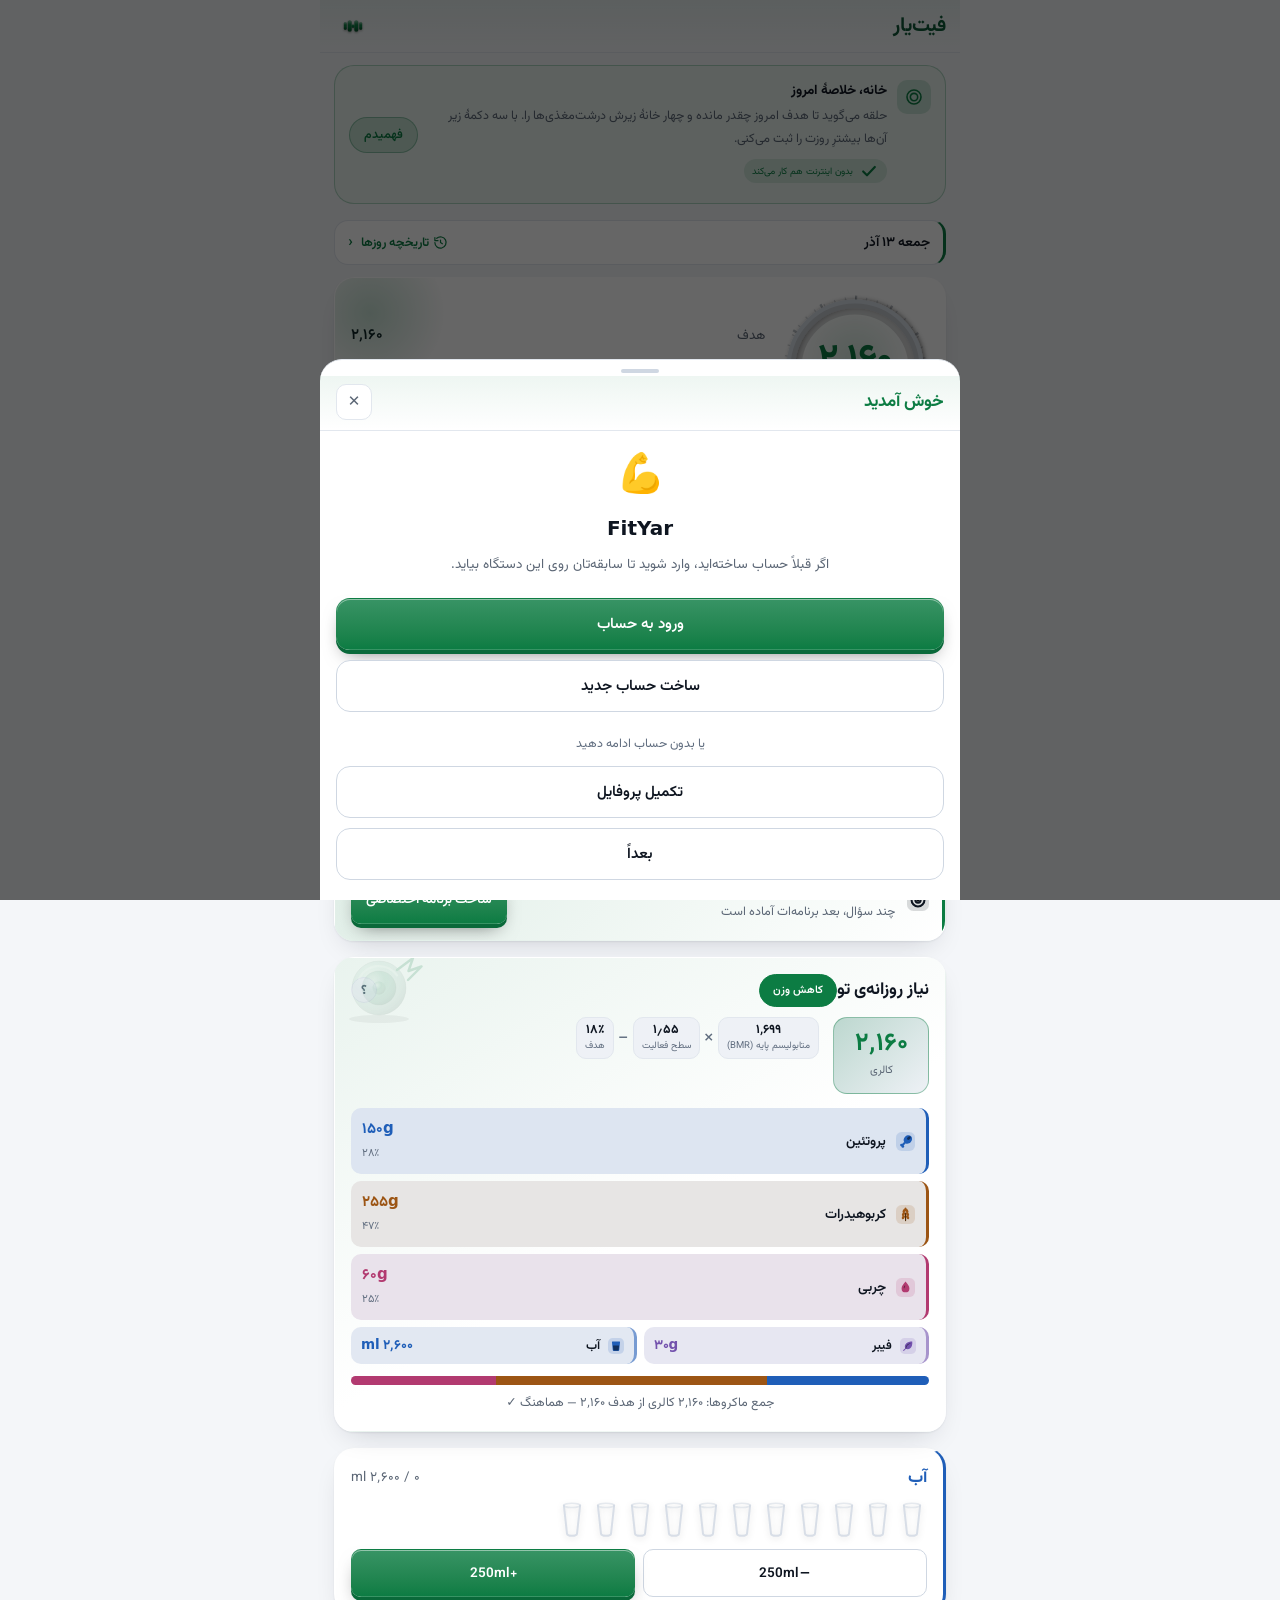
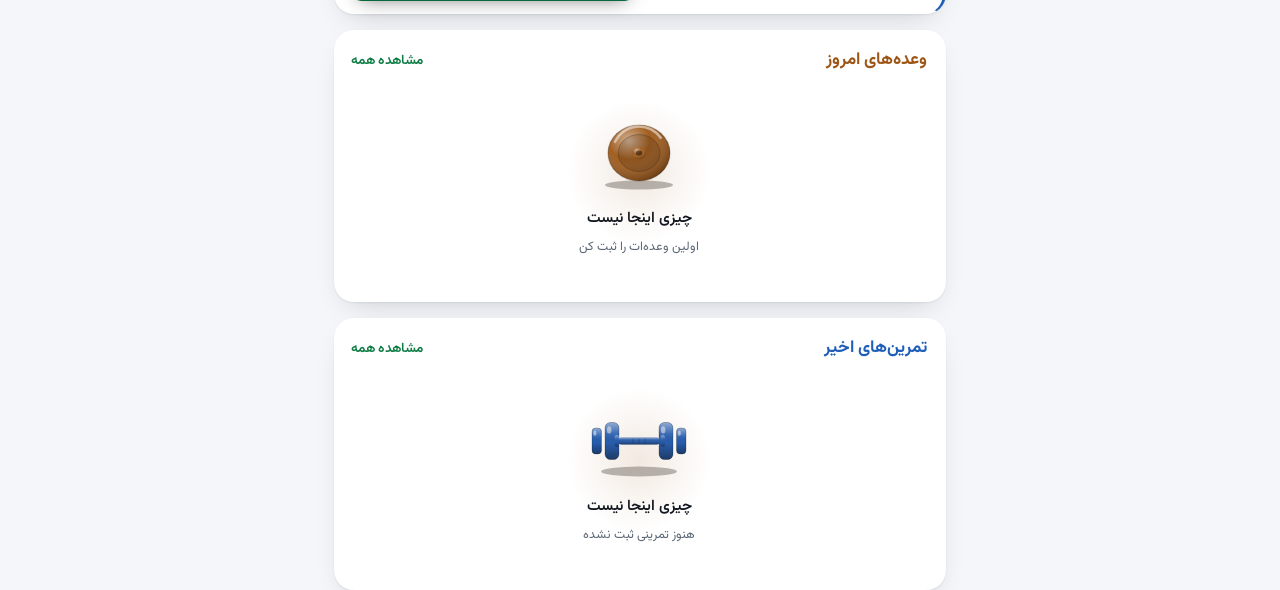
<file: index.html>
<!DOCTYPE html>
<html lang="fa" dir="rtl">
<head>
<meta charset="utf-8">
<meta http-equiv="Content-Security-Policy" content="
  default-src 'self';
  script-src 'self';
  style-src 'self' 'unsafe-inline';
  img-src 'self' blob: data:;
  font-src 'self';
  connect-src 'self' https: http://localhost:* http://127.0.0.1:*;
  media-src 'self' blob:;
  object-src 'none';
  base-uri 'self';
  form-action 'none';
  manifest-src 'self';
">
<meta name="viewport" content="width=device-width, initial-scale=1, viewport-fit=cover, maximum-scale=1, user-scalable=no">
<title>FitYar</title>
<meta name="description" content="Private nutrition &amp; training tracker">
<meta name="theme-color" content="#0b0d10">
<meta name="mobile-web-app-capable" content="yes">
<meta name="apple-mobile-web-app-capable" content="yes">
<meta name="apple-mobile-web-app-status-bar-style" content="black-translucent">
<meta name="apple-mobile-web-app-title" content="FitYar">
<link rel="manifest" href="./manifest.webmanifest">
<link rel="apple-touch-icon" href="./icons/icon-180.png">
<link rel="icon" href="./icons/icon-192.png">
<link rel="preload" href="./fonts/vazirmatn-400.woff2" as="font" type="font/woff2" crossorigin>
<link rel="stylesheet" href="./css/app.css">
</head>
<body>

<div id="app">

  <!-- ══════════ TOP BAR ══════════ -->
  <header id="topbar">
    <button class="tb-btn" id="tb-back" hidden aria-label="back">
      <svg viewBox="0 0 24 24" class="ico"><path d="M15 5l-7 7 7 7"/></svg>
    </button>
    <h1 id="tb-title">FitYar</h1>
    <span id="tb-mark" aria-hidden="true" hidden></span>
    <div class="tb-right">
      <button class="tb-btn" id="tb-action" hidden></button>
    </div>
  </header>

  <main id="main">

    <!-- ══════════ HOME ══════════ -->
    <section class="screen" id="screen-home">
      <div class="today-bar">
        <span id="today-label"></span>
        <button class="link" id="home-history">
          <svg viewBox="0 0 24 24" class="ico sm"><path d="M3 12a9 9 0 1 0 3-6.7M3 4v5h5"/><path d="M12 8v4l3 2"/></svg>
          <span data-i18n="dayHistory">تاریخچه روزها</span>
          <b id="history-count"></b>
          <i class="sh-arrow">›</i>
        </button>
      </div>

      <div class="card ring-card">
        <div class="ring-wrap">
          <svg class="ring" viewBox="0 0 120 120">
            <defs>
              <linearGradient id="ring-grad" x1="0" y1="0" x2="1" y2="1">
                <stop offset="0%" stop-color="var(--ring-a)"/>
                <stop offset="100%" stop-color="var(--ring-b)"/>
              </linearGradient>
              <filter id="ring-inner" x="-20%" y="-20%" width="140%" height="140%">
                <feDropShadow dx="0" dy="1.5" stdDeviation="1.6" flood-opacity=".45"/>
              </filter>
            </defs>
            <circle class="ring-tick minor" cx="60" cy="60" r="56.5"/>
            <circle class="ring-tick major" cx="60" cy="60" r="56.0"/>
            <circle class="ring-bg" cx="60" cy="60" r="52" filter="url(#ring-inner)"/>
            <circle class="ring-groove" cx="60" cy="60" r="47.8"/>
            <circle class="ring-cast ring-arc" cx="60" cy="60" r="52"/>
            <circle class="ring-fg ring-arc" id="kcal-ring" cx="60" cy="60" r="52"/>
            <circle class="ring-lit ring-arc" cx="60" cy="60" r="54.3"/>
            <circle class="ring-dark ring-arc" cx="60" cy="60" r="49.6"/>
          </svg>
          <div class="ring-center">
            <b id="kcal-left">0</b>
            <span data-i18n="kcalLeft">کالری باقی‌مانده</span>
          </div>
        </div>
        <div class="ring-side">
          <div class="rs-row"><span data-i18n="goal">هدف</span><b id="kcal-goal">0</b></div>
          <div class="rs-row"><span data-i18n="eaten">خورده</span><b id="kcal-eaten">0</b></div>
          <div class="rs-row"><span data-i18n="burned">سوزانده</span><b id="kcal-burned">0</b></div>
        </div>
      </div>

      <div class="card">
        <div class="macro-grid" id="macro-grid"></div>
      </div>

      <div class="quick-row">
        <button class="quick" id="q-photo">
          <svg viewBox="0 0 24 24" class="ico"><path d="M3 8h3l2-3h8l2 3h3v11H3z"/><circle cx="12" cy="13" r="3.5"/></svg>
          <span data-i18n="scanMeal">اسکن غذا</span>
        </button>
        <button class="quick" id="q-food">
          <svg viewBox="0 0 24 24" class="ico"><path d="M12 5v14M5 12h14"/></svg>
          <span data-i18n="addFood">افزودن غذا</span>
        </button>
        <button class="quick" id="q-train">
          <svg viewBox="0 0 24 24" class="ico"><path d="M4 9v6M7 7v10M17 7v10M20 9v6M7 12h10"/></svg>
          <span data-i18n="startWorkout">شروع تمرین</span>
        </button>
      </div>
      <div class="quick-row tools-row">
        <button class="quick" id="open-ask">
          <svg viewBox="0 0 24 24" class="ico"><path d="M20 15a3 3 0 01-3 3H8l-4 3V6a3 3 0 013-3h10a3 3 0 013 3z"/></svg>
          <span data-i18n="askTitle">بپرس</span>
          <em class="q-note"></em>
        </button>
        <button class="quick" id="open-compare">
          <svg viewBox="0 0 24 24" class="ico"><path d="M4 8h13l-3-3M20 16H7l3 3"/></svg>
          <span data-i18n="cmpShort">مقایسه</span>
          <em class="q-note"></em>
        </button>
        <button class="quick" id="home-protein">
          <svg viewBox="0 0 24 24" class="ico"><path d="M5 11h14a5 5 0 01-5 5h-4a5 5 0 01-5-5zM5 19h14"/><path d="M9 8c0-2 3-2 3-4"/></svg>
          <span data-i18n="protein">پروتئین</span>
          <em class="q-note"></em>
        </button>
      </div>

      <div id="home-today"></div>
      <div id="home-targets"></div>


      <div class="card" id="home-water-card">
        <div class="card-head">
          <h3 data-i18n="water">آب</h3>
          <span class="muted" id="water-sum">0 / 0</span>
        </div>
        <div class="water-row" id="water-cups"></div>
        <div class="btn-row">
          <button class="btn ghost sm" id="water-minus">−250ml</button>
          <button class="btn sm" id="water-plus">+250ml</button>
        </div>
      </div>

      <div class="card" style="--cardc:var(--orange)">
        <div class="card-head">
          <h3 data-i18n="todayMeals">وعده‌های امروز</h3>
          <button class="link" id="go-diary" data-i18n="seeAll">مشاهده همه</button>
        </div>
        <div id="home-meals" class="mini-list"></div>
      </div>

      <div class="card" style="--cardc:var(--blue)">
        <div class="card-head">
          <h3 data-i18n="recentWorkouts">تمرین‌های اخیر</h3>
          <button class="link" id="go-train" data-i18n="seeAll">مشاهده همه</button>
        </div>
        <div id="home-workouts" class="mini-list"></div>
      </div>
    </section>

    <!-- ══════════ DIARY ══════════ -->
    <section class="screen" id="screen-diary" hidden>
      <div class="date-nav">
        <button class="tb-btn" id="d-prev"><svg viewBox="0 0 24 24" class="ico flip"><path d="M15 5l-7 7 7 7"/></svg></button>
        <button class="date-label" id="d-label"></button>
        <button class="tb-btn" id="d-next"><svg viewBox="0 0 24 24" class="ico flip"><path d="M9 5l7 7-7 7"/></svg></button>
        <button class="tb-btn" id="d-history" aria-label="history">
          <svg viewBox="0 0 24 24" class="ico"><path d="M3 12a9 9 0 1 0 3-6.7M3 4v5h5"/><path d="M12 8v4l3 2"/></svg>
        </button>
      </div>

      <div class="card summary-bar">
        <div data-metric="kcal"><b id="dsum-kcal">0</b><span data-i18n="kcal">کالری</span></div>
        <div data-metric="protein"><b id="dsum-p">0g</b><span data-i18n="protein">پروتئین</span></div>
        <div data-metric="carbs"><b id="dsum-c">0g</b><span data-i18n="carbs">کربوهیدرات</span></div>
        <div data-metric="fat"><b id="dsum-f">0g</b><span data-i18n="fat">چربی</span></div>
      </div>

      <div class="btn-row" id="diary-quick"></div>
      <div id="diary-meals"></div>
      <div id="diary-close"></div>

      <div class="card">
        <div class="card-head"><h3 data-i18n="dailyNote">یادداشت روز</h3></div>
        <textarea id="day-note" class="input" rows="2" placeholder="…"></textarea>
      </div>
      <div class="spacer"></div>
    </section>

    <!-- ══════════ TRAIN ══════════ -->
    <section class="screen" id="screen-train" hidden>
      <div class="seg" id="train-seg">
        <button class="seg-btn active" data-tab="routines" data-i18n="routines">برنامه‌ها</button>
        <button class="seg-btn" data-tab="history" data-i18n="history">تاریخچه</button>
        <button class="seg-btn" data-tab="exercises" data-i18n="exercises">حرکات</button>
      </div>

      <div id="tab-routines">
        <div id="train-smart"></div>
        <button class="wizard-cta" id="open-wizard">
          <span class="wc-glow"></span>
          <span class="wc-ico" data-glyph="target"></span>
          <span class="wc-txt">
            <b data-i18n="startWizard">ساخت برنامه اختصاصی</b>
            <span data-i18n="wizardSub">چند سؤال، بعد برنامه‌ات آماده است</span>
          </span>
          <span class="wc-arrow">›</span>
        </button>
        <button class="btn big" id="start-empty">
          <svg viewBox="0 0 24 24" class="ico"><path d="M12 5v14M5 12h14"/></svg>
          <span data-i18n="startEmptyWorkout">شروع تمرین خالی</span>
        </button>
        <div class="card-head pad">
          <h3 data-i18n="myRoutines">برنامه‌های من</h3>
          <div style="display:flex;gap:10px;align-items:center">
            <button class="link" id="open-plate" data-i18n="plateCalc">ماشین‌حساب وزنه</button>
            <button class="link" id="new-routine" data-i18n="new">جدید</button>
          </div>
        </div>
        <div id="routine-list" class="list"></div>
        <div class="card-head pad"><h3 data-i18n="templates">الگوهای آماده</h3></div>
        <div id="template-list" class="list"></div>
      </div>

      <div id="tab-history" hidden>
        <div class="card summary-bar">
          <div><b id="h-count">0</b><span data-i18n="workouts">تمرین</span></div>
          <div><b id="h-vol">0</b><span data-i18n="totalVolume">حجم کل</span></div>
          <div><b id="h-time">0</b><span data-i18n="totalTime">زمان کل</span></div>
        </div>
        <div class="card" id="train-calendar"></div>
        <div id="workout-history" class="list"></div>
      </div>

      <div id="tab-exercises" hidden>
        <div class="search-row">
          <input class="input" id="ex-search" placeholder="جستجو…" data-i18n-ph="search">
          <button class="btn ghost sm" id="add-exercise" data-i18n="new">جدید</button>
        </div>
        <div id="ex-body"></div>
        <div class="chips" id="ex-filters"></div>
        <div id="exercise-list" class="list"></div>
      </div>
      <div class="spacer"></div>
    </section>

    <!-- ══════════ PROGRESS ══════════ -->
    <section class="screen" id="screen-progress" hidden>
      <div class="btn-row" style="margin-bottom:12px">
        <button class="btn big" id="open-weekcard">
          <svg viewBox="0 0 24 24" class="ico"><path d="M4 4h16v16H4z"/><path d="M8 15v-4M12 15V8M16 15v-6"/></svg>
          <span data-i18n="weekCard">کارت هفته</span>
        </button>
        <button class="btn big" id="open-story">
          <svg viewBox="0 0 24 24" class="ico"><rect x="5" y="2.5" width="14" height="19" rx="3"/><circle cx="12" cy="10" r="3.2"/><path d="M8 17.5h8"/></svg>
          <span data-i18n="storyCard">کارت استوری</span>
        </button>
      </div>
      <div id="rank-card"></div>
      <div class="seg" id="prog-seg">
        <button class="seg-btn active" data-tab="body" data-i18n="body">بدن</button>
        <button class="seg-btn" data-tab="nutri" data-i18n="nutrition">تغذیه</button>
        <button class="seg-btn" data-tab="strength" data-i18n="strength">قدرت</button>
        <button class="seg-btn" data-tab="reports" data-i18n="foodHistory">تاریخچه تغذیه</button>
      </div>

      <div id="ptab-body">
        <div id="week-review"></div>
        <div class="card">
          <div class="card-head">
            <h3 data-i18n="weight">وزن</h3>
            <button class="link" id="log-weight" data-i18n="log">ثبت</button>
          </div>
          <div id="weight-range"></div>
          <div id="weight-chart" class="chart"></div>
          <div class="stat-row" id="weight-stats"></div>
        </div>
        <div class="card">
          <div class="card-head">
            <h3 data-i18n="journey">مسیر بدن</h3>
          </div>
          <div id="body-timeline"></div>
        </div>
        <div class="card">
          <div class="card-head">
            <h3 data-i18n="bodyPhotos">عکس‌های پیشرفت</h3>
          </div>
          <div id="photo-host"></div>
        </div>
        <div class="card">
          <div class="card-head">
            <h3 data-i18n="measurements">اندازه‌ها</h3>
            <button class="link" id="log-measure" data-i18n="log">ثبت</button>
          </div>
          <div id="measure-list" class="mini-list"></div>
        </div>
      </div>

      <div id="ptab-nutri" hidden>
        <div class="card">
          <div class="card-head"><h3 data-i18n="calories14">کالری روزانه</h3></div>
          <div id="kcal-chart" class="chart"></div>
          <p class="chart-note" id="kcal-note"></p>
        </div>
        <div class="card">
          <div class="card-head"><h3 data-i18n="macroAvg">میانگین درشت‌مغذی‌ها</h3></div>
          <div id="macro-chart" class="chart"></div>
          <div class="stat-row" id="nutri-stats"></div>
        </div>
      </div>

      <div id="ptab-reports" hidden></div>

      <div id="ptab-strength" hidden>
        <div class="card">
          <div class="card-head"><h3 data-i18n="weeklyVolume">حجم هفتگی</h3></div>
          <div id="volume-chart" class="chart"></div>
        </div>
        <div class="card">
          <div class="card-head"><h3 data-i18n="records">رکوردها</h3></div>
          <div id="pr-list" class="mini-list"></div>
        </div>
      </div>
      <div class="spacer"></div>
    </section>

    <!-- ══════════ GLOBE — the app as a planet ══════════ -->
    <section class="screen" id="screen-globe" hidden>
      <div id="globe-body"></div>
      <div class="spacer"></div>
    </section>

    <!-- ══════════ CHAT ══════════ -->
    <section class="screen" id="screen-chat" hidden>
      <div id="chat-host"></div>
    </section>

    <!-- ══════════ MORE ══════════ -->
    <section class="screen" id="screen-more" hidden>
      <div class="card profile-card" id="profile-card">
        <div class="avatar" id="avatar">?</div>
        <div>
          <b id="profile-name">—</b>
          <span class="muted" id="profile-sub">—</span>
        </div>
        <button class="btn ghost sm" id="edit-profile" data-i18n="edit">ویرایش</button>
      </div>
      <div class="pstats" id="profile-stats" hidden></div>

      <h4 class="more-group" data-i18n="moreGroupPlan">برنامه</h4>
      <button class="row-btn" id="open-schedule" style="--rowc:var(--blue)">
        <svg viewBox="0 0 24 24" class="ico"><rect x="4" y="5" width="16" height="16" rx="3"/><path d="M4 10h16M9 3v4M15 3v4"/></svg>
        <span data-i18n="weekSchedule">برنامه‌ی هفته</span>
      </button>

      <h4 class="more-group" data-i18n="moreGroupYou">تو و غذایت</h4>
      <button class="row-btn" id="open-goals" style="--rowc:var(--orange)">
        <svg viewBox="0 0 24 24" class="ico"><circle cx="12" cy="12" r="8"/><circle cx="12" cy="12" r="3"/></svg>
        <span data-i18n="goalsCalories">اهداف و کالری</span>
      </button>
      <button class="row-btn" id="open-myfoods" style="--rowc:var(--teal)">
        <svg viewBox="0 0 24 24" class="ico"><path d="M5 4v16M5 4h9a4 4 0 010 8H5"/></svg>
        <span data-i18n="myFoods">غذاهای من</span>
      </button>

      <h4 class="more-group" data-i18n="moreGroupApp">اپ</h4>
      <button class="row-btn" id="open-reminders" style="--rowc:var(--acc)">
        <svg viewBox="0 0 24 24" class="ico"><path d="M18 8a6 6 0 0 0-12 0c0 7-3 8-3 8h18s-3-1-3-8"/><path d="M13.7 21a2 2 0 0 1-3.4 0"/></svg>
        <span data-i18n="reminders">یادآورها</span>
      </button>
      <button class="row-btn" id="open-prefs" style="--rowc:var(--pink)">
        <svg viewBox="0 0 24 24" class="ico"><circle cx="12" cy="12" r="3"/><path d="M12 3v3M12 18v3M3 12h3M18 12h3M5.6 5.6l2.1 2.1M16.3 16.3l2.1 2.1M18.4 5.6l-2.1 2.1M7.7 16.3l-2.1 2.1"/></svg>
        <span data-i18n="preferences">تنظیمات کلی</span>
      </button>
      <button class="row-btn" id="open-account" style="--rowc:var(--acc)">
        <svg viewBox="0 0 24 24" class="ico"><circle cx="12" cy="8" r="3.6"/><path d="M4.5 20a7.5 7.5 0 0 1 15 0"/></svg>
        <span data-i18n="account">حساب کاربری</span>
      </button>
      <button class="row-btn" id="open-backup" style="--rowc:var(--indigo)">
        <svg viewBox="0 0 24 24" class="ico"><path d="M12 16V4M8 8l4-4 4 4M4 20h16"/></svg>
        <span data-i18n="backupRestore">پشتیبان‌گیری و بازیابی</span>
      </button>
      <button class="row-btn" id="open-guides" style="--rowc:var(--cyan,var(--blue))">
        <svg viewBox="0 0 24 24" class="ico"><path d="M5 4v16M5 4h9a4 4 0 010 8H5"/><path d="M12 20h7"/></svg>
        <span data-i18n="showGuidesAgain">نمایش دوبارهٔ راهنماها</span>
      </button>
      <button class="row-btn" id="open-about" style="--rowc:var(--tx2)">
        <svg viewBox="0 0 24 24" class="ico"><circle cx="12" cy="12" r="9"/><path d="M12 11v5M12 8h.01"/></svg>
        <span data-i18n="about">درباره</span>
      </button>

      <div class="spacer"></div>
    </section>

    <!-- ══════════ TRAINING PROGRAM (wizard output) ══════════ -->
    <section class="screen" id="screen-program" hidden>
      <div id="program-body"></div>
      <div class="spacer"></div>
    </section>

    <!-- ══════════ DAY REPORTS ══════════ -->
    <section class="screen" id="screen-reports" hidden>
      <div id="reports-body"></div>
      <div class="spacer"></div>
    </section>

    <!-- ══════════ AI PLAN ══════════ -->
    <section class="screen" id="screen-plan" hidden>
      <div id="plan-body"></div>
      <div class="spacer"></div>
    </section>

  </main>

  <!-- ══════════ ACTIVE WORKOUT (full overlay) ══════════ -->
  <div id="session" hidden>
    <header id="s-top">
      <button class="tb-btn" id="s-min"><svg viewBox="0 0 24 24" class="ico"><path d="M6 15l6-6 6 6"/></svg></button>
      <div class="s-timer"><b id="s-time">00:00</b><span id="s-name">Workout</span></div>
      <button class="btn sm" id="s-finish" data-i18n="finish">پایان</button>
    </header>
    <div id="s-stats" class="s-stats"></div>
    <div id="s-body"></div>
    <div class="s-actions">
      <button class="btn ghost" id="s-add-ex" data-i18n="addExercise">افزودن حرکت</button>
      <button class="btn danger ghost" id="s-cancel" data-i18n="cancelWorkout">لغو تمرین</button>
    </div>
    <div class="spacer"></div>
  </div>

  <!-- mini bar when session minimized -->
  <div id="mini-session" hidden>
    <span class="pulse"></span>
    <b id="mini-time">00:00</b>
    <span id="mini-name">Workout</span>
    <button class="btn sm" id="mini-open" data-i18n="resume">ادامه</button>
  </div>

  <!-- rest timer -->
  <div id="rest-bar" hidden>
    <button class="rest-btn" id="rest-minus">−15</button>
    <div class="rest-mid"><b id="rest-time">0:00</b><div class="rest-track"><i id="rest-fill"></i></div></div>
    <button class="rest-btn" id="rest-plus">+15</button>
    <button class="rest-btn x" id="rest-skip">✕</button>
  </div>

  <!-- ══════════ BOTTOM NAV ══════════ -->
  <nav id="tabbar">
    <i id="tab-ind" aria-hidden="true"></i>
    <button class="tab active" data-screen="home">
      <svg viewBox="0 0 24 24" class="ico ico-line"><path d="M4 11l8-7 8 7v8a1 1 0 01-1 1h-4v-6H9v6H5a1 1 0 01-1-1z"/></svg>
      <svg viewBox="0 0 24 24" class="ico ico-solid"><path d="M4 11l8-7 8 7v8a1 1 0 01-1 1h-4v-6H9v6H5a1 1 0 01-1-1z"/></svg>
      <span data-i18n="navHome">خانه</span>
    </button>
    <button class="tab" data-screen="diary">
      <svg viewBox="0 0 24 24" class="ico ico-line"><path d="M6 3h9l5 5v13H6z"/><path d="M9 12h8M9 16h5"/></svg>
      <svg viewBox="0 0 24 24" class="ico ico-solid"><path fill-rule="evenodd" d="M6 3h9l5 5v13H6zM9.3 11.2h7.4a.9.9 0 010 1.8H9.3a.9.9 0 010-1.8zM9.3 15.2h4.6a.9.9 0 010 1.8H9.3a.9.9 0 010-1.8z"/></svg>
      <span data-i18n="navDiary">تغذیه</span>
    </button>
    <button class="tab" data-screen="train">
      <svg viewBox="0 0 24 24" class="ico ico-line"><path d="M4 9v6M7 7v10M17 7v10M20 9v6M7 12h10"/></svg>
      <svg viewBox="0 0 24 24" class="ico ico-solid"><rect x="2.3" y="8.4" width="3" height="7.2" rx="1.2"/><rect x="18.7" y="8.4" width="3" height="7.2" rx="1.2"/><rect x="5.8" y="6.3" width="3.1" height="11.4" rx="1.3"/><rect x="15.1" y="6.3" width="3.1" height="11.4" rx="1.3"/><rect x="8.4" y="10.6" width="7.2" height="2.8" rx="1.1"/></svg>
      <span data-i18n="navTrain">تمرین</span>
    </button>
    <button class="tab" data-screen="progress">
      <svg viewBox="0 0 24 24" class="ico ico-line"><path d="M4 19V9M10 19V5M16 19v-7M22 19H2"/></svg>
      <svg viewBox="0 0 24 24" class="ico ico-solid"><rect x="2.6" y="8.4" width="3.4" height="9.4" rx="1.4"/><rect x="8.6" y="4.4" width="3.4" height="13.4" rx="1.4"/><rect x="14.6" y="11.4" width="3.4" height="6.4" rx="1.4"/><rect x="2" y="18.1" width="20" height="2.6" rx="1.3"/></svg>
      <span data-i18n="navProgress">پیشرفت</span>
    </button>
    <button class="tab" data-screen="globe">
      <svg viewBox="0 0 24 24" class="ico ico-line"><circle cx="12" cy="12" r="9"/><path d="M3 12h18M12 3c3.5 3.8 3.5 14.2 0 18M12 3c-3.5 3.8-3.5 14.2 0 18"/></svg>
      <svg viewBox="0 0 24 24" class="ico ico-solid"><path d="M12 2.6A9.4 9.4 0 1 0 12 21.4A9.4 9.4 0 1 0 12 2.6zM3.4 10.2h6.2M14.4 10.2h6.2M12 2.7c3.4 3.6 3.4 15 0 18.6M12 2.7c-3.4 3.6-3.4 15 0 18.6M4.5 16.5h15" fill-rule="evenodd" clip-rule="evenodd" style="stroke:none"/><circle cx="15.5" cy="8.5" r="1.3" fill="#fff" opacity=".9"/><circle cx="8.5" cy="14.5" r="1.1" fill="#fff" opacity=".9"/></svg>
      <span data-i18n="navGlobe">کره</span>
    </button>
    <button class="tab" data-screen="chat">
      <svg viewBox="0 0 24 24" class="ico ico-line"><path d="M20 15a3 3 0 01-3 3H8l-4 3V6a3 3 0 013-3h10a3 3 0 013 3z"/></svg>
      <svg viewBox="0 0 24 24" class="ico ico-solid"><path d="M20 15a3 3 0 01-3 3H8l-4 3V6a3 3 0 013-3h10a3 3 0 013 3z"/></svg>
      <span data-i18n="navChat">چت</span>
    </button>
    <button class="tab" data-screen="more">
      <svg viewBox="0 0 24 24" class="ico ico-line"><circle cx="6" cy="12" r="1.6"/><circle cx="12" cy="12" r="1.6"/><circle cx="18" cy="12" r="1.6"/></svg>
      <svg viewBox="0 0 24 24" class="ico ico-solid"><circle cx="6" cy="12" r="2"/><circle cx="12" cy="12" r="2"/><circle cx="18" cy="12" r="2"/></svg>
      <span data-i18n="navMore">بیشتر</span>
    </button>
  </nav>

  <!-- ══════════ SHEET / MODAL HOST ══════════ -->
  <div id="scrim" hidden></div>
  <div id="sheet" hidden>
    <div class="sheet-grab"></div>
    <div class="sheet-head">
      <h3 id="sheet-title"></h3>
      <button class="tb-btn" id="sheet-close">✕</button>
    </div>
    <div id="sheet-body"></div>
  </div>

  <div id="toast-host"></div>
  <div id="loader" hidden><div class="spin"></div><span id="loader-text"></span></div>
</div>

<input type="file" id="file-photo" accept="image/*" capture="environment" hidden>
<input type="file" id="file-import" accept="application/json,.json" hidden>
<input type="file" id="file-body-photo" accept="image/*" capture="environment" hidden>

<!-- Boot watchdog: never leave the user staring at a blank page. -->
<div id="boot-fail" hidden style="position:fixed;inset:0;z-index:200;background:#0b0d10;color:#e9edf2;
     padding:32px 22px;font:15px/1.9 'Segoe UI',Tahoma,system-ui,sans-serif;overflow:auto">
  <h2 style="font-size:19px;margin:0 0 10px">اپ بالا نیامد / App failed to start</h2>
  <p id="boot-fail-msg" style="color:#9aa5b4;margin:0 0 18px"></p>
  <pre id="boot-fail-detail" style="white-space:pre-wrap;word-break:break-word;background:#161b22;
       border:1px solid #252c36;border-radius:12px;padding:12px;font-size:12px;color:#ff6b6b;direction:ltr"></pre>
  <button onclick="location.reload()" style="margin-top:16px;background:#3ddc84;color:#07130c;border:0;
          border-radius:12px;padding:13px 20px;font:600 15px inherit;width:100%">تلاش مجدد / Reload</button>
  <button id="boot-fail-reset" style="margin-top:10px;background:transparent;color:#ff6b6b;
          border:1px solid #3a2b2b;border-radius:12px;padding:13px 20px;font:15px inherit;width:100%">
    پاک کردن کش و تلاش مجدد / Clear cache &amp; reload</button>
</div>

<script src="./js/boot.js"></script>

<script type="module" src="./js/app.js"></script>
<script src="./js/boot-check.js"></script>
</body>
</html>
</file>
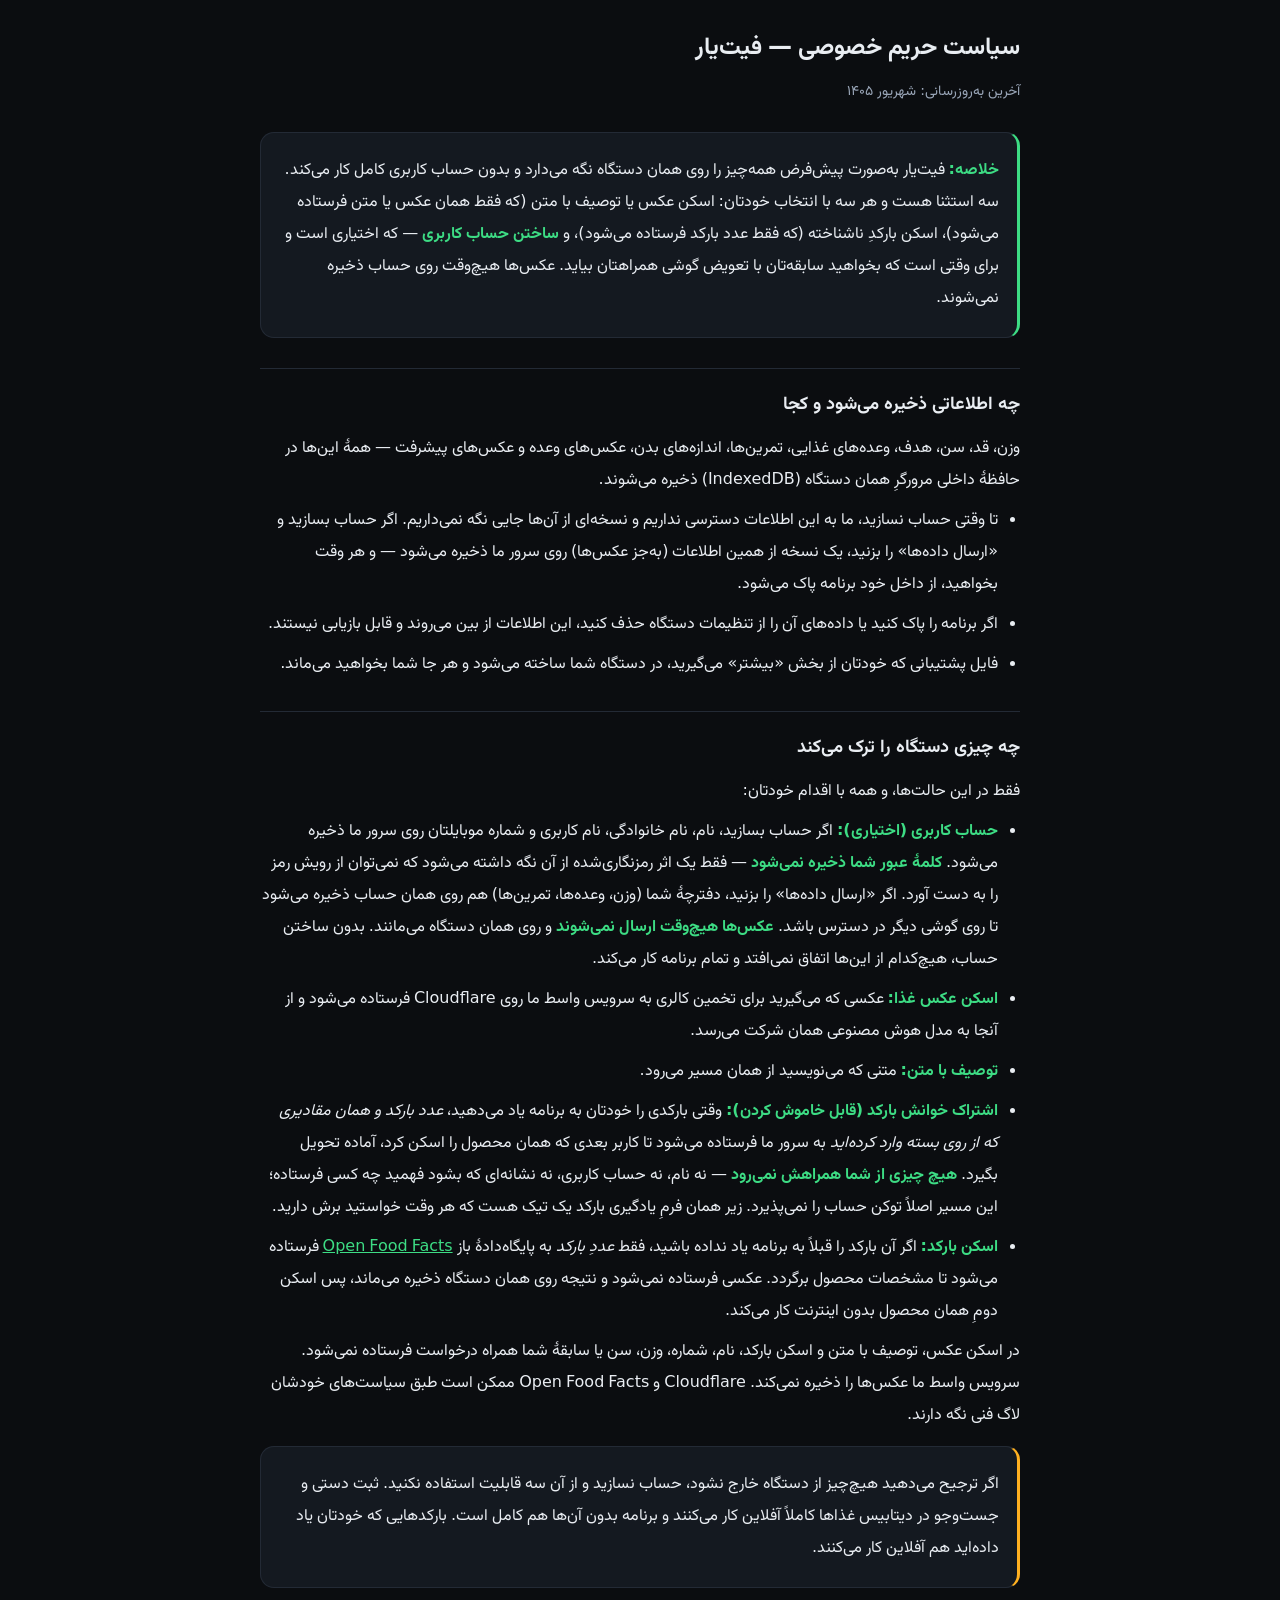
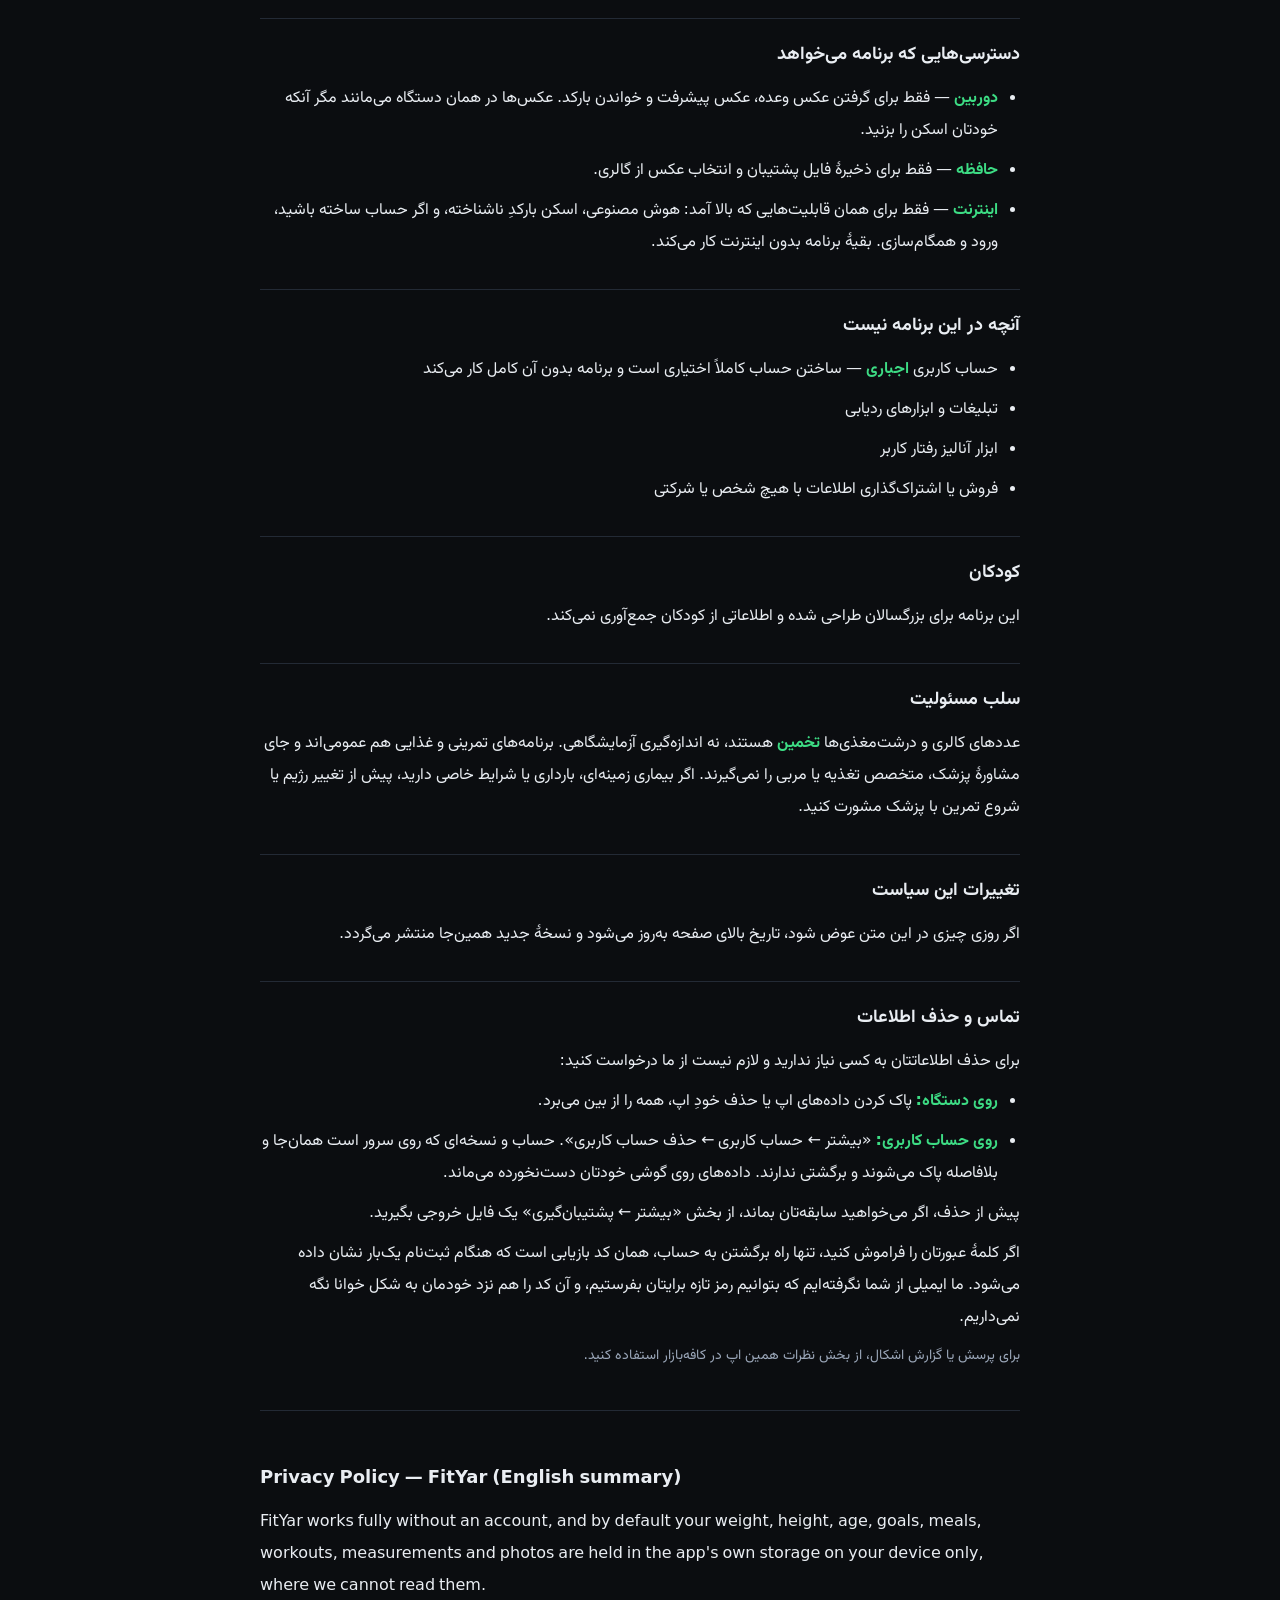
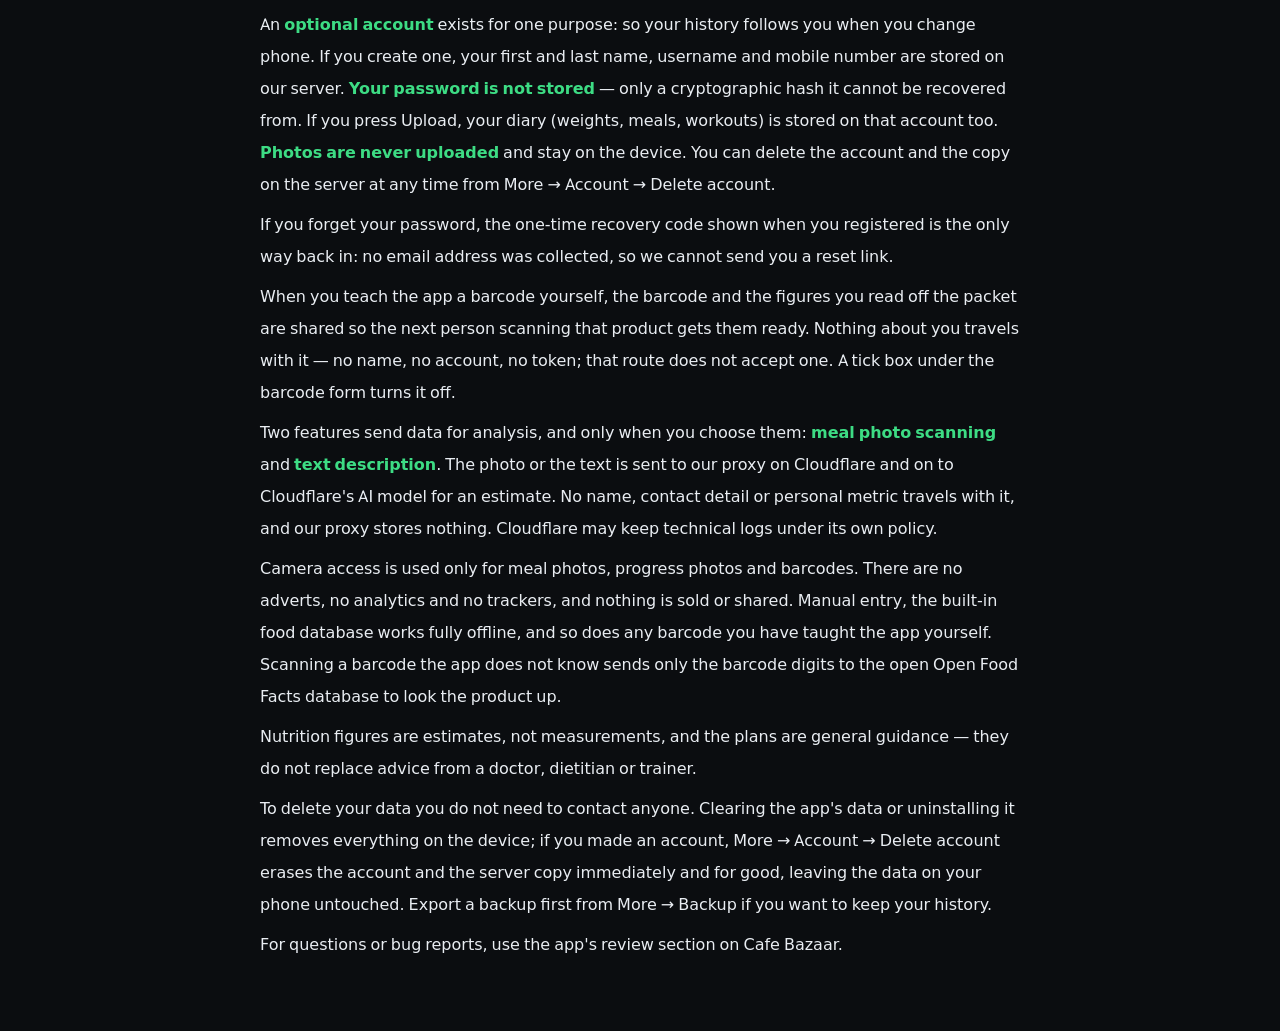
<file: privacy.html>
<!DOCTYPE html>
<html lang="fa" dir="rtl">
<head>
<meta charset="utf-8">
<meta name="viewport" content="width=device-width, initial-scale=1">
<title>حریم خصوصی — فیت‌یار</title>
<style>
  @font-face{font-family:Vazirmatn;src:url(./fonts/vazirmatn-400.woff2)format("woff2");font-weight:400;font-display:swap}
  @font-face{font-family:Vazirmatn;src:url(./fonts/vazirmatn-700.woff2)format("woff2");font-weight:700;font-display:swap}
  :root{--bg:#0b0d10;--card:#141920;--line:#232a35;--tx:#e9edf2;--tx2:#9aa6b8;--acc:#3ddc84;--warn:#ffb020}
  *{box-sizing:border-box}
  body{margin:0;background:var(--bg);color:var(--tx);
       font:16px/2 Vazirmatn,Tahoma,system-ui,sans-serif;padding:24px 18px 60px}
  main{max-width:760px;margin:0 auto}
  h1{font-size:24px;margin:0 0 6px}
  .sub{color:var(--tx2);font-size:14px;margin:0 0 26px}
  h2{font-size:18px;margin:30px 0 10px;padding-top:18px;border-top:1px solid var(--line)}
  p,li{color:var(--tx);margin:8px 0}
  .muted{color:var(--tx2);font-size:14px}
  ul{padding-inline-start:22px;margin:8px 0}
  .card{background:var(--card);border:1px solid var(--line);border-radius:14px;padding:14px 18px;margin:14px 0}
  .key{border-inline-start:3px solid var(--acc)}
  .flag{border-inline-start:3px solid var(--warn)}
  b{color:var(--acc)}
  .en{direction:ltr;text-align:left;margin-top:40px;padding-top:20px;border-top:1px solid var(--line)}
  .en h2{border:0;padding:0}
  a{color:var(--acc)}
  code{background:#0b0d10;border:1px solid var(--line);border-radius:6px;padding:1px 6px;font-size:14px;direction:ltr;display:inline-block}
</style>
</head>
<body>
<main>

<h1>سیاست حریم خصوصی — فیت‌یار</h1>
<p class="sub">آخرین به‌روزرسانی: شهریور ۱۴۰۵</p>

<div class="card key">
  <p><b>خلاصه:</b> فیت‌یار به‌صورت پیش‌فرض همه‌چیز را روی همان دستگاه نگه می‌دارد و
  بدون حساب کاربری کامل کار می‌کند. سه استثنا هست و هر سه با انتخاب خودتان:
  اسکن عکس یا توصیف با متن (که فقط همان عکس یا متن فرستاده می‌شود)، اسکن بارکدِ
  ناشناخته (که فقط عدد بارکد فرستاده می‌شود)، و <b>ساختن حساب کاربری</b> — که
  اختیاری است و برای وقتی است که بخواهید سابقه‌تان با تعویض گوشی همراهتان بیاید.
  عکس‌ها هیچ‌وقت روی حساب ذخیره نمی‌شوند.</p>
</div>

<h2>چه اطلاعاتی ذخیره می‌شود و کجا</h2>
<p>وزن، قد، سن، هدف، وعده‌های غذایی، تمرین‌ها، اندازه‌های بدن، عکس‌های وعده و عکس‌های پیشرفت —
همهٔ این‌ها در حافظهٔ داخلی مرورگرِ همان دستگاه (IndexedDB) ذخیره می‌شوند.</p>
<ul>
  <li>تا وقتی حساب نسازید، ما به این اطلاعات دسترسی نداریم و نسخه‌ای از آن‌ها
      جایی نگه نمی‌داریم. اگر حساب بسازید و «ارسال داده‌ها» را بزنید، یک نسخه از
      همین اطلاعات (به‌جز عکس‌ها) روی سرور ما ذخیره می‌شود — و هر وقت بخواهید،
      از داخل خود برنامه پاک می‌شود.</li>
  <li>اگر برنامه را پاک کنید یا داده‌های آن را از تنظیمات دستگاه حذف کنید، این اطلاعات از بین می‌روند و قابل بازیابی نیستند.</li>
  <li>فایل پشتیبانی که خودتان از بخش «بیشتر» می‌گیرید، در دستگاه شما ساخته می‌شود و هر جا شما بخواهید می‌ماند.</li>
</ul>

<h2>چه چیزی دستگاه را ترک می‌کند</h2>
<p>فقط در این حالت‌ها، و همه با اقدام خودتان:</p>
<ul>
  <li><b>حساب کاربری (اختیاری):</b> اگر حساب بسازید، نام، نام خانوادگی، نام کاربری
      و شماره موبایلتان روی سرور ما ذخیره می‌شود. <b>کلمهٔ عبور شما ذخیره نمی‌شود</b> —
      فقط یک اثر رمزنگاری‌شده از آن نگه داشته می‌شود که نمی‌توان از رویش رمز را
      به دست آورد. اگر «ارسال داده‌ها» را بزنید، دفترچهٔ شما (وزن، وعده‌ها،
      تمرین‌ها) هم روی همان حساب ذخیره می‌شود تا روی گوشی دیگر در دسترس باشد.
      <b>عکس‌ها هیچ‌وقت ارسال نمی‌شوند</b> و روی همان دستگاه می‌مانند.
      بدون ساختن حساب، هیچ‌کدام از این‌ها اتفاق نمی‌افتد و تمام برنامه کار می‌کند.</li>
  <li><b>اسکن عکس غذا:</b> عکسی که می‌گیرید برای تخمین کالری به سرویس واسط ما روی
      Cloudflare فرستاده می‌شود و از آنجا به مدل هوش مصنوعی همان شرکت می‌رسد.</li>
  <li><b>توصیف با متن:</b> متنی که می‌نویسید از همان مسیر می‌رود.</li>
  <li><b>اشتراک خوانش بارکد (قابل خاموش کردن):</b> وقتی بارکدی را خودتان به
      برنامه یاد می‌دهید، <em>عدد بارکد و همان مقادیری که از روی بسته وارد
      کرده‌اید</em> به سرور ما فرستاده می‌شود تا کاربر بعدی که همان محصول را
      اسکن کرد، آماده تحویل بگیرد. <b>هیچ چیزی از شما همراهش نمی‌رود</b> — نه
      نام، نه حساب کاربری، نه نشانه‌ای که بشود فهمید چه کسی فرستاده؛ این مسیر
      اصلاً توکن حساب را نمی‌پذیرد. زیر همان فرمِ یادگیری بارکد یک تیک هست که
      هر وقت خواستید برش دارید.</li>
  <li><b>اسکن بارکد:</b> اگر آن بارکد را قبلاً به برنامه یاد نداده باشید، فقط
      <em>عددِ بارکد</em> به پایگاه‌دادهٔ باز
      <a href="https://world.openfoodfacts.org" target="_blank" rel="noopener">Open Food Facts</a>
      فرستاده می‌شود تا مشخصات محصول برگردد. عکسی فرستاده نمی‌شود و نتیجه روی
      همان دستگاه ذخیره می‌ماند، پس اسکن دومِ همان محصول بدون اینترنت کار می‌کند.</li>
</ul>
<p>در اسکن عکس، توصیف با متن و اسکن بارکد، نام، شماره، وزن، سن یا سابقهٔ شما
همراه درخواست فرستاده نمی‌شود.
سرویس واسط ما عکس‌ها را ذخیره نمی‌کند. Cloudflare و Open Food Facts ممکن است طبق
سیاست‌های خودشان لاگ فنی نگه دارند.</p>

<div class="card flag">
  <p>اگر ترجیح می‌دهید هیچ‌چیز از دستگاه خارج نشود، حساب نسازید و از آن سه قابلیت
  استفاده نکنید.
  ثبت دستی و جست‌وجو در دیتابیس غذاها کاملاً آفلاین کار می‌کنند و برنامه بدون
  آن‌ها هم کامل است. بارکدهایی که خودتان یاد داده‌اید هم آفلاین کار می‌کنند.</p>
</div>

<h2>دسترسی‌هایی که برنامه می‌خواهد</h2>
<ul>
  <li><b>دوربین</b> — فقط برای گرفتن عکس وعده، عکس پیشرفت و خواندن بارکد. عکس‌ها در همان دستگاه می‌مانند مگر آنکه خودتان اسکن را بزنید.</li>
  <li><b>حافظه</b> — فقط برای ذخیرهٔ فایل پشتیبان و انتخاب عکس از گالری.</li>
  <li><b>اینترنت</b> — فقط برای همان قابلیت‌هایی که بالا آمد: هوش مصنوعی، اسکن بارکدِ
      ناشناخته، و اگر حساب ساخته باشید، ورود و همگام‌سازی. بقیهٔ برنامه بدون اینترنت کار می‌کند.</li>
</ul>

<h2>آنچه در این برنامه نیست</h2>
<ul>
  <li>حساب کاربری <b>اجباری</b> — ساختن حساب کاملاً اختیاری است و برنامه بدون آن کامل کار می‌کند</li>
  <li>تبلیغات و ابزارهای ردیابی</li>
  <li>ابزار آنالیز رفتار کاربر</li>
  <li>فروش یا اشتراک‌گذاری اطلاعات با هیچ شخص یا شرکتی</li>
</ul>

<h2>کودکان</h2>
<p>این برنامه برای بزرگسالان طراحی شده و اطلاعاتی از کودکان جمع‌آوری نمی‌کند.</p>

<h2>سلب مسئولیت</h2>
<p>عددهای کالری و درشت‌مغذی‌ها <b>تخمین</b> هستند، نه اندازه‌گیری آزمایشگاهی. برنامه‌های تمرینی
و غذایی هم عمومی‌اند و جای مشاورهٔ پزشک، متخصص تغذیه یا مربی را نمی‌گیرند.
اگر بیماری زمینه‌ای، بارداری یا شرایط خاصی دارید، پیش از تغییر رژیم یا شروع تمرین با پزشک مشورت کنید.</p>

<h2>تغییرات این سیاست</h2>
<p>اگر روزی چیزی در این متن عوض شود، تاریخ بالای صفحه به‌روز می‌شود و نسخهٔ جدید همین‌جا منتشر می‌گردد.</p>

<h2>تماس و حذف اطلاعات</h2>
<p>برای حذف اطلاعاتتان به کسی نیاز ندارید و لازم نیست از ما درخواست کنید:</p>
<ul>
  <li><b>روی دستگاه:</b> پاک کردن داده‌های اپ یا حذف خودِ اپ، همه را از بین می‌برد.</li>
  <li><b>روی حساب کاربری:</b> «بیشتر ← حساب کاربری ← حذف حساب کاربری». حساب و
      نسخه‌ای که روی سرور است همان‌جا و بلافاصله پاک می‌شوند و برگشتی ندارند.
      داده‌های روی گوشی خودتان دست‌نخورده می‌ماند.</li>
</ul>
<p>پیش از حذف، اگر می‌خواهید سابقه‌تان بماند، از بخش
«بیشتر ← پشتیبان‌گیری» یک فایل خروجی بگیرید.</p>
<p>اگر کلمهٔ عبورتان را فراموش کنید، تنها راه برگشتن به حساب، همان کد بازیابی است
که هنگام ثبت‌نام یک‌بار نشان داده می‌شود. ما ایمیلی از شما نگرفته‌ایم که بتوانیم
رمز تازه برایتان بفرستیم، و آن کد را هم نزد خودمان به شکل خوانا نگه نمی‌داریم.</p>
<p class="muted">برای پرسش یا گزارش اشکال، از بخش نظرات همین اپ در کافه‌بازار
استفاده کنید.</p>

<div class="en">
<h2>Privacy Policy — FitYar (English summary)</h2>
<p>FitYar works fully without an account, and by default your weight, height, age, goals,
meals, workouts, measurements and photos are held in the app's own storage on your device
only, where we cannot read them.</p>
<p>An <b>optional account</b> exists for one purpose: so your history follows you when you
change phone. If you create one, your first and last name, username and mobile number are
stored on our server. <b>Your password is not stored</b> — only a cryptographic hash it
cannot be recovered from. If you press Upload, your diary (weights, meals, workouts) is
stored on that account too. <b>Photos are never uploaded</b> and stay on the device.
You can delete the account and the copy on the server at any time from
More &rarr; Account &rarr; Delete account.</p>
<p>If you forget your password, the one-time recovery code shown when you registered is the
only way back in: no email address was collected, so we cannot send you a reset link.</p>
<p>When you teach the app a barcode yourself, the barcode and the figures you
read off the packet are shared so the next person scanning that product gets
them ready. Nothing about you travels with it — no name, no account, no token;
that route does not accept one. A tick box under the barcode form turns it off.</p>
<p>Two features send data for analysis, and only when you choose them: <b>meal photo scanning</b> and
<b>text description</b>. The photo or the text is sent to our proxy on Cloudflare and on to
Cloudflare's AI model for an estimate. No name, contact detail or personal metric travels
with it, and our proxy stores nothing. Cloudflare may keep technical logs under its own policy.</p>
<p>Camera access is used only for meal photos, progress photos and barcodes. There are no
adverts, no analytics and no trackers, and nothing is sold or shared. Manual entry, the
built-in food database works fully offline, and so does any barcode you have taught the
app yourself. Scanning a barcode the app does not know sends only the barcode digits to
the open Open Food Facts database to look the product up.</p>
<p>Nutrition figures are estimates, not measurements, and the plans are general guidance —
they do not replace advice from a doctor, dietitian or trainer.</p>
<p>To delete your data you do not need to contact anyone. Clearing the app's data or
uninstalling it removes everything on the device; if you made an account, More &rarr;
Account &rarr; Delete account erases the account and the server copy immediately and for
good, leaving the data on your phone untouched.
Export a backup first from More → Backup if you want to keep your history.</p>
<p>For questions or bug reports, use the app's review section on Cafe Bazaar.</p>
</div>

</main>
</body>
</html>
</file>
<file: css/app.css>
/* ============ FitCore — theme & layout ============ */

/* Self-hosted Vazirmatn — no external requests, works fully offline.
   font-display:swap means text renders instantly with the fallback and
   never blocks the page, even if a font file is missing. */
@font-face{font-family:'Vazirmatn';src:url('../fonts/vazirmatn-400.woff2') format('woff2');font-weight:400;font-style:normal;font-display:swap}
@font-face{font-family:'Vazirmatn';src:url('../fonts/vazirmatn-500.woff2') format('woff2');font-weight:500;font-style:normal;font-display:swap}
@font-face{font-family:'Vazirmatn';src:url('../fonts/vazirmatn-600.woff2') format('woff2');font-weight:600;font-style:normal;font-display:swap}
@font-face{font-family:'Vazirmatn';src:url('../fonts/vazirmatn-700.woff2') format('woff2');font-weight:700;font-style:normal;font-display:swap}
@font-face{font-family:'Vazirmatn';src:url('../fonts/vazirmatn-latin-400.woff2') format('woff2');font-weight:400;font-style:normal;font-display:swap;unicode-range:U+0000-00FF,U+2000-206F}
@font-face{font-family:'Vazirmatn';src:url('../fonts/vazirmatn-latin-600.woff2') format('woff2');font-weight:600;font-style:normal;font-display:swap;unicode-range:U+0000-00FF,U+2000-206F}

:root{
  --bg:#0b0d10;
  --bg2:#12161b;
  --card:#161b22;
  --card2:#1d232c;
  --line:#252c36;
  --line2:#323b47;
  --tx:#e9edf2;
  --tx2:#9aa5b4;
  /* 4.21:1 on an inset panel before; the smallest text in the app. */
  --tx3:#808c9d;
  /* The green and the blue are the launcher icon and the store listing.
     They stay exactly as they are; everything else was tuned around them. */
  --acc:#3ddc84;
  /* what text may sit ON the accent - near-black while the accent is light,
     white once the light theme makes it dark */
  --on-acc:#07130c;
  --acc-d:#26b96a;
  --blue:#4c9aff;
  --orange:#ee8224;
  --red:#f37985;
  --purple:#b68af1;
  --pink:#f174b3;
  --r:var(--r-lg);
  --r2:var(--r-md);
  /* ---- one scale ----
     Twenty-seven font sizes, nineteen radii and sixteen gaps is not a system;
     it is a pile of decisions each made once and never compared. Each step
     below is the most-used value in its neighbourhood, so collapsing onto it
     moves as few pixels as possible. Nothing here is a new look: it is the
     same look, finally agreeing with itself. */
  --t-2xs:9.5px; --t-xs:11px; --t-sm:12.5px; --t-md:13.5px; --t-lg:15px;
  --t-xl:17px;   --t-2xl:20px; --t-3xl:25px; --t-4xl:30px; --t-5xl:38px;

  /* A radius equal to half the height is a pill, and the app had five
     different ways of spelling one. */
  --r-xs:6px; --r-sm:10px; --r-md:14px; --r-lg:20px; --r-xl:26px; --r-pill:999px;

  --s1:2px; --s2:4px; --s3:6px; --s4:8px; --s5:10px; --s6:12px; --s7:14px; --s8:16px;
  --sat:env(safe-area-inset-top,0px);
  --sab:env(safe-area-inset-bottom,0px);
  --fs:15px;
  /* Strong curves; the built-in CSS easings are too weak to read as motion.
     Never ease-in on UI - it starts slow and delays the moment being watched. */
  --ease-out:cubic-bezier(.23,1,.32,1);
  --ease-in-out:cubic-bezier(.77,0,.175,1);
  --ease-back:cubic-bezier(.34,1.56,.64,1);
  --font-fa:'Vazirmatn','Segoe UI',Tahoma,system-ui,sans-serif;
  --font-en:'Vazirmatn',-apple-system,BlinkMacSystemFont,'Segoe UI',system-ui,sans-serif;
}
/* OLED black: the dark palette pushed to true black — pixels on an
   AMOLED panel turn fully off, which the battery notices. */
[data-theme="oled"]{
  --bg:#000000; --bg2:#000000; --card:#0a0a0c; --card2:#111114;
  --line:#1c1c20; --line2:#26262c;
}

[data-theme="light"]{
  --bg:#f4f6f9; --bg2:#ffffff; --card:#ffffff; --card2:#eef1f6;
  --line:#e2e7ee; --line2:#cfd7e2; --tx:#0e1520; --tx2:#5b6675;
  /* 4.27:1 on the page and 4.08:1 on an inset panel before. */
  --tx3:#606d7f;
  /* The accents used to fall through from the dark theme, where they are
     tuned to glow against near-black. On white they landed at 1.8:1 to
     2.8:1 - readable to nobody. Same hues, solved down to 4.5:1. */
  /* Solved against the worst of the three surfaces text sits on, not just
     against white: on --card2 these were all at 4.0:1. */
  --acc:#0c7c43; --acc-d:#0a693a; --on-acc:#ffffff;
  /* And then solved a second time, for saturation. Contrast alone had put
     them all at or near full chroma — an electric blue, a fire-engine red
     and a hot pink on one white card, which reads as a toy rather than as a
     tool. These sit 15–30 points lower in saturation and, as it happens,
     half a point higher in contrast: the darkening that calms a hue is the
     same darkening that separates it from white. */
  --blue:#1f5eb8; --orange:#9c5514; --red:#bf2b36;
  --purple:#7351ad; --pink:#b23a70;
}
*{box-sizing:border-box;-webkit-tap-highlight-color:transparent}

/* The HTML `hidden` attribute only applies `display:none` from the UA sheet, so
   ANY author rule that sets `display` (e.g. `#loader{display:grid}`) silently
   overrides it and the element stays on screen. This makes `hidden` authoritative. */
[hidden]{display:none !important}

html,body{margin:0;padding:0;height:100%}
body{
  background:var(--bg); color:var(--tx);
  font-family:var(--font-fa); font-size:var(--fs);
  overscroll-behavior-y:none; -webkit-font-smoothing:antialiased;
}
html[lang="en"] body{font-family:var(--font-en)}
button,input,textarea,select{font:inherit;color:inherit}
button{background:none;border:0;cursor:pointer;padding:0}
h1,h2,h3,h4{margin:0;font-weight:600}
/* A heading a point and a half above its body text is not a hierarchy. */
h3{font-size:var(--t-xl);font-weight:700}
/* Persian needs the room: Vazirmatn's descenders and the dots under ی and ب
   collide at the browser's default leading. These two classes carry most of
   the app's sentences; everything that sets its own is left alone. */
.muted{color:var(--tx2);font-size:var(--t-md);line-height:1.75}
p{line-height:1.8}
.spacer{height:120px}
.pad{padding:0 16px}

/* ---------- app shell ---------- */
#app{max-width:640px;margin:0 auto;min-height:100%;position:relative}
#topbar{
  position:sticky;top:0;z-index:40;
  display:flex;align-items:center;gap:var(--s4);
  padding:calc(var(--sat) + 10px) 14px 10px;
  background:color-mix(in srgb,var(--bg) 88%,transparent);
  backdrop-filter:blur(14px);border-bottom:1px solid var(--line);
}
#tb-title{font-size:var(--t-2xl);font-weight:800;flex:1;letter-spacing:-.01em}
/* the mark: a shaded dumbbell beside the name, in the accent */
#tb-mark{flex:0 0 auto;display:grid;place-items:center;color:var(--acc);
  filter:drop-shadow(0 1px 1px rgba(0,0,0,.4))}
#tb-mark svg{width:22px;height:22px}
.tb-right{display:flex;gap:6px}
.tb-btn{
  width:36px;height:36px;border-radius:var(--r-sm);display:grid;place-items:center;
  color:var(--tx2);background:var(--card);border:1px solid var(--line);
}
.tb-btn:active{background:var(--card2)}
#tb-action{width:auto;padding:0 12px;font-size:var(--t-md);font-weight:600;color:var(--acc)}
#main{padding:12px 14px 0}
/* A fade with a short rise. Longer than it was and a little further, still
   under a quarter of a second: navigation you wait for is worse than
   navigation that does not move. */
.screen{animation:fade .24s cubic-bezier(.22,1,.36,1)}
@keyframes fade{from{opacity:0;transform:translateY(9px)}to{opacity:1;transform:none}}

.ico{width:20px;height:20px;fill:none;stroke:currentColor;stroke-width:1.9;stroke-linecap:round;stroke-linejoin:round}
html[dir="rtl"] .ico.flip{transform:scaleX(-1)}

/* ---------- cards ---------- */
.card{
  background:var(--card);border:1px solid var(--line);border-radius:var(--r);
  padding:var(--s8);margin-bottom:var(--s8);
}
.card-head{display:flex;align-items:center;justify-content:space-between;margin-bottom:10px}
.card-head.pad{padding:4px 2px;margin-top:14px}
.link{color:var(--acc);font-size:var(--t-md);font-weight:600}

/* ---------- calorie ring ---------- */
.ring-card{display:flex;align-items:center;gap:16px}
/* 148, not 132. The groove's inner edge was 53px from the centre and the
   number and its label reached 48 of that — five pixels, which reads as
   the figure touching the ring it sits in. The honest fix is a bigger ring
   rather than a smaller number: this is the most-looked-at figure in the
   app and there is room on the card for it. 148 puts the inside edge at 59
   and leaves eleven. */
.ring-wrap{position:relative;width:148px;height:148px;flex:0 0 auto}
/* The face. A flat card colour inside a shaded ring reads as a hole cut in
   the card; a light coming from the same direction as the ring's own — high
   and slightly to the front — reads as glass sitting in it. */
.ring-wrap::before{
  content:'';position:absolute;inset:16px;border-radius:50%;
  background:radial-gradient(120% 110% at 32% 22%,
    color-mix(in srgb,#fff 70%,transparent) 0%,
    color-mix(in srgb,#fff 16%,transparent) 42%,
    transparent 72%),
    radial-gradient(90% 90% at 50% 118%,
      color-mix(in srgb,currentColor 12%,transparent) 0%, transparent 70%);
  pointer-events:none;
}
.ring{width:148px;height:148px;transform:rotate(-90deg)}
.ring circle{fill:none;stroke-width:9;stroke-linecap:round}
/* The gradient has been in index.html all along; the stroke used to be a
   flat colour that JavaScript overwrote, so it was never once drawn. */
.ring-fg{
  stroke:url(#ring-grad);stroke-dasharray:327;stroke-dashoffset:327;
  transition:stroke-dashoffset .85s cubic-bezier(.22,1,.36,1);
}
.ring-center{position:absolute;inset:0;display:grid;place-content:center;text-align:center;line-height:1.25}
/* The most-looked-at number in the app, and it was the size of a card
   heading. Tightened letter-spacing keeps ۲٬۳۳۰ inside the ring at 38px. */
.ring-center b{font-size:var(--t-5xl);font-weight:800;display:block;line-height:1.05}
.ring-center span{font-size:var(--t-xs);color:var(--tx2)}
.ring-side{flex:1;display:flex;flex-direction:column;gap:10px}
.rs-row{display:flex;justify-content:space-between;align-items:center;font-size:var(--t-md);color:var(--tx2)}
.rs-row b{color:var(--tx);font-size:var(--t-lg);font-weight:600}

/* ---------- macros ---------- */
.macro-grid{display:grid;grid-template-columns:repeat(4,1fr);gap:10px}
.macro{text-align:center}
.macro .bar{height:5px;background:var(--card2);border-radius:var(--r-pill);overflow:hidden;margin-bottom:7px}
/* Filled with a transform rather than a width: width is a layout property, so
   four bars growing at once ran layout on every frame. The track clips the
   rounded ends, so scaleX looks identical. */
.macro .bar i{
  display:block;height:100%;width:100%;border-radius:var(--r-xs);
  transform:scaleX(0);transform-origin:right center;
  transition:transform .32s var(--ease-out);
}
html[dir="ltr"] .macro .bar i{transform-origin:left center}
.macro b{font-size:var(--t-md);font-weight:600;display:block}
.macro span{font-size:var(--t-xs);color:var(--tx2)}
.m-p i{background:var(--blue)} .m-c i{background:var(--orange)}
.m-f i{background:var(--pink)} .m-fi i{background:var(--purple)}

/* ---------- quick actions ---------- */
.quick-row{display:grid;grid-template-columns:repeat(3,1fr);gap:var(--s5);margin-bottom:12px}
.quick{
  background:var(--card);border:1px solid var(--line);border-radius:var(--r2);
  padding:14px 6px;display:grid;gap:var(--s3);place-items:center;font-size:var(--t-sm);font-weight:500;
}
.quick:active{background:var(--card2);transform:scale(.97)}
.quick .ico{width:22px;height:22px;color:var(--acc)}

/* ---------- buttons ---------- */
.btn{
  background:var(--acc);color:var(--on-acc);font-weight:600;border-radius:var(--r2);
  padding:13px 18px;min-height:48px;
  display:inline-flex;align-items:center;justify-content:center;gap:var(--s4);
  border:1px solid transparent;
}
/* A button that runs the full width is the one decision on its screen, so it
   is given the height to look like it. */
.btn.full,.btn.big{min-height:52px}
/* A button with a side to it. The solid shadow is the side; pressing
   shortens it and drops the face onto it, which is what a pressed button
   does. Only the filled one - a ghost button is not a solid object, and
   `.btn.ghost` puts its own background back below. */
.btn{
  background:linear-gradient(180deg,
    color-mix(in srgb,var(--acc) 82%,#fff), var(--acc));
  box-shadow:0 4px 0 var(--acc-d), 0 9px 16px -8px rgba(0,0,0,.75),
             inset 0 1px 0 color-mix(in srgb,#fff 45%,transparent);
  transition:transform .09s ease-out, box-shadow .09s ease-out, background .2s;
}
.btn{
  box-shadow:0 4px 0 var(--acc-d), 0 10px 20px -9px rgba(0,0,0,.6),
             inset 0 1px 0 color-mix(in srgb,#fff 45%,transparent);
}
.btn:active{
  transform:translateY(4px);
  box-shadow:0 0 0 var(--acc-d), 0 2px 6px -5px rgba(0,0,0,.7),
             inset 0 2px 5px rgba(0,0,0,.28);
}
.btn.sm{padding:8px 14px;font-size:var(--t-md);border-radius:var(--r-sm)}
.btn.big{width:100%;padding:var(--s8);font-size:var(--t-lg);margin-bottom:6px}
.btn.ghost,.btn.link,.btn.danger{box-shadow:none}
.btn.ghost:active,.btn.link:active,.btn.danger:active{box-shadow:none;transform:none}
.btn.ghost{background:var(--card);color:var(--tx);border-color:var(--line2)}
/* scale(.98) on a flat rectangle is invisible. A ghost button has no side to
   drop onto, so what says "pressed" is the surface going in: darker, with the
   light falling on the inside of the top edge instead of the outside. */
.btn.ghost:active{
  background:var(--card2);transform:scale(.97);
  box-shadow:inset 0 2px 6px rgba(0,0,0,.3);
  border-color:var(--line);
}
.btn.danger{color:var(--red);border-color:color-mix(in srgb,var(--red) 40%,transparent)}
.btn.full{width:100%}
/* The company name on a food row. Quiet, because it is a provenance note
   rather than the name of the thing — it says these numbers came off this
   company's own label. */
.brand-tag{
  display:inline-block;margin-inline-start:6px;padding:1px 7px;border-radius:var(--r-xs);
  font-size:var(--t-xs);font-weight:700;letter-spacing:.01em;vertical-align:middle;
  color:var(--acc);background:color-mix(in srgb,var(--acc) 13%,transparent);
  border:1px solid color-mix(in srgb,var(--acc) 26%,transparent);
}
/* a quiet third option - "I forgot my password" must not compete with
   the button that signs you in */
.btn.link{background:none;border:none;color:var(--acc);font-weight:600;
  font-size:var(--t-md);padding:var(--s5);text-decoration:underline;text-underline-offset:3px}
.btn.link:active{background:none;opacity:.6;transform:none}
.btn[disabled]{opacity:.45;pointer-events:none}
.btn-row{display:flex;gap:var(--s4);margin-top:10px}
.btn-row .btn{flex:1}

.row-btn{
  width:100%;display:flex;align-items:center;gap:var(--s6);
  background:var(--card);border:1px solid var(--line);border-radius:var(--r2);
  padding:15px 14px;margin-bottom:8px;font-size:var(--t-lg);text-align:start;
}
.row-btn:active{background:var(--card2)}
.row-btn>span:first-of-type{flex:1}
.row-btn .ico{color:var(--tx2)}
.badge{background:color-mix(in srgb,var(--acc) 18%,transparent);color:var(--acc);font-size:var(--t-xs);font-weight:700;padding:3px 8px;border-radius:var(--r-xs)}
.dot{width:8px;height:8px;border-radius:50%;background:var(--red)}
.dot.on{background:var(--acc)}

/* ---------- inputs ---------- */
.input{
  width:100%;background:var(--card2);border:1px solid var(--line);border-radius:var(--r-sm);
  padding:var(--s6);outline:none;font-size:var(--t-lg);
}
.input:focus{border-color:var(--acc)}
textarea.input{resize:vertical;line-height:1.6}
select.input{appearance:none}
.field{margin-bottom:12px}
.field label{display:block;font-size:var(--t-sm);color:var(--tx2);margin-bottom:6px}
.grid2{display:grid;grid-template-columns:1fr 1fr;gap:10px}
.grid3{display:grid;grid-template-columns:repeat(3,1fr);gap:8px}
.search-row{display:flex;gap:var(--s4);margin-bottom:10px}
.search-row .input{flex:1}

.chips{display:flex;gap:var(--s3);overflow-x:auto;padding-bottom:10px;scrollbar-width:none}
.chips::-webkit-scrollbar{display:none}
.chip{
  flex:0 0 auto;padding:7px 13px;border-radius:var(--r-xl);font-size:var(--t-sm);
  background:var(--card);border:1px solid var(--line);color:var(--tx2);white-space:nowrap;
}
.chip.on{background:var(--acc);color:var(--on-acc);border-color:var(--acc);font-weight:600}

.seg{display:flex;background:var(--card);border:1px solid var(--line);border-radius:var(--r-md);padding:var(--s1);margin-bottom:14px}
.seg-btn{flex:1;padding:var(--s4);border-radius:var(--r-sm);font-size:var(--t-md);color:var(--tx2);font-weight:500}
.seg-btn.active{background:var(--card2);color:var(--tx);font-weight:600}

/* ---------- date strip ---------- */
.date-strip{display:flex;gap:var(--s3);overflow-x:auto;padding-bottom:12px;scrollbar-width:none}
.date-strip::-webkit-scrollbar{display:none}
.ds{
  flex:0 0 52px;text-align:center;padding:9px 0;border-radius:var(--r-md);
  background:var(--card);border:1px solid var(--line);
}
.ds b{display:block;font-size:var(--t-lg);font-weight:600}
.ds span{font-size:var(--t-xs);color:var(--tx2)}
.ds.on{background:var(--acc);border-color:var(--acc);color:var(--on-acc)}
.ds.on span{color:var(--on-acc);opacity:.75}
.date-nav{display:flex;align-items:center;gap:var(--s5);margin-bottom:12px}
.date-label{flex:1;text-align:center;font-weight:600;font-size:var(--t-lg);padding:var(--s4);background:var(--card);border:1px solid var(--line);border-radius:var(--r-md)}

/* ---------- summary bar ---------- */
.summary-bar{display:flex;justify-content:space-around;text-align:center;padding:13px 8px}
/* `>div` missed the one cell that is a button, so it kept its own width
   and squeezed its three siblings into slivers — "بهترین زنجیره" wrapped
   into 42 pixels. Every child, and every one an equal share. */
.summary-bar>div,.summary-bar>button{
  flex:1 1 0;min-width:0;display:flex;flex-direction:column;gap:3px;
}
.summary-bar b{font-size:var(--t-xl);font-weight:600}
.summary-bar span{font-size:var(--t-xs);color:var(--tx2)}

/* ---------- lists ---------- */
.list{display:flex;flex-direction:column;gap:8px}
.mini-list{display:flex;flex-direction:column;gap:2px}
.li{
  background:var(--card);border:1px solid var(--line);border-radius:var(--r2);
  padding:13px 14px;display:flex;align-items:center;gap:var(--s6);
}
.li:active{background:var(--card2)}
.li-main{flex:1;min-width:0}
.li-main b{display:block;font-size:var(--t-lg);font-weight:600;white-space:nowrap;overflow:hidden;text-overflow:ellipsis}
.li-main span{font-size:var(--t-sm);color:var(--tx2)}
.li-end{text-align:end;flex:0 0 auto}
.li-end b{font-size:var(--t-md);display:block}
.li-end span{font-size:var(--t-xs);color:var(--tx2)}
.li-thumb{width:42px;height:42px;border-radius:var(--r-sm);object-fit:cover;background:var(--card2);flex:0 0 auto}
.empty{text-align:center;color:var(--tx3);font-size:var(--t-md);padding:26px 10px}

/* ---------- meal group ---------- */
.meal{background:var(--card);border:1px solid var(--line);border-radius:var(--r);margin-bottom:var(--s7);overflow:hidden}
.meal-head{display:flex;align-items:center;gap:var(--s5);padding:13px 14px}
.meal-head .mi{width:34px;height:34px;border-radius:var(--r-sm);display:grid;place-items:center;background:var(--card2);font-size:var(--t-lg)}
.meal-head b{flex:1;font-size:var(--t-lg)}
.meal-head .kc{font-size:var(--t-md);color:var(--tx2);font-weight:600}
.meal-items{border-top:1px solid var(--line)}
.mrow{display:flex;align-items:center;gap:var(--s5);padding:11px 14px;border-bottom:1px solid var(--line)}
.mrow:last-child{border-bottom:0}
.mrow .t{flex:1;min-width:0}
.mrow .t b{display:block;font-size:var(--t-md);font-weight:500;white-space:nowrap;overflow:hidden;text-overflow:ellipsis}
.mrow .t span{font-size:var(--t-sm);color:var(--tx2)}
.mrow .k{font-size:var(--t-md);font-weight:600}
.meal-add{width:100%;padding:var(--s5);font-size:var(--t-md);color:var(--acc);font-weight:600;border-top:1px solid var(--line)}

/* ---------- charts ---------- */
.chart{width:100%;height:160px;position:relative}
/* Sits under a chart that is averaging, and is empty the rest of the time —
   so the card does not keep a gap for a line it is not showing. */
.chart-note{
  margin:var(--s3) 0 0;font-size:var(--t-2xs);color:var(--tx2);
  line-height:1.7;text-align:center;
}
.chart-note:empty{display:none}
/* display:block, or the svg sits on the text baseline and leaves a few
   pixels of descender space under it — which with height:100% makes the
   card taller than the chart and the last row of the grid clipped. */
.chart svg{width:100%;height:100%;display:block;overflow:visible}
.stat-row{display:flex;justify-content:space-around;margin-top:12px;padding-top:12px;border-top:1px solid var(--line);text-align:center}
.stat-row>div{display:flex;flex-direction:column;gap:2px}
.stat-row b{font-size:var(--t-lg);font-weight:600}
.stat-row span{font-size:var(--t-xs);color:var(--tx2)}

/* ---------- profile ---------- */
/* body stats strip under the profile card: height, age, activity, BMI */
.pstats{display:grid;grid-template-columns:repeat(4,1fr);gap:7px;margin-top:10px}
.pstat{
  display:flex;flex-direction:column;align-items:center;gap:2px;padding:9px 4px;
  background:var(--card2);border:1px solid color-mix(in oklab,var(--tx2) 8%,transparent);
  border-radius:var(--r-sm);text-align:center;
}
.pstat b{font-size:var(--t-md);font-weight:700}
.pstat span{font-size:var(--t-2xs);color:var(--tx3)}

.profile-card{display:flex;align-items:center;gap:13px}
/* The name block grows; the avatar beside it is a div as well and must
   not, or a 50% radius on a stretched box draws an egg. */
.profile-card>div:not(.avatar){flex:1;display:flex;flex-direction:column}
.profile-card b{font-size:var(--t-lg)}
.avatar{
  width:50px;height:50px;border-radius:50%;display:grid;place-items:center;
  background:linear-gradient(135deg,var(--acc),var(--blue));color:var(--on-acc);font-weight:700;font-size:var(--t-2xl);
}

/* ---------- water ----------
   Each slot is a small glass: an elliptical rim that says "opening", a bowl
   that tapers, and the water inside it drawn to the fraction the cup stands
   for. The blue comes from the CSS var, so the light and dark themes keep
   their own blue. */
.water-row{display:flex;gap:var(--s2);flex-wrap:wrap}
.cup{width:30px;height:38px;border-radius:var(--r-sm);
  display:grid;place-items:center;transition:transform .18s var(--ease-out)}
.cup svg{width:24px;height:32px;overflow:visible;filter:drop-shadow(0 2px 3px rgba(0,0,0,.14))}
.cup{color:var(--line2)}
.cup.on{color:var(--blue)}
.cup:active{transform:scale(.88)}

/* ---------- bottom nav ---------- */
#tabbar{
  position:fixed;bottom:0;left:0;right:0;z-index:45;
  max-width:640px;margin:0 auto;display:grid;grid-template-columns:repeat(7,1fr);
  background:color-mix(in srgb,var(--bg) 92%,transparent);backdrop-filter:blur(16px);
  border-top:1px solid var(--line);padding:8px 4px calc(var(--sab) + 8px);
}
/* Core navigation is pressed dozens of times a day, so nothing here animates
   the switch itself - only the press, and a colour change short enough to
   read as no jump rather than as motion. */
.tab{
  display:grid;gap:var(--s3);place-items:center;color:var(--tx3);font-size:var(--t-xs);
  padding:var(--s1) var(--s1) 0;
  transition:color .14s var(--ease-out),transform .12s var(--ease-out);
}
/* Dim the icon, never the word. The label is what carries the meaning and it
   needs its contrast; the icon can give some up, because the word underneath
   is saying the same thing. */
.tab:not(.active) .ico{opacity:.72;transition:opacity .16s var(--ease-out)}
/* The marker behind the active tab. Sits under the content, so the icon and
   label are never dimmed by it. */
#tab-ind{
  position:absolute;top:6px;left:0;height:34px;border-radius:var(--r-sm);
  pointer-events:none;z-index:0;
  background:color-mix(in srgb,var(--acc) 15%,transparent);
  transition:transform .2s var(--ease-out),width .2s var(--ease-out);
}
/* placed for the first time: appear where it belongs, do not fly in from the
   corner on every cold start */
#tab-ind:not([data-ready]){transition:none}
.tab{position:relative;z-index:1}
#tabbar[data-active="home"] #tab-ind{background:color-mix(in srgb,var(--acc) 15%,transparent)}
#tabbar[data-active="diary"] #tab-ind{background:color-mix(in srgb,var(--orange) 15%,transparent)}
#tabbar[data-active="train"] #tab-ind{background:color-mix(in srgb,var(--blue) 15%,transparent)}
#tabbar[data-active="progress"] #tab-ind{background:color-mix(in srgb,var(--purple) 15%,transparent)}
#tabbar[data-active="globe"] #tab-ind{background:color-mix(in srgb,var(--cyan,var(--blue)) 15%,transparent)}
#tabbar[data-active="chat"] #tab-ind{background:color-mix(in srgb,var(--pink) 15%,transparent)}
#tabbar[data-active="more"] #tab-ind{background:color-mix(in srgb,var(--teal) 15%,transparent)}

/* the button moves under the finger: feedback for the tap, not for the result */
.tab:active{transform:scale(.9)}
.tab .ico{transition:stroke-width .14s var(--ease-out)}
/* Weight as well as colour, so the active tab is never distinguished by hue
   alone: the outline set thickens, and the solid set is heavier by being
   solid at all. */
.tab.active .ico-line{stroke-width:2.5}
.tab .ico{width:23px;height:23px}
.tab.active{color:var(--acc);font-weight:600}
/* The spring on arrival lives in app.js, where the switch happens: swapping
   the icon in with `display` was supposed to restart a CSS animation here and
   simply does not, so the rule was applied and never started. */

/* ---------- sheet ---------- */
/* Above the workout session (70) and the rest timer (75), below the toast
   and the loader. A confirmation that opens behind the screen it belongs to
   reads as a dead button: you press Cancel, nothing happens, and the question
   only appears after you have left the workout. */
#scrim{position:fixed;inset:0;background:rgba(0,0,0,.6);z-index:78;animation:fade .2s}
#sheet{
  position:fixed;bottom:0;left:0;right:0;z-index:79;max-width:640px;margin:0 auto;
  background:var(--bg2);border-radius:22px 22px 0 0;border-top:1px solid var(--line);
  max-height:92vh;display:flex;flex-direction:column;
  animation:slideup .26s cubic-bezier(.2,.8,.3,1);
}
@keyframes slideup{from{transform:translateY(100%)}to{transform:none}}
.sheet-grab{width:38px;height:4px;border-radius:var(--r-pill);background:var(--line2);margin:9px auto 3px}
.sheet-head{display:flex;align-items:center;justify-content:space-between;padding:8px 16px 10px;border-bottom:1px solid var(--line)}
.sheet-head h3{font-size:var(--t-xl);font-weight:700}
#sheet-body{padding:16px 16px calc(var(--sab) + 20px);overflow-y:auto;-webkit-overflow-scrolling:touch}

/* ---------- toast ---------- */
#toast-host{position:fixed;bottom:calc(var(--sab) + 84px);left:0;right:0;z-index:90;display:flex;flex-direction:column;align-items:center;gap:var(--s3);pointer-events:none}
.toast{
  background:var(--card2);border:1px solid var(--line2);border-radius:var(--r-sm);
  padding:11px 17px;font-size:var(--t-md);max-width:88%;box-shadow:0 8px 26px rgba(0,0,0,.45);
  animation:tin .25s;
}
.toast.err{border-color:var(--red);color:var(--red)}
.toast.ok{border-color:var(--acc)}
@keyframes tin{from{opacity:0;transform:translateY(12px)}to{opacity:1;transform:none}}

/* ---------- loader ---------- */
#loader{
  position:fixed;inset:0;z-index:100;background:rgba(6,8,11,.82);backdrop-filter:blur(4px);
  display:grid;place-content:center;justify-items:center;gap:var(--s8);text-align:center;padding:30px;
}
#loader span{font-size:var(--t-md);color:var(--tx2);max-width:280px;line-height:1.7}
.spin{width:38px;height:38px;border:3px solid var(--line2);border-top-color:var(--acc);border-radius:50%;animation:sp .8s linear infinite}
@keyframes sp{to{transform:rotate(360deg)}}

/* ============ WORKOUT SESSION ============ */
#session{
  position:fixed;inset:0;z-index:70;background:var(--bg);overflow-y:auto;
  max-width:640px;margin:0 auto;animation:slideup .28s cubic-bezier(.2,.8,.3,1);
  padding-bottom:20px;
}
#s-top{
  position:sticky;top:0;z-index:5;display:flex;align-items:center;gap:var(--s5);
  padding:calc(var(--sat) + 10px) 14px 10px;
  background:color-mix(in srgb,var(--bg) 92%,transparent);backdrop-filter:blur(14px);
  border-bottom:1px solid var(--line);
}
.s-timer{flex:1;display:flex;flex-direction:column;line-height:1.25}
.s-timer b{font-size:var(--t-2xl);font-weight:700;font-variant-numeric:tabular-nums}
.s-timer span{font-size:var(--t-sm);color:var(--tx2)}
.s-stats{display:flex;justify-content:space-around;padding:12px 14px;border-bottom:1px solid var(--line);text-align:center}
.s-stats>div{display:flex;flex-direction:column;gap:2px}
.s-stats b{font-size:var(--t-lg);font-weight:600}
.s-stats span{font-size:var(--t-xs);color:var(--tx2)}
#s-body{padding:14px}
.s-actions{padding:0 14px;display:flex;flex-direction:column;gap:9px}
.s-actions .btn{width:100%}

.sx{background:var(--card);border:1px solid var(--line);border-radius:var(--r);margin-bottom:var(--s8);overflow:hidden}
.sx-head{display:flex;align-items:center;gap:var(--s5);padding:13px 14px}
.sx-head b{flex:1;color:var(--acc);font-size:var(--t-lg)}
.sx-note{width:100%;background:transparent;border:0;border-top:1px solid var(--line);padding:9px 14px;font-size:var(--t-sm);color:var(--tx2);outline:none}
.set-table{width:100%;border-collapse:collapse}
.set-table th{font-size:var(--t-xs);color:var(--tx3);font-weight:600;padding:7px 4px;text-align:center;border-top:1px solid var(--line);border-bottom:1px solid var(--line)}
.set-table td{padding:5px 3px;text-align:center;border-bottom:1px solid var(--line)}
.set-table tr.done td{background:color-mix(in srgb,var(--acc) 9%,transparent)}
.set-n{width:38px}
.set-n button{width:26px;height:26px;border-radius:var(--r-xs);background:var(--card2);font-size:var(--t-sm);font-weight:700}
.set-n button.warm{color:var(--orange)} .set-n button.drop{color:var(--purple)} .set-n button.fail{color:var(--red)}
.set-prev{width:74px;font-size:var(--t-sm);color:var(--tx3)}
.set-in{
  width:100%;max-width:66px;background:var(--card2);border:1px solid transparent;border-radius:var(--r-sm);
  padding:8px 4px;text-align:center;font-size:var(--t-md);outline:none;font-variant-numeric:tabular-nums;
}
.set-in:focus{border-color:var(--acc);background:var(--bg2)}
.set-ok{width:40px}
.set-ok button{width:30px;height:30px;border-radius:var(--r-sm);background:var(--card2);display:grid;place-items:center;color:var(--tx3)}
tr.done .set-ok button{
  background:var(--acc);color:var(--on-acc);
  box-shadow:inset 0 1.5px 0 color-mix(in srgb,#fff 45%,transparent),0 2px 5px color-mix(in srgb,var(--acc) 35%,transparent);
}
.sx-add{width:100%;padding:var(--s5);font-size:var(--t-md);color:var(--tx2);font-weight:600;border-top:1px solid var(--line)}
.pr-tag{font-size:var(--t-xs);background:color-mix(in srgb,var(--orange) 20%,transparent);color:var(--orange);padding:2px 6px;border-radius:var(--r-xs);font-weight:700}

#mini-session{
  position:fixed;bottom:calc(var(--sab) + 66px);left:10px;right:10px;z-index:46;max-width:620px;margin:0 auto;
  background:var(--card2);border:1px solid var(--acc);border-radius:var(--r-md);
  display:flex;align-items:center;gap:var(--s5);padding:10px 13px;box-shadow:0 6px 22px rgba(0,0,0,.4);
}
#mini-session b{font-variant-numeric:tabular-nums;font-size:var(--t-lg)}
#mini-session span{flex:1;font-size:var(--t-sm);color:var(--tx2);overflow:hidden;text-overflow:ellipsis;white-space:nowrap}
.pulse{width:8px;height:8px;border-radius:50%;background:var(--acc);animation:pl 1.4s infinite}
@keyframes pl{0%,100%{opacity:1}50%{opacity:.25}}

#rest-bar{
  position:fixed;bottom:calc(var(--sab) + 66px);left:10px;right:10px;z-index:75;max-width:620px;margin:0 auto;
  /* A lit top edge and an inner shadow: the strip is a tray, not a label. */
  background:linear-gradient(180deg,color-mix(in srgb,#fff 5%,var(--card2)),var(--card2));
  border:1px solid var(--blue);border-radius:var(--r-md);
  display:flex;align-items:center;gap:var(--s4);padding:9px 11px;
  box-shadow:0 6px 22px rgba(0,0,0,.45),inset 0 1px 0 rgba(255,255,255,.14);
}
#session:not([hidden])~#rest-bar{bottom:calc(var(--sab) + 14px)}
.rest-btn{padding:8px 11px;border-radius:var(--r-sm);background:var(--card);font-size:var(--t-sm);font-weight:600;color:var(--tx2)}
.rest-btn.x{color:var(--red)}
.rest-mid{flex:1;display:flex;flex-direction:column;gap:var(--s2);align-items:center}
.rest-mid b{font-size:var(--t-xl);font-variant-numeric:tabular-nums;color:var(--blue)}
.rest-track{width:100%;height:3px;background:var(--card);border-radius:var(--r-pill);overflow:hidden}
/* Driven every second for the length of a rest, so it must not be layout:
   scaleX runs on the compositor. linear is right - this is constant motion
   between ticks, not an entrance. */
.rest-track i{
  display:block;height:100%;width:100%;background:var(--blue);
  transform-origin:right center;transition:transform 1s linear;
}
html[dir="ltr"] .rest-track i{transform-origin:left center}

/* ---------- misc ---------- */
.photo-preview{width:100%;border-radius:var(--r2);margin-bottom:12px;max-height:260px;object-fit:cover}
.ai-item{background:var(--card2);border:1px solid var(--line);border-radius:var(--r-sm);padding:var(--s5);margin-bottom:8px}
.ai-item .top{display:flex;align-items:center;gap:var(--s4);margin-bottom:7px}
.ai-item .top b{flex:1;font-size:var(--t-md)}
.ai-item .mac{display:flex;gap:var(--s5);font-size:var(--t-sm);color:var(--tx2)}
.conf{font-size:var(--t-xs);padding:2px 7px;border-radius:var(--r-xs);background:var(--card);color:var(--tx2)}
.conf.high{color:var(--acc)} .conf.low{color:var(--orange)}
.plan-sec{margin-bottom:18px}
.plan-sec h4{font-size:var(--t-md);color:var(--acc);margin-bottom:8px;font-weight:700}
.plan-sec p,.plan-sec li{font-size:var(--t-md);line-height:1.85;color:var(--tx2)}
.plan-sec ul{margin:0;padding-inline-start:20px}
.kv{display:flex;justify-content:space-between;padding:9px 0;border-bottom:1px solid var(--line);font-size:var(--t-md)}
.kv:last-child{border-bottom:0}
.kv span{color:var(--tx2)}
.kv b{font-weight:600}
hr.sep{border:0;border-top:1px solid var(--line);margin:16px 0}
.warn{background:color-mix(in srgb,var(--orange) 12%,transparent);border:1px solid color-mix(in srgb,var(--orange) 35%,transparent);border-radius:var(--r-sm);padding:var(--s5);font-size:var(--t-sm);line-height:1.7;color:var(--orange);margin-bottom:12px}
.info{background:var(--card2);border:1px solid var(--line);border-radius:var(--r-sm);padding:var(--s5);font-size:var(--t-sm);line-height:1.8;color:var(--tx2);margin-bottom:12px}
.info a{color:var(--acc)}
code{background:var(--card2);padding:2px 6px;border-radius:var(--r-xs);font-size:var(--t-sm);font-family:ui-monospace,monospace;direction:ltr;display:inline-block}
.swipe-del{color:var(--red);font-size:var(--t-sm);font-weight:600;padding:4px 8px}

/* ═══════════════════════════════════════════════════════════
   v2 — colour system, wizard, day reports, live ring
   ═══════════════════════════════════════════════════════════ */

:root{
  --warn:#ffc84d;                       /* under-target amber */
  --teal:#1bb29e;
  --indigo:#7c8cff;
  --grad-b:linear-gradient(135deg,var(--blue),color-mix(in srgb,var(--purple) 45%,var(--blue)));
  --grad-c:linear-gradient(135deg,var(--purple),var(--pink));
  --grad-warm:linear-gradient(135deg,var(--orange),var(--red));
}
/* These three are declared in the :root above, which sits AFTER the main
   light block - equal specificity, so the later one wins. Their light values
   have to live here or the light theme never sees them. --warn and --indigo
   were already failing on white at 2.4:1 and 3.0:1 before this. */
[data-theme="light"]{
  --warn:#916300;
  --teal:#0e7a6c;
  --indigo:#4d5aad;
}

/* ---------- section accents on the tab bar ---------- */
#tabbar .tab[data-screen="home"].active{color:var(--acc)}
#tabbar .tab[data-screen="diary"].active{color:var(--orange)}
#tabbar .tab[data-screen="train"].active{color:var(--blue)}
#tabbar .tab[data-screen="progress"].active{color:var(--purple)}
#tabbar .tab[data-screen="globe"].active{color:var(--cyan,var(--blue))}
#tabbar .tab[data-screen="chat"].active{color:var(--pink)}
#tabbar .tab[data-screen="more"].active{color:var(--teal)}
/* Outline while you are elsewhere, solid for where you are. Both are in the
   markup and CSS picks: no script to fall out of step, nothing to flicker
   before one loads. */
.tab .ico-solid{display:none}
.tab.active .ico-line{display:none}
.tab.active .ico-solid{display:block}
/* One small dark shadow to lift it off the bar, and a colour halo cut back
   from 7px now that the active tab also carries a tinted pill. No gloss and
   no gradient: a bar pressed dozens of times a day should read as solid
   rather than sugary. */
.tab.active .ico{
  filter:drop-shadow(0 1px 1px rgba(0,0,0,.45))
         drop-shadow(0 0 4px color-mix(in srgb,currentColor 30%,transparent));
}
/* .ico is fill:none for the outline set, so the solid one says otherwise */
.ico-solid{fill:currentColor;stroke:none}

/* ---------- richer cards ---------- */
/* Every card lifts off the page the same way, using the elevation the ring
   card and the routine cards already use. On near-black the shadow barely
   registers and what separates a card is the light on its top edge, which is
   the inset line; on white the shadow is the whole mechanism. */
.card,.meal,.sx{
  box-shadow:
    0 1px 0 color-mix(in srgb,#fff 4%,transparent) inset,
    var(--lift-1),var(--lift-2);
}
/* A hairline and a shadow together read as two edges, so on white the border
   steps aside and lets the shadow do the work. */
:root:not([data-theme="dark"]) .card,
:root:not([data-theme="dark"]) .meal,
:root:not([data-theme="dark"]) .sx{
  border-color:transparent;
  box-shadow:var(--lift-1),var(--lift-2);
}
/* The consent line under the barcode form. Quiet, but not hidden — it is where
   the decision is actually being made. */
.share-note{
  display:flex;gap:var(--s4);align-items:flex-start;margin-top:14px;
  font-size:var(--t-sm);line-height:1.75;color:var(--tx2);cursor:pointer;
}
.share-note input{width:17px;height:17px;flex:0 0 auto;margin-top:2px;accent-color:var(--acc)}

/* ---------- training month ----------
   The list answers "what did I do that day". This answers "how often am I
   turning up", which is the question a list cannot show. */
#train-calendar{padding:14px}
.cal-head{display:flex;align-items:center;justify-content:space-between;margin-bottom:12px}
.cal-head b{font-size:var(--t-lg);font-weight:700}
.cal-nav{
  width:32px;height:32px;border-radius:var(--r-sm);background:var(--card2);
  color:var(--tx2);font-size:var(--t-xl);line-height:1;display:grid;place-items:center;
}
.cal-nav:active{background:var(--line2)}

.cal-grid{display:grid;grid-template-columns:repeat(7,1fr);gap:5px}
.cal-dow{margin-bottom:6px}
.cal-dow span{text-align:center;font-size:var(--t-xs);color:var(--tx2);font-weight:600}
.cal-blank{aspect-ratio:1}

.cal-day{
  aspect-ratio:1;border-radius:var(--r-sm);display:grid;place-items:center;
  font-size:var(--t-sm);font-weight:600;font-variant-numeric:tabular-nums;
  background:var(--card2);color:var(--tx2);border:1px solid transparent;
}
.cal-day[disabled]{opacity:.55}
/* one hue, four steps, light to dark */
.cal-day[data-level="1"]{background:color-mix(in srgb,var(--acc) 26%,var(--card2));color:var(--tx)}
.cal-day[data-level="2"]{background:color-mix(in srgb,var(--acc) 55%,var(--card2));color:var(--tx)}
.cal-day[data-level="3"]{background:var(--acc);color:#06101f}
.cal-day.today{border-color:var(--acc)}
.cal-day:not([disabled]):active{transform:scale(.94)}

.cal-foot{
  display:flex;align-items:center;justify-content:space-between;gap:var(--s5);
  margin-top:13px;font-size:var(--t-sm);color:var(--tx2);
}
.cal-foot b{color:var(--acc);font-weight:700}

/* ---------- routine card ----------
   A routine you built is the thing you tap most often, so the card says what it
   will cost before you start it: which families it trains and in what
   proportion, how many exercises and sets, roughly how long, and when you last
   did it.

   Three hues, not fourteen. The palette validator puts the ceiling at three on
   a dark surface, and every chip carries its label, so colour reinforces
   identity rather than carrying it. */
:root{
  --fam-upper:#2a78d6;
  --fam-lower:#eb6834;
  --fam-core:#1baf7a;
}
:root:not([data-theme="light"]){
  --fam-upper:#3987e5;
  --fam-lower:#d95926;
  --fam-core:#199e70;
}
:root[data-theme="light"]{
  --fam-upper:#2a78d6;
  --fam-lower:#eb6834;
  --fam-core:#1baf7a;
}
:root[data-theme="dark"]{
  --fam-upper:#3987e5;
  --fam-lower:#d95926;
  --fam-core:#199e70;
}

.routine-card{
  background:var(--card);border:1px solid var(--line);border-radius:var(--r-lg);
  padding:var(--s7);margin-bottom:10px;position:relative;overflow:hidden;
  box-shadow:var(--lift-1),var(--lift-2);
}
.rc-head{display:flex;align-items:baseline;justify-content:space-between;gap:10px}
.rc-head b{font-size:var(--t-lg);font-weight:700}
.rc-ago{font-size:var(--t-sm);color:var(--tx2);white-space:nowrap}
.rc-ago.new{color:var(--acc)}

.rc-families{margin-top:11px}
/* how the sets divide, as one bar - a 2px surface gap keeps the segments apart */
.rc-split{display:flex;gap:var(--s1);height:9px;border-radius:var(--r-pill);overflow:hidden}
.rc-split i{display:block;border-radius:var(--r-pill)}
.rc-split i[data-fam="upper"]{background:var(--fam-upper)}
.rc-split i[data-fam="lower"]{background:var(--fam-lower)}
.rc-split i[data-fam="core"]{background:var(--fam-core)}

.rc-chips{display:flex;flex-wrap:wrap;gap:var(--s3);margin-top:9px}
.rc-chip{
  display:inline-flex;align-items:center;gap:var(--s3);
  font-size:var(--t-sm);font-weight:600;color:var(--tx2);
  padding:3px 9px;border-radius:var(--r-pill);
  background:var(--card2);border:1px solid var(--line);
}
.rc-chip i{width:7px;height:7px;border-radius:50%;flex:0 0 auto}
.rc-chip b{font-weight:700;color:var(--tx);font-variant-numeric:tabular-nums}
.rc-chip[data-fam="upper"] i{background:var(--fam-upper)}
.rc-chip[data-fam="lower"] i{background:var(--fam-lower)}
.rc-chip[data-fam="core"] i{background:var(--fam-core)}

.rc-stats{display:flex;gap:18px;margin-top:13px}
.rc-stat{display:flex;flex-direction:column;gap:1px}
.rc-stat b{font-size:var(--t-2xl);font-weight:700;line-height:1.1;font-variant-numeric:tabular-nums}
.rc-stat span{font-size:var(--t-xs);color:var(--tx2)}

.rc-start{width:100%;margin-top:13px;font-size:var(--t-md);padding:11px}

/* ---------- the calorie ring, with depth ----------
   The ring is the first thing anyone sees, so it is the one element worth
   spending detail on. Three layers make it read as a physical dial: a track
   that sits below the surface, a stroke that shades along its length, and a
   glow cast beneath the ring rather than painted on top of it. */
:root{
  --ring-a:var(--acc);
  --ring-b:color-mix(in srgb,var(--acc) 55%,#8ef7c7);
  --ring-track:color-mix(in srgb,var(--card2) 86%,#fff 6%);
  --lift-1:0 1px 2px rgba(0,0,0,.16);
  --lift-2:0 10px 28px -12px rgba(0,0,0,.45);
}
:root:not([data-theme="dark"]){
  --ring-track:color-mix(in srgb,var(--line2) 70%,var(--card2));
  --lift-1:0 1px 2px rgba(16,24,40,.07);
  --lift-2:0 12px 30px -14px rgba(16,24,40,.22);
}
:root[data-theme="dark"]{
  --ring-track:color-mix(in srgb,var(--card2) 86%,#fff 6%);
  --lift-1:0 1px 2px rgba(0,0,0,.16);
  --lift-2:0 10px 28px -12px rgba(0,0,0,.45);
}

.ring-card{position:relative;overflow:hidden}
.ring-card::before{
  content:'';position:absolute;inset-inline-end:-40px;top:-40px;
  width:150px;height:150px;border-radius:50%;
  background:radial-gradient(circle,color-mix(in srgb,var(--acc) 22%,transparent),transparent 70%);
  pointer-events:none;
}
/* the glow sits behind the ring, so the stroke stays crisp against it */
.ring-wrap::before{
  content:'';position:absolute;inset:14px;border-radius:50%;
  background:radial-gradient(circle at 50% 42%,
    color-mix(in srgb,var(--acc) 17%,transparent), transparent 62%);
  filter:blur(6px);pointer-events:none;
}
/* Narrower than the arc that fills it. At the same nine pixels an empty
   ring was a grey donut and a full one a green donut, with nothing in the
   picture saying the second was the first filled up. Seven against nine
   makes it a channel, and the arc sits proud of it. */
/* `.ring circle` above sets stroke-width:9 and is one element-selector
   more specific than a bare class, so a width written here alone is
   ignored — which is why the channel stayed the same weight as the arc
   through two attempts at narrowing it. */
.ring circle.ring-bg{stroke:var(--ring-track);stroke-width:7}
/* The tube. The body carries the colour; the rims are the same shape drawn
   3px further out and in, which is what tells the eye it is round. The cast
   arc sits just outside the body and blurs into the groove beneath it. */
/* --- the dial's scale ---

   A dashed stroke on a circle draws each dash along the tangent, so a
   circle whose stroke is as wide as a tick is long gives radial ticks with
   no elements to lay out. The dash period has to divide the circumference
   exactly, or the wrap lands the last tick on top of the first: at r=56.5
   that is 1 on 7.875 for the forty, and at r=56.0, 1.8 on 27.5215 for the
   twelve that mark the fifths. */
.ring circle.ring-tick{fill:none;stroke:var(--tx2);stroke-linecap:butt}
.ring circle.ring-tick.minor{stroke-width:2.4;stroke-dasharray:1 7.875;opacity:.26}
.ring circle.ring-tick.major{stroke-width:5.4;stroke-dasharray:1.8 27.5215;opacity:.42}
.ring-groove{fill:none;stroke:color-mix(in srgb,var(--bg) 70%,#000);stroke-width:3;opacity:.45}
.ring-arc{fill:none;stroke-linecap:round;
  transition:stroke-dashoffset .85s cubic-bezier(.22,1,.36,1),stroke .25s}
/* A shadow falls away from the light, not outward from the centre: offsetting
   this by radius spread it evenly all the way round and greyed the green. */
.ring-cast{stroke:#000;stroke-width:9;opacity:.4;filter:blur(2.5px);
  transform:translate(1.4px,2px)}
.ring-lit{stroke:color-mix(in srgb,currentColor 30%,#fff);stroke-width:1.9;opacity:.4}
.ring-dark{stroke:#000;stroke-width:2.4;opacity:.5}
.ring-wrap{color:var(--acc)}
.ring-fg{
  /* The glow was the only thing saying "round". The rims do that now, so
     this is back to its real job: keeping the ring off the card. */
  filter:drop-shadow(0 0 4px color-mix(in srgb,var(--acc) 30%,transparent));
}
.ring-center b{letter-spacing:-.025em}
.m-p i{background:var(--grad-b)}
.m-c i{background:var(--grad-warm)}
.m-f i{background:var(--grad-c)}
.m-fi i{background:linear-gradient(90deg,#b085f5,#2ee6c5)}

.quick{position:relative;overflow:hidden}
.quick::after{
  content:'';position:absolute;inset:0;opacity:0;transition:opacity .2s;
  background:radial-gradient(circle at 50% 120%,color-mix(in srgb,var(--acc) 26%,transparent),transparent 65%);
}
.quick:active::after{opacity:1}
#q-photo .ico{color:var(--orange)}
#q-food .ico{color:var(--acc)}
#q-train .ico{color:var(--blue)}

/* ---------- date strip status dot ---------- */
.ds{position:relative}
.ds-dot{
  position:absolute;bottom:4px;left:50%;transform:translateX(-50%);
  width:5px;height:5px;border-radius:50%;
}

/* ---------- wizard CTA ---------- */
.wizard-cta{
  width:100%;position:relative;overflow:hidden;display:flex;align-items:center;gap:var(--s6);
  padding:16px 14px;margin-bottom:10px;border-radius:var(--r);
  background:linear-gradient(135deg,color-mix(in srgb,var(--blue) 18%,var(--card)),
                                     color-mix(in srgb,var(--purple) 16%,var(--card)));
  border:1px solid color-mix(in srgb,var(--blue) 35%,transparent);
  text-align:start;
}
.wizard-cta:active{transform:scale(.99)}
.wc-glow{
  position:absolute;inset-inline-end:-30px;top:-30px;width:130px;height:130px;border-radius:50%;
  background:radial-gradient(circle,color-mix(in srgb,var(--blue) 35%,transparent),transparent 70%);
}
.wc-ico{font-size:var(--t-3xl);position:relative;color:var(--blue)}
.wc-txt{flex:1;display:flex;flex-direction:column;gap:var(--s1);position:relative}
.wc-txt b{font-size:var(--t-lg)}
.wc-txt span{font-size:var(--t-sm);color:var(--tx2)}
.wc-arrow{font-size:var(--t-3xl);color:var(--blue);position:relative}
html[dir="rtl"] .wc-arrow{transform:scaleX(-1)}

/* ---------- wizard sheet ---------- */
.wiz-bar{display:flex;gap:var(--s3);margin-bottom:16px}
.wiz-dot{flex:1;height:4px;border-radius:var(--r-pill);background:var(--card2);transition:background .3s}
.wiz-dot.done{background:color-mix(in srgb,var(--acc) 55%,transparent)}
.wiz-dot.on{background:var(--acc);box-shadow:0 0 8px var(--acc)}
.wiz-title{font-size:var(--t-2xl);font-weight:700;margin-bottom:4px}
.wiz-sub{font-size:var(--t-md);color:var(--tx2);margin:0 0 18px;line-height:1.7}
.wiz-label{display:block;font-size:var(--t-sm);color:var(--tx2);margin:14px 0 8px}
.wiz-nav{margin-top:20px}
.wiz-nav .btn{flex:1}

.pick-grid{display:grid;gap:9px}
.pick-grid.two{grid-template-columns:1fr 1fr}
.pick-grid.three{grid-template-columns:repeat(3,1fr)}
.pick{
  position:relative;display:flex;flex-direction:column;align-items:center;gap:var(--s3);
  padding:15px 10px;border-radius:var(--r2);text-align:center;
  background:var(--card);border:1.5px solid var(--line);transition:.18s;
}
.pick.wide{flex-direction:row;text-align:start;gap:var(--s6);padding:14px}
.pick.sm{padding:12px 6px}
.pick b{font-size:var(--t-md);font-weight:600}
.pick:active{transform:scale(.97)}
.pick.on{
  border-color:var(--acc);
  background:linear-gradient(135deg,color-mix(in srgb,var(--acc) 16%,var(--card)),var(--card));
  box-shadow:0 0 0 3px color-mix(in srgb,var(--acc) 12%,transparent);
}
.pick.on b{color:var(--acc)}
.pick-ico{font-size:var(--t-3xl);line-height:1}
.pick.wide .pick-ico{font-size:var(--t-3xl)}
.pick-txt{display:flex;flex-direction:column;gap:var(--s1);flex:1}
.pick-txt span{font-size:var(--t-sm);color:var(--tx2);line-height:1.5}
.tick{position:absolute;top:5px;inset-inline-end:7px;font-size:var(--t-xs);color:var(--acc);font-weight:700}

/* ---------- program view ---------- */
.hero-card{position:relative;overflow:hidden;padding:22px 18px}
.hero-glow{
  position:absolute;inset:0;
  background:radial-gradient(circle at 50% 0%,color-mix(in srgb,var(--acc) 20%,transparent),transparent 65%);
}
.hero-row{display:flex;align-items:center;gap:var(--s6);text-align:start}
.hero-ico{
  width:52px;height:52px;border-radius:var(--r-lg);display:grid;place-items:center;font-size:var(--t-3xl);
  background:linear-gradient(135deg,color-mix(in srgb,var(--acc) 22%,var(--card2)),var(--card2));
  border:1px solid color-mix(in srgb,var(--acc) 30%,transparent);
}
.day-card{position:relative;overflow:hidden;border-inline-start:3px solid hsl(var(--dh) 70% 55%)}
.day-card::before{
  content:'';position:absolute;inset-inline-start:0;top:0;bottom:0;width:70px;
  background:linear-gradient(90deg,hsl(var(--dh) 70% 55% / .12),transparent);
  pointer-events:none;
}
.day-head{display:flex;align-items:center;gap:var(--s5);margin-bottom:10px;position:relative}
.day-badge{
  width:32px;height:32px;border-radius:var(--r-sm);display:grid;place-items:center;
  font-weight:700;font-size:var(--t-md);color:hsl(var(--dh) 70% 60%);
  background:hsl(var(--dh) 70% 55% / .15);border:1px solid hsl(var(--dh) 70% 55% / .3);
}
.day-list{display:flex;flex-direction:column;position:relative}
.day-row{display:flex;align-items:center;gap:var(--s5);padding:9px 0;border-bottom:1px solid var(--line)}
.day-row:last-child{border-bottom:0}
.day-row b{font-size:var(--t-md);font-weight:500;display:block}
.day-dot{width:6px;height:6px;border-radius:50%;background:var(--line2);flex:0 0 auto}
.day-dot.focus{background:var(--acc);box-shadow:0 0 6px var(--acc)}
.day-sets{font-size:var(--t-sm);font-weight:600;color:var(--tx2);white-space:nowrap}
.day-cardio{
  margin-top:10px;padding:9px 11px;border-radius:var(--r-sm);font-size:var(--t-sm);position:relative;
  background:color-mix(in srgb,var(--blue) 12%,transparent);color:var(--blue);
}
.macro-pills{display:grid;grid-template-columns:repeat(4,1fr);gap:8px}
.mpill{
  text-align:center;padding:11px 4px;border-radius:var(--r-md);
  background:color-mix(in srgb,var(--pc) 12%,var(--card2));
  border:1px solid color-mix(in srgb,var(--pc) 28%,transparent);
}
.mpill b{display:block;font-size:var(--t-lg);color:var(--pc)}
.mpill span{font-size:var(--t-xs);color:var(--tx2)}

/* ---------- live ring in the photo sheet ---------- */
.live-wrap{
  display:flex;align-items:center;gap:var(--s8);margin:4px 0 16px;padding:var(--s7);
  border-radius:var(--r);background:var(--card2);border:1px solid var(--line);
}
.live-ring{position:relative;width:110px;height:110px;flex:0 0 auto}
.live-svg svg{width:110px;height:110px;filter:drop-shadow(0 0 8px color-mix(in srgb,var(--lc) 55%,transparent))}
.live-center{position:absolute;inset:0;display:grid;place-content:center;text-align:center;line-height:1.2}
.live-center b{font-size:var(--t-3xl);font-weight:700;display:block}
.live-center span{font-size:var(--t-xs);color:var(--tx2)}
.live-side{flex:1;display:flex;flex-direction:column;gap:var(--s2);min-width:0}
.live-add{font-size:var(--t-xl);font-weight:700;color:var(--acc)}
.live-macros{display:flex;gap:var(--s5);font-size:var(--t-sm);font-weight:600;margin-top:3px}
.live-warn{
  margin-top:5px;font-size:var(--t-sm);font-weight:600;color:var(--red);
  background:color-mix(in srgb,var(--red) 13%,transparent);
  border-radius:var(--r-sm);padding:5px 9px;
}

/* ---------- last-meal toggle ---------- */
.last-meal{
  width:100%;display:flex;align-items:center;gap:var(--s6);text-align:start;
  padding:var(--s7);margin-bottom:12px;border-radius:var(--r2);
  background:var(--card2);border:1.5px solid var(--line);transition:.18s;
}
.last-meal.on{
  border-color:var(--indigo);
  background:linear-gradient(135deg,color-mix(in srgb,var(--indigo) 18%,var(--card2)),var(--card2));
}
.lm-ico{font-size:var(--t-2xl)}
.lm-txt{flex:1;display:flex;flex-direction:column;gap:2px}
.lm-txt b{font-size:var(--t-md)}
.lm-txt span{font-size:var(--t-xs);color:var(--tx2);line-height:1.5}
.lm-dot{
  width:24px;height:24px;border-radius:50%;display:grid;place-items:center;
  border:2px solid var(--line2);font-size:var(--t-sm);font-weight:700;flex:0 0 auto;
}
.last-meal.on .lm-dot{background:var(--indigo);border-color:var(--indigo);color:#fff}

/* ---------- closed-day banner ---------- */
.closed-banner{
  width:100%;display:flex;align-items:center;gap:var(--s6);text-align:start;
  padding:15px 14px;margin-bottom:12px;border-radius:var(--r);
  background:linear-gradient(135deg,color-mix(in srgb,var(--cc) 15%,var(--card)),var(--card));
  border:1px solid color-mix(in srgb,var(--cc) 40%,transparent);
}
.cb-ico{font-size:var(--t-2xl)}
.cb-txt{flex:1;display:flex;flex-direction:column;gap:var(--s1);min-width:0}
.cb-txt b{font-size:var(--t-md);color:var(--cc)}
.cb-txt span{font-size:var(--t-sm);color:var(--tx2)}
.cb-arrow{font-size:var(--t-2xl);color:var(--cc)}
html[dir="rtl"] .cb-arrow{transform:scaleX(-1)}
.close-day-btn{margin-bottom:12px}

/* ---------- day report ---------- */
.rep-hero{
  display:flex;align-items:center;gap:var(--s8);padding:var(--s8);margin-bottom:12px;
  border-radius:var(--r);
  background:linear-gradient(135deg,color-mix(in srgb,var(--rc) 14%,var(--card)),var(--card));
  border:1px solid color-mix(in srgb,var(--rc) 35%,transparent);
}
.rep-ring svg{filter:drop-shadow(0 0 8px color-mix(in srgb,var(--rc) 50%,transparent))}
.rep-metric{margin-bottom:14px}
.rep-metric:last-child{margin-bottom:0}
.rep-metric-top{display:flex;justify-content:space-between;align-items:baseline;font-size:var(--t-md);margin-bottom:6px;gap:8px}
.rep-metric-top b{font-size:var(--t-sm);font-variant-numeric:tabular-nums;white-space:nowrap}
.rep-track{height:7px;border-radius:var(--r-pill);background:var(--card2);overflow:hidden}
.rep-track i{
  display:block;height:100%;width:100%;border-radius:var(--r-xs);
  transform-origin:right center;transition:transform .36s var(--ease-out);
}
html[dir="ltr"] .rep-track i{transform-origin:left center}
.rep-diff{display:block;font-size:var(--t-xs);margin-top:4px}

.grp-grid{display:grid;grid-template-columns:repeat(auto-fill,minmax(88px,1fr));gap:8px}
.grp{
  text-align:center;padding:11px 5px;border-radius:var(--r-md);
  background:color-mix(in srgb,var(--gc) 10%,var(--card2));
  border:1px solid color-mix(in srgb,var(--gc) 30%,transparent);
}
.grp-ico{font-size:var(--t-2xl);display:block;margin-bottom:4px}
.grp b{display:block;font-size:var(--t-xs);font-weight:600}
.grp-v{font-size:var(--t-xs);color:var(--gc);font-weight:700}

.adv{
  display:flex;gap:var(--s5);padding:var(--s5);border-radius:var(--r-sm);margin-bottom:8px;
  background:color-mix(in srgb,var(--ac) 9%,transparent);
  border-inline-start:3px solid var(--ac);
}
.adv:last-child{margin-bottom:0}
.adv-ico{font-size:var(--t-xl);line-height:1.4}
.adv p{margin:0;font-size:var(--t-sm);line-height:1.8;color:var(--tx)}

.rep-row{display:flex;align-items:center;gap:var(--s6);position:relative;overflow:hidden;cursor:pointer}
.rep-row-bar{position:absolute;inset-inline-start:0;top:0;bottom:0;width:3px;background:var(--rc)}
.rep-row:active{background:var(--card2)}
.legend{display:flex;gap:var(--s7);justify-content:center;margin-bottom:12px;flex-wrap:wrap}
.lg{display:flex;align-items:center;gap:var(--s3);font-size:var(--t-sm);color:var(--tx2)}
.lg i{width:9px;height:9px;border-radius:var(--r-pill);display:block}

/* ---------- misc ---------- */
.one-col{grid-template-columns:1fr !important}
.seg{overflow-x:auto;scrollbar-width:none}
.seg::-webkit-scrollbar{display:none}
.seg-btn{white-space:nowrap;min-width:fit-content}

/* ═══════════════════════════════════════════════════════════
   v3 — colour on every screen, artwork, daily-targets card
   ═══════════════════════════════════════════════════════════ */

/* ---------- inline artwork ---------- */
.art{width:100%;max-width:120px;height:auto;display:block}
/* The shaded objects: same box as the outline art above, so every place a
   drawing appears gets the same footprint whether it is flat or lit. */
svg.art3d{width:120px;max-width:100%;height:auto;display:block;margin:0 auto}
.art-hero{width:112px;height:74px;margin:0 auto 12px;display:block;
  filter:drop-shadow(0 4px 14px color-mix(in srgb,currentColor 40%,transparent))}
/* An empty screen should look deliberate, not broken. At 96px under a 13.5px
   title the drawing read as a small grey mark; bigger, with a soft halo
   behind it instead of a hard shadow, it reads as artwork. */
.empty-art{
  position:relative;
  display:flex;flex-direction:column;align-items:center;gap:var(--s3);
  padding:30px 16px 26px;text-align:center;
}
.empty-art::before{
  content:'';position:absolute;top:14px;width:150px;height:150px;border-radius:50%;
  background:radial-gradient(circle,color-mix(in srgb,currentColor 13%,transparent) 0%,transparent 68%);
  pointer-events:none;
}
/* The stage the object sits on: one size, set here, so a drawing can never
   again arrive at its SVG's intrinsic size and swallow the screen. The
   .art3d rule below carries the same guarantee for callers outside cards. */
.empty-art .art{width:122px;height:79px;opacity:.9;position:relative}
.empty-art b{font-size:var(--t-lg);color:var(--tx);font-weight:600;margin-top:var(--s4)}
.empty-art span{font-size:var(--t-sm);color:var(--tx2);line-height:1.85;max-width:30ch}
/* The way out. Sized to be reached, not to shout: it is an invitation on a
   screen with nothing else on it, so it does not have to compete. */
.empty-art .empty-go{
  margin-top:var(--s6);min-height:44px;padding-inline:22px;
  border-radius:var(--r-pill);font-size:var(--t-md);
}

/* ---------- body map ---------- */
.bodymap{
  display:flex;gap:var(--s5);justify-content:center;margin-bottom:16px;
  background:linear-gradient(180deg,var(--card2),transparent);
  border-radius:var(--r);padding:12px 8px 8px;border:1px solid var(--line);
}
.bm-view{flex:1;display:flex;flex-direction:column;align-items:center;gap:var(--s2);min-width:0}
.bm-svg{width:100%;max-width:130px;height:auto;display:block}
.bm-cap{font-size:var(--t-xs);color:var(--tx3);letter-spacing:.3px}
.bm-body{fill:var(--card2);stroke:var(--line2);stroke-width:1}
[data-theme="light"] .bm-body{fill:#e7ecf4;stroke:#cfd7e2}
.bm-m *{
  fill:color-mix(in srgb,var(--tx3) 30%,transparent);
  stroke:var(--line2);stroke-width:.8;
  transition:fill .22s ease,stroke .22s ease;
}
.bodymap.tappable .bm-m:active *{fill:color-mix(in srgb,var(--acc) 50%,transparent)}
.bm-m.on *{
  fill:color-mix(in srgb,var(--acc) 55%,transparent);
  stroke:color-mix(in srgb,var(--acc) 80%,transparent);
}
/* When a heat number is given, it drives the fill instead — the difference
   between "you trained chest" and "you trained chest for eleven sets". */
.bm-m[style*="--heat"] *{
  fill:color-mix(in srgb,var(--acc) calc(18% + var(--heat) * 62%),transparent);
  stroke:color-mix(in srgb,var(--acc) calc(25% + var(--heat) * 55%),transparent);
}
.bm-m.focus *{
  fill:var(--acc);stroke:var(--acc);
  filter:drop-shadow(0 0 6px color-mix(in srgb,var(--acc) 70%,transparent));
}

/* ---------- daily targets card ---------- */
.targets-card{position:relative;overflow:hidden;
  background:linear-gradient(150deg,color-mix(in srgb,var(--acc) 9%,var(--card)),var(--card) 55%)}
.tc-art{position:absolute;inset-inline-end:-14px;top:-10px;width:104px;height:68px;
  color:var(--acc);opacity:.16;pointer-events:none}
.tc-hero{display:flex;align-items:flex-start;gap:var(--s7);margin-bottom:14px;position:relative}
.tc-kcal{
  flex:0 0 auto;text-align:center;padding:12px 14px;border-radius:var(--r-md);min-width:96px;
  background:linear-gradient(135deg,color-mix(in srgb,var(--acc) 22%,var(--card2)),var(--card2));
  border:1px solid color-mix(in srgb,var(--acc) 38%,transparent);
}
.tc-kcal b{display:block;font-size:var(--t-3xl);font-weight:700;color:var(--acc);line-height:1.15}
.tc-kcal span{font-size:var(--t-xs);color:var(--tx2)}
.tc-why{flex:1;min-width:0}
.tc-why p{margin:8px 0 0;font-size:var(--t-sm);line-height:1.75;color:var(--tx2)}
.tc-chain{display:flex;align-items:center;gap:var(--s2);flex-wrap:wrap}
.tc-step{display:flex;flex-direction:column;align-items:center;
  background:var(--card2);border:1px solid var(--line);border-radius:var(--r-sm);padding:5px 8px}
.tc-step b{font-size:var(--t-sm);font-weight:700;line-height:1.2}
.tc-step i{font-style:normal;font-size:var(--t-2xs);color:var(--tx3)}
.tc-op{font-size:var(--t-sm);color:var(--tx3);font-weight:700}

.tc-list{display:flex;flex-direction:column;gap:7px}
.tc-row{
  display:flex;align-items:center;gap:var(--s5);padding:10px 11px;border-radius:var(--r-sm);
  background:color-mix(in srgb,var(--tcc) 8%,var(--card2));
  border-inline-start:3px solid var(--tcc);
}
.tc-ico{font-size:var(--t-xl);line-height:1}
.tc-mid{flex:1;min-width:0;display:flex;flex-direction:column;gap:1px}
.tc-mid b{font-size:var(--t-md);font-weight:600}
.tc-mid span{font-size:var(--t-xs);color:var(--tx2);line-height:1.5}
.tc-val{text-align:end;flex:0 0 auto}
.tc-val b{display:block;font-size:var(--t-lg);font-weight:700;color:var(--tcc)}
.tc-val span{font-size:var(--t-xs);color:var(--tx3)}
.tc-bar{display:flex;height:9px;border-radius:var(--r-pill);overflow:hidden;margin-top:12px}
.tc-bar i{display:block}

/* fiber + water: one compact secondary row under the macros */
.tc-mini{display:grid;grid-template-columns:1fr 1fr;gap:7px}
.tc-mini-cell{
  display:flex;align-items:center;gap:8px;padding:8px 10px;border-radius:var(--r-sm);
  background:color-mix(in srgb,var(--tcc) 6%,var(--card2));
  border-inline-start:3px solid color-mix(in srgb,var(--tcc) 55%,transparent);
}
.tc-mini-mid{flex:1;min-width:0;display:flex;flex-direction:column;gap:1px}
.tc-mini-mid b{font-size:var(--t-sm);font-weight:600}
.tc-mini-mid span{font-size:var(--t-2xs);color:var(--tx2);line-height:1.4;display:-webkit-box;-webkit-line-clamp:2;-webkit-box-orient:vertical;overflow:hidden}
.tc-mini-val{font-size:var(--t-md);font-weight:700;color:var(--tcc);flex:0 0 auto}

.tc-strip{display:grid;grid-template-columns:repeat(4,1fr);gap:7px}
.tcp{text-align:center;padding:9px 3px;border-radius:var(--r-sm);
  background:color-mix(in srgb,var(--pc) 11%,var(--card2));
  border:1px solid color-mix(in srgb,var(--pc) 26%,transparent)}
.tcp span{font-size:var(--t-md);display:block}
.tcp b{display:block;font-size:var(--t-md);color:var(--pc)}
.tcp i{font-style:normal;font-size:var(--t-2xs);color:var(--tx2)}

/* ---------- per-meal colour ---------- */
.meal[data-meal="breakfast"]{--mc:#ffc84d}
.meal[data-meal="lunch"]{--mc:#3ddc84}
.meal[data-meal="dinner"]{--mc:#7c8cff}
.meal[data-meal="snack"]{--mc:#f77ab8}
.meal{border-inline-start:3px solid var(--mc,var(--line))}
.meal .mi{background:color-mix(in srgb,var(--mc) 18%,var(--card2));
  border:1px solid color-mix(in srgb,var(--mc) 32%,transparent)}
.meal .meal-head b{color:var(--mc)}
.meal-add{color:var(--mc) !important}

.meal-kv[data-meal="breakfast"] b{color:#ffc84d}
.meal-kv[data-meal="lunch"] b{color:#3ddc84}
.meal-kv[data-meal="dinner"] b{color:#7c8cff}
.meal-kv[data-meal="snack"] b{color:#f77ab8}

/* ---------- More rows get their own accent ---------- */
.row-btn{border-inline-start:3px solid var(--rowc,var(--line))}
.row-btn .ico{color:var(--rowc,var(--tx2))}
.row-btn:active{background:color-mix(in srgb,var(--rowc) 10%,var(--card2))}

/* ---------- diary summary bar ---------- */
#screen-diary .summary-bar>div:nth-child(1) b{color:var(--acc)}
#screen-diary .summary-bar>div:nth-child(2) b{color:var(--blue)}
#screen-diary .summary-bar>div:nth-child(3) b{color:var(--orange)}
#screen-diary .summary-bar>div:nth-child(4) b{color:var(--pink)}
.date-label{background:linear-gradient(135deg,color-mix(in srgb,var(--orange) 12%,var(--card)),var(--card));
  border-color:color-mix(in srgb,var(--orange) 28%,transparent)}

/* ---------- train screen ---------- */
#tab-history .summary-bar>div:nth-child(1) b{color:var(--blue)}
#tab-history .summary-bar>div:nth-child(2) b{color:var(--purple)}
#tab-history .summary-bar>div:nth-child(3) b{color:var(--teal)}
#routine-list .li{border-inline-start:3px solid var(--blue)}
#template-list .li{border-inline-start:3px solid var(--purple)}
#exercise-list .li{border-inline-start:3px solid var(--teal)}
.btn.big{
  background:var(--grad-b);color:#06101f;
  /* the side under a blue button is a darker blue, not the green of the
     default button - a two-colour edge read as a mistake, not a shadow */
  box-shadow:0 4px 0 color-mix(in srgb,var(--blue) 52%,#0b1220),
             0 10px 20px -9px rgba(0,0,0,.5),
             inset 0 1px 0 color-mix(in srgb,#fff 45%,transparent);
}
.btn.big:active{filter:brightness(.92)}

/* ---------- progress screen ---------- */
#screen-progress .card-head h3{color:var(--purple)}
#screen-progress .stat-row b{color:var(--tx)}
#prog-seg .seg-btn.active{background:color-mix(in srgb,var(--purple) 18%,var(--card2));color:var(--purple)}
#train-seg .seg-btn.active{background:color-mix(in srgb,var(--blue) 18%,var(--card2));color:var(--blue)}

/* ---------- session screen ---------- */
.sx{border-inline-start:3px solid color-mix(in srgb,var(--blue) 55%,transparent)}
.s-stats>div:nth-child(1) b{color:var(--purple)}
.s-stats>div:nth-child(2) b{color:var(--acc)}
.s-stats>div:nth-child(3) b{color:var(--blue)}
#s-top{background:linear-gradient(180deg,color-mix(in srgb,var(--blue) 12%,var(--bg)),var(--bg))}

/* ---------- sheets & topbar ---------- */
.sheet-head{background:linear-gradient(180deg,color-mix(in srgb,var(--acc) 7%,transparent),transparent)}
.sheet-head h3{color:var(--acc)}
#topbar{background:linear-gradient(180deg,color-mix(in srgb,var(--acc) 6%,var(--bg)),color-mix(in srgb,var(--bg) 92%,transparent))}
#tb-title{background:linear-gradient(120deg,var(--tx),color-mix(in srgb,var(--acc) 70%,var(--tx)));
  -webkit-background-clip:text;background-clip:text;-webkit-text-fill-color:transparent}

/* ---------- water card ---------- */
#home-water-card{border-inline-start:3px solid var(--blue)}
#home-water-card .card-head h3{color:var(--blue)}

/* ---------- misc polish ---------- */
/* One colour per tile, driving both its edge and its glyph. The edge was
   already coloured by three one-off rules and the glyph was always green,
   so every tile had two different colours on it and the same one as all the
   others. One property now, set per tile. */
.quick{border-inline-start:3px solid var(--qc,transparent)}
.quick .ico{color:var(--qc,var(--acc))}
#q-photo{--qc:var(--orange)}
#q-food{--qc:var(--acc)}
#q-train{--qc:var(--blue)}
#open-ask{--qc:var(--pink)}
#open-compare{--qc:var(--warn)}
#home-protein{--qc:var(--teal)}
.summary-bar{background:linear-gradient(135deg,color-mix(in srgb,var(--acc) 6%,var(--card)),var(--card))}

/* A Latin unit after a Persian numeral flips under RTL bidi ("ml ۲٬۶۰۰").
   Isolating the value keeps it reading as "۲٬۶۰۰ ml".

   The isolation is the point; the `display` that used to ride along with it
   was not, and it was quietly undoing three layouts. `.tc-val b`, `.mpill b`
   and `.tc-kcal b` each declare `display:block` earlier so the value sits
   above its label — this rule, being later, turned all three back to
   inline-block and dropped the label onto the same line as the number.
   On the daily-needs card that put "۲۸٪" on top of "۱۵۰g".

   `unicode-bidi:isolate` works perfectly well on a block, so the three that
   stack keep their block and only the three that are genuinely inline get
   inline-block. */
.tc-val b, .mpill b, .grp-v, .tcp b, .tc-kcal b, .day-sets{
  direction:ltr; unicode-bidi:isolate;
}
.grp-v, .tcp b, .day-sets{ display:inline-block; }

/* ═══════════════════════════════════════════════════════════
   v4 — today card, coach hints, barcode, plates, photos, meals
   ═══════════════════════════════════════════════════════════ */

/* ---------- today's workout card ---------- */
/* `min-width:0` lets a flex child be crushed, which is right when the thing
   beside it is small and wrong when it is a button with six words on it:
   the title got 112 pixels for a sentence needing 150 and lost the end of
   itself to the card's own overflow. A floor under the text and permission
   to wrap — the button drops to its own line rather than eating the
   sentence that explains it. */
.today-card{
  display:flex;align-items:center;gap:var(--s6);position:relative;overflow:hidden;
  flex-wrap:wrap;row-gap:var(--s5);
}
.today-card>.btn{flex:0 1 auto}
.today-card::before{
  content:'';position:absolute;inset-inline-start:0;top:0;bottom:0;width:3px;background:var(--tdc)
}
.today-card.go{--tdc:var(--blue);
  background:linear-gradient(135deg,color-mix(in srgb,var(--blue) 14%,var(--card)),var(--card))}
.today-card.done{--tdc:var(--acc);
  background:linear-gradient(135deg,color-mix(in srgb,var(--acc) 12%,var(--card)),var(--card))}
.today-card.rest{--tdc:var(--indigo);
  background:linear-gradient(135deg,color-mix(in srgb,var(--indigo) 12%,var(--card)),var(--card))}
.tdc-ico{font-size:var(--t-3xl)}
.tdc-txt{flex:1 1 150px;display:flex;flex-direction:column;gap:var(--s1);min-width:150px}
.tdc-txt b{font-size:var(--t-lg);color:var(--tdc);
  white-space:nowrap;overflow:hidden;text-overflow:ellipsis}
.tdc-txt span{font-size:var(--t-sm);color:var(--tx2)}

/* ---------- week schedule editor ---------- */
.sched-row{
  display:flex;align-items:center;gap:var(--s5);padding:9px 11px;margin-bottom:7px;
  border-radius:var(--r-sm);background:var(--card2);border-inline-start:3px solid var(--line2);
}
.sched-row.on{border-inline-start-color:var(--blue);
  background:color-mix(in srgb,var(--blue) 9%,var(--card2))}
.sched-row b{font-size:var(--t-md);width:62px;flex:0 0 auto}
.sched-row .input{padding:9px}

/* ---------- overload hint inside a session ---------- */
.sx-hint{
  display:flex;align-items:center;gap:var(--s4);padding:9px 13px;font-size:var(--t-sm);
  border-top:1px solid var(--line);
}
.sx-hint b{flex:1;font-weight:600}
.sx-hint.up{background:color-mix(in srgb,var(--acc) 11%,transparent);color:var(--acc)}
.sx-hint.hold{background:color-mix(in srgb,var(--tx3) 10%,transparent);color:var(--tx2)}
.sx-apply{
  padding:5px 11px;border-radius:var(--r-sm);font-size:var(--t-sm);font-weight:700;
  background:currentColor;filter:none;color:var(--bg);
}
.sx-hint.up .sx-apply{background:var(--acc);color:var(--on-acc)}
.sx-hint.hold .sx-apply{background:var(--card2);color:var(--tx2)}

/* ---------- streak + week review ---------- */
.week-card{background:linear-gradient(150deg,color-mix(in srgb,var(--purple) 8%,var(--card)),var(--card) 60%)}
.streak-row{
  display:flex;align-items:center;gap:var(--s6);padding:11px 12px;margin-bottom:12px;
  border-radius:var(--r-md);background:color-mix(in srgb,var(--orange) 11%,var(--card2));
  border:1px solid color-mix(in srgb,var(--orange) 26%,transparent);
}
.streak-ico{font-size:var(--t-2xl)}
.streak-row b{font-size:var(--t-lg);color:var(--orange)}
.wk-grid{display:grid;grid-template-columns:repeat(3,1fr);gap:8px}
.wk-cell{
  position:relative;text-align:center;padding:11px 4px;border-radius:var(--r-md);
  background:color-mix(in srgb,var(--wc) 9%,var(--card2));
  border:1px solid color-mix(in srgb,var(--wc) 24%,transparent);
}
.wk-ico{font-size:var(--t-lg);display:block;margin-bottom:3px}
.wk-cell b{display:block;font-size:var(--t-lg);color:var(--wc);
  direction:ltr;unicode-bidi:isolate}
.wk-lab{display:block;font-size:var(--t-2xs);color:var(--tx2);margin-top:1px}
.wk-delta{position:absolute;top:5px;inset-inline-end:6px;font-size:var(--t-2xs);font-weight:700}

/* ---------- barcode scanner ---------- */
.bc-frame{
  position:relative;width:100%;aspect-ratio:4/3;border-radius:var(--r);overflow:hidden;
  background:#000;border:1px solid var(--line);
}
.bc-video{width:100%;height:100%;object-fit:cover;display:block}
.bc-reticle{
  position:absolute;inset:22% 12%;border:2px solid var(--acc);border-radius:var(--r-md);
  box-shadow:0 0 0 2000px rgba(0,0,0,.35);
}
.bc-reticle::after{
  content:'';position:absolute;left:0;right:0;top:50%;height:2px;background:var(--red);
  animation:bcscan 2s ease-in-out infinite;
}
@keyframes bcscan{0%,100%{top:8%}50%{top:92%}}
.bc-status{text-align:center;font-size:var(--t-sm);color:var(--tx2);margin-top:10px;line-height:1.7}
.bc-chip{
  display:inline-block;font-family:ui-monospace,monospace;font-size:var(--t-sm);direction:ltr;
  background:var(--card2);border:1px solid var(--line);border-radius:var(--r-sm);
  padding:5px 10px;margin-bottom:12px;
}

/* ---------- plate calculator ----------
   The bar in perspective: plates are discs seen at a slight angle, so each
   one is an ellipse standing on the floor with the sleeve running behind it
   to a hub. The end-on view beside it is the view you lift; the two together
   answer both "what is on it" and "what it looks like". */
.bar3d-wrap{
  display:flex;align-items:center;gap:14px;margin:12px 0;
}
.bar3d{
  position:relative;flex:1;height:118px;min-width:0;direction:ltr;
  background:
    radial-gradient(140% 100% at 50% 0%,color-mix(in srgb,var(--card2) 88%,#fff 5%),var(--card2) 70%,var(--card));
  border:1px solid var(--line);border-radius:var(--r-md);
  display:flex;align-items:center;padding:0 10px;gap:0;overflow:hidden;
}
/* the sleeve the plates sit on — drawn once, running behind everything */
.b3-sleeve{
  position:absolute;left:0;right:26%;top:50%;height:9px;margin-top:-4.5px;
  border-radius:var(--r-pill);
  background:linear-gradient(180deg,#c3ccd8,#5b6675 45%,#222a34 85%);
  box-shadow:inset 0 1px 0 rgba(255,255,255,.4),0 2px 5px rgba(0,0,0,.4);
}
/* each plate: a disc with depth. The ellipse is the face, the ::before is
   the rim the camera sees from the side, the ::after is the light. */
.b3-plate{
  position:relative;z-index:2;flex:0 0 auto;width:17px;margin-inline-start:-6px;
  height:var(--dia);
  display:flex;align-items:center;justify-content:center;
}
.b3-plate::before{
  content:'';position:absolute;inset:0;border-radius:50%;
  background:
    radial-gradient(circle at 32% 26%,
      color-mix(in srgb,var(--pc) 55%,#fff 34%),
      color-mix(in srgb,var(--pc) 78%,#000) 55%,
      color-mix(in srgb,var(--pc) 45%,#000) 100%);
  border:1px solid rgba(0,0,0,.45);
  box-shadow:
    inset 0 2px 3px rgba(255,255,255,.34),
    inset 0 -4px 6px rgba(0,0,0,.45),
    3px 4px 8px rgba(0,0,0,.5);
}
/* the rim: a squashed ellipse behind the face, which is the plate's depth */
.b3-plate::after{
  content:'';position:absolute;top:2px;bottom:2px;left:-4px;right:-4px;
  border-radius:50%;z-index:-1;
  background:linear-gradient(180deg,color-mix(in srgb,var(--pc) 40%,#000),color-mix(in srgb,var(--pc) 70%,#000));
  transform:translateX(-4.5px);
}
.b3-plate span{
  position:relative;font-size:var(--t-2xs);font-weight:800;color:rgba(0,0,0,.72);
  text-shadow:0 1px 0 color-mix(in srgb,#fff 40%,transparent);
}
/* the collar in front of the plates, and the end of the bar */
.b3-collar{
  position:relative;z-index:3;flex:0 0 auto;width:10px;height:34px;margin-inline-start:-5px;
  border-radius:var(--r-pill);
  background:linear-gradient(180deg,#d5dde6,#69737f 50%,#2a323c);
  box-shadow:inset 0 1px 0 rgba(255,255,255,.45),2px 3px 6px rgba(0,0,0,.5);
}
.b3-knob{
  position:relative;z-index:1;flex:0 0 auto;width:13px;height:13px;margin-inline-start:-4px;
  border-radius:50%;
  background:radial-gradient(circle at 35% 30%,#e6ebf2,#8a94a2 55%,#39424e);
  box-shadow:inset 0 1px 1px rgba(255,255,255,.5),1px 2px 4px rgba(0,0,0,.5);
}
.bar3d-wrap>svg{
  width:96px;height:96px;flex:0 0 auto;
  filter:drop-shadow(0 6px 14px rgba(0,0,0,.35));
}

.plate-bar{
  display:flex;align-items:center;justify-content:flex-start;gap:var(--s1);height:110px;
  background:var(--card2);border:1px solid var(--line);border-radius:var(--r-md);
  padding:10px 12px;margin:12px 0;overflow-x:auto;direction:ltr;
}
.pb-sleeve{
  width:26px;height:10px;flex:0 0 auto;border-radius:var(--r-pill);
  background:linear-gradient(180deg,#5b6675,#2b323d 55%,#171c24);
  box-shadow:inset 0 1px 0 rgba(255,255,255,.28);
}
.pb-collar{
  width:9px;height:26px;flex:0 0 auto;border-radius:var(--r-xs);margin-inline-start:3px;
  background:linear-gradient(90deg,#5b6675,#2b323d);
  box-shadow:inset 0 1px 0 rgba(255,255,255,.22);
}
/* Each plate is a disc seen edge-on: lit along the top rim, falling away at
   the bottom, with a bright line down the near face where it catches the
   light and a dark seam where the next one sits against it. */
.pb-plate{
  position:relative;width:16px;border-radius:var(--r-xs);flex:0 0 auto;
  display:flex;align-items:flex-end;justify-content:center;
  background:linear-gradient(90deg,
    color-mix(in srgb,var(--pc) 58%,#000),
    color-mix(in srgb,var(--pc) 88%,#fff) 34%,
    var(--pc) 58%,
    color-mix(in srgb,var(--pc) 55%,#000));
  box-shadow:
    inset 0 2px 0 color-mix(in srgb,#fff 40%,transparent),
    inset 0 -3px 5px rgba(0,0,0,.45),
    2px 3px 7px rgba(0,0,0,.5);
}
.pb-plate span{
  font-size:var(--t-2xs);font-weight:700;color:rgba(0,0,0,.7);padding-bottom:3px;
  text-shadow:0 1px 0 color-mix(in srgb,#fff 28%,transparent);
}

/* ---------- portion guide ---------- */
.hand-grid{display:flex;flex-direction:column;gap:8px}
.hand{
  display:grid;grid-template-columns:36px 1fr auto;gap:4px 11px;align-items:center;
  padding:var(--s5);border-radius:var(--r-md);background:var(--card2);
  border-inline-start:3px solid var(--acc);
}
.hand-ico{font-size:var(--t-2xl);grid-row:span 2}
.hand b{font-size:var(--t-md)}
.hand-g{font-size:var(--t-sm);font-weight:700;color:var(--acc);
  direction:ltr;unicode-bidi:isolate;grid-row:span 2}
.hand-ex{font-size:var(--t-xs);color:var(--tx2);grid-column:2}

/* ---------- saved meals + diary quick row ---------- */
#diary-quick{flex-wrap:wrap;margin-top:0;margin-bottom:12px}
#diary-quick .btn{flex:1 1 auto;min-width:fit-content}
.saved-meal{border-inline-start:3px solid var(--orange)}
.meal-foot{display:flex;border-top:1px solid var(--line)}
.meal-foot .meal-add{flex:1;border-top:0}
.meal-save{
  padding:11px 14px;font-size:var(--t-sm);font-weight:600;color:var(--orange);
  border-inline-start:1px solid var(--line);white-space:nowrap;
}

/* ---------- progress photos ---------- */
.photo-strip{display:flex;gap:var(--s4);overflow-x:auto;padding-bottom:8px;scrollbar-width:none}
.photo-strip::-webkit-scrollbar{display:none}
.photo-cell{
  flex:0 0 auto;width:88px;border-radius:var(--r-md);overflow:hidden;position:relative;
  background:var(--card2);border:2px solid transparent;
}
.photo-strip.small .photo-cell{width:64px}
.photo-cell img{width:100%;height:112px;object-fit:cover;display:block}
.photo-strip.small .photo-cell img{height:80px}
.photo-cell span{
  display:block;font-size:var(--t-xs);color:var(--tx2);padding:4px 2px 2px;text-align:center;
}
.photo-cell i{
  position:absolute;top:5px;inset-inline-end:5px;font-style:normal;font-size:var(--t-2xs);
  background:rgba(0,0,0,.6);color:#fff;padding:2px 5px;border-radius:var(--r-xs);
  direction:ltr;unicode-bidi:isolate;
}
.photo-cell.pick-a{border-color:var(--tx3)}
.photo-cell.pick-b{border-color:var(--acc)}
.photo-full{width:100%;border-radius:var(--r);display:block;margin-bottom:12px}
.cmp{display:grid;grid-template-columns:1fr 1fr;gap:10px}
.cmp-side{text-align:center}
.cmp-side img{width:100%;border-radius:var(--r-md);display:block;margin-bottom:6px}
.cmp-side b{font-size:var(--t-sm);display:block}
.cmp-side span{font-size:var(--t-xs);color:var(--tx2)}

/* the "hold" variant of the coach hint needs a visible button edge */
.sx-hint.hold .sx-apply{
  background:var(--card2);color:var(--tx2);border:1px solid var(--line2);
}

/* ---------- program: sets / reps / rest per exercise ---------- */
.day-legend{
  display:flex;justify-content:space-between;padding:0 0 6px;
  font-size:var(--t-xs);color:var(--tx3);border-bottom:1px solid var(--line);
  margin-bottom:2px;position:relative;
}
.day-spec{display:flex;flex-direction:column;align-items:flex-end;gap:var(--s1);flex:0 0 auto}
.day-rest{font-size:var(--t-xs);color:var(--tx3);direction:ltr;unicode-bidi:isolate}

/* ---------- today card: the two new states ---------- */
.today-card.new{--tdc:var(--acc);
  background:linear-gradient(135deg,color-mix(in srgb,var(--acc) 13%,var(--card)),var(--card))}
.today-card.behind{--tdc:var(--warn);
  background:linear-gradient(135deg,color-mix(in srgb,var(--warn) 14%,var(--card)),var(--card))}
.today-card .btn.sm{flex:0 0 auto}

/* ---------- recipe breakdown for composite dishes ---------- */
.recipe-block{
  margin-bottom:14px;border-radius:var(--r2);overflow:hidden;
  background:color-mix(in srgb,var(--orange) 8%,var(--card2));
  border:1px solid color-mix(in srgb,var(--orange) 26%,transparent);
}
.recipe-block>summary{
  display:flex;align-items:center;gap:var(--s5);padding:12px 13px;cursor:pointer;
  list-style:none;font-size:var(--t-md);
}
.recipe-block>summary::-webkit-details-marker{display:none}
.recipe-block>summary b{flex:1;color:var(--orange)}
.recipe-block>summary span{font-size:var(--t-sm);color:var(--tx2);direction:ltr;unicode-bidi:isolate}
.recipe-block[open]>summary{border-bottom:1px solid color-mix(in srgb,var(--orange) 20%,transparent)}
.recipe-body{padding:12px 13px}
.recipe-row{
  display:flex;align-items:center;gap:var(--s5);padding:7px 0;
  border-bottom:1px solid var(--line);font-size:var(--t-sm);
}
.recipe-row:last-of-type{border-bottom:0}
.recipe-row span{flex:1}
.recipe-row i{font-style:normal;font-size:var(--t-sm);color:var(--tx3);
  direction:ltr;unicode-bidi:isolate;min-width:44px;text-align:end}
.recipe-row b{font-size:var(--t-sm);color:var(--orange);min-width:38px;text-align:end;
  direction:ltr;unicode-bidi:isolate}

/* ---------- what you ate, inside a day report ---------- */
.ate-head{
  display:flex;justify-content:space-between;align-items:center;
  padding:9px 10px;margin:10px 0 4px;border-radius:var(--r-sm);font-size:var(--t-sm);
  background:color-mix(in srgb,var(--mc,var(--tx3)) 12%,var(--card2));
  border-inline-start:3px solid var(--mc,var(--line2));
}
.ate-head[data-meal="breakfast"]{--mc:#ffc84d}
.ate-head[data-meal="lunch"]{--mc:#3ddc84}
.ate-head[data-meal="dinner"]{--mc:#7c8cff}
.ate-head[data-meal="snack"]{--mc:#f77ab8}
.ate-head b{color:var(--mc);direction:ltr;unicode-bidi:isolate}
.ate-row{
  display:flex;align-items:center;gap:var(--s5);padding:8px 10px;
  border-bottom:1px solid var(--line);
}
.ate-row:last-child{border-bottom:0}
.ate-name{flex:1;min-width:0;display:flex;flex-direction:column;gap:1px}
.ate-name b{font-size:var(--t-sm);font-weight:500;white-space:nowrap;overflow:hidden;text-overflow:ellipsis}
.ate-name span{font-size:var(--t-xs);color:var(--tx3);direction:ltr;unicode-bidi:isolate}
.ate-mac{display:flex;gap:var(--s4);font-size:var(--t-xs);font-weight:600;flex:0 0 auto}
.ate-kcal{font-size:var(--t-sm);min-width:34px;text-align:end;direction:ltr;unicode-bidi:isolate}
.auto-tag{
  display:inline-block;margin-top:5px;font-size:var(--t-xs);padding:2px 7px;border-radius:var(--r-xs);
  background:var(--card2);color:var(--tx3);border:1px solid var(--line);
}

/* ---------- date-strip header with the history link ---------- */
.strip-head{
  display:flex;align-items:center;justify-content:space-between;
  padding:2px 2px 8px;font-size:var(--t-sm);color:var(--tx2);
}
.strip-head .link{display:inline-flex;align-items:center;gap:4px}
.sh-arrow{font-style:normal;font-size:var(--t-lg);line-height:1}
html[dir="rtl"] .sh-arrow{transform:scaleX(-1)}

/* ---------- today bar (replaces the date chips) ---------- */
.today-bar{
  display:flex;align-items:center;justify-content:space-between;gap:var(--s5);
  padding:11px 13px;margin-bottom:12px;border-radius:var(--r2);
  background:var(--card);border:1px solid var(--line);
  border-inline-start:3px solid var(--acc);
}
#today-label{font-size:var(--t-md);font-weight:600}
.today-bar .link{display:inline-flex;align-items:center;gap:var(--s2);font-size:var(--t-sm)}
.today-bar .link b{font-weight:700}
.ico.sm{width:15px;height:15px}

/* ---------- richer history rows ---------- */
.rep-macros{display:flex;gap:8px}
.rep-pip{flex:1;min-width:0}
.rep-pip span{
  display:block;font-size:var(--t-xs);font-weight:600;color:var(--pc);margin-bottom:3px;
  direction:ltr;unicode-bidi:isolate;
}
.rep-pip i{display:block;height:3px;border-radius:var(--r-pill);background:var(--card2);overflow:hidden}
.rep-pip u{display:block;height:100%;background:var(--pc);text-decoration:none}
.rep-arrow{font-size:var(--t-2xl);color:var(--rc);flex:0 0 auto;align-self:center}
html[dir="rtl"] .rep-arrow{transform:scaleX(-1)}

/* ---------- history: empty days and today ---------- */
.rep-row.empty-day{opacity:.62}
.rep-row.empty-day:active{opacity:1}
.ed-dash{
  width:54px;height:54px;flex:0 0 auto;border-radius:50%;
  display:grid;place-items:center;font-size:var(--t-2xl);color:var(--tx3);
  border:2px dashed var(--line2);
}
.rep-row.today-row{border-color:color-mix(in srgb,var(--acc) 45%,transparent)}
.inprog{
  display:inline-block;margin-top:5px;font-size:var(--t-xs);padding:2px 7px;border-radius:var(--r-xs);
  background:color-mix(in srgb,var(--acc) 15%,transparent);color:var(--acc);font-weight:600;
}

/* ---------- workouts inside a day ---------- */
.wo-row{display:flex;align-items:center;gap:var(--s5);padding:9px 0;border-bottom:1px solid var(--line)}
.wo-row:last-child{border-bottom:0}
.wo-ico{font-size:var(--t-xl)}
.wo-row b{font-size:var(--t-md);display:block}
.wo-row span{font-size:var(--t-xs);color:var(--tx2)}
.wo-end{text-align:end;flex:0 0 auto}
.wo-end b{font-size:var(--t-sm);color:var(--purple);direction:ltr;unicode-bidi:isolate}
.wo-end span{font-size:var(--t-xs);direction:ltr;unicode-bidi:isolate}

/* ---------- move-to-another-device steps ---------- */
.move-list{display:flex;flex-direction:column;gap:var(--s4);margin-bottom:4px}
.move-step{
  display:flex;align-items:center;gap:var(--s5);padding:10px 12px;border-radius:var(--r-sm);
  background:var(--card2);border-inline-start:3px solid var(--teal);
}
.move-step i{
  font-style:normal;width:22px;height:22px;border-radius:50%;flex:0 0 auto;
  display:grid;place-items:center;font-size:var(--t-sm);font-weight:700;
  background:color-mix(in srgb,var(--teal) 20%,transparent);color:var(--teal);
}
.move-step span{font-size:var(--t-sm);line-height:1.6}

/* ============ motion ============ */

/* The calories you just logged, on their way to the number that holds them. */
.fly-chip{
  position:fixed;z-index:200;pointer-events:none;
  transform:translate(-50%,-50%);
  padding:7px 13px;border-radius:var(--r-pill);
  font-size:var(--t-md);font-weight:700;letter-spacing:-.01em;
  background:linear-gradient(145deg,var(--acc),var(--acc-d));
  color:var(--on-acc);
  box-shadow:0 6px 18px color-mix(in srgb,var(--acc) 45%,transparent),
             inset 0 1px 0 rgba(255,255,255,.45);
}
.fly-chip.fly-kcal::after{content:' kcal';font-size:var(--t-xs);font-weight:600;opacity:.65}
html[lang="fa"] .fly-chip.fly-kcal::after{content:' کالری'}

/* A phone that asks for less motion gets none of this. The counters and the
   flying chip already check the same preference in JS; this covers the
   transitions and keyframes, which they do not control. */
/* A three-quarter-second sweep is precisely the kind of thing someone who
   asks for reduced motion is asking to be spared. */
@media (prefers-reduced-motion: reduce){
  /* A three-quarter-second sweep and a springing icon are precisely what
     someone asking for reduced motion is asking to be spared. */
  .ring-arc{transition:none}
  *,*::before,*::after{
    animation-duration:.01ms !important;
    animation-iteration-count:1 !important;
    transition-duration:.01ms !important;
    scroll-behavior:auto !important;
  }
  .fly-chip{display:none}
}

/* ============ icons ============ */

/* Depth without a gradient: the body takes the colour it is given, a lit face
   sits over the top of it and a shade under the bottom. Two flat overlays read
   as form at 20px and cost nothing. */
.ic{display:block;flex:0 0 auto}
.ic .ic-body{fill:currentColor}

/* ── the six drawing languages ──────────────────────────────────────────
   Each is chosen in settings and applies to every glyph at once. The
   difference is entirely here, in CSS, so an icon still takes the colour of
   whatever it labels - which is the only reason one set of shapes can serve
   protein, fat and a moon. */

/* 0 — flat: one fill, a lit face, a shade. Quiet, and says nothing. */
.ic--flat .ic-hi{fill:#fff;opacity:.34}
.ic--flat .ic-sh{fill:#000;opacity:.22}
[data-theme="light"] .ic--flat .ic-hi{opacity:.42}

/* 1 — duotone: the body drops back and the inner detail carries the colour,
   which turns a silhouette into a picture without adding a single hue. */
.ic--duo .ic-body{opacity:.34}
.ic--duo .ic-hi,.ic--duo .ic-sh{fill:currentColor;opacity:1}

/* 2 — keyline: flat colour inside a dark outline. The line is what gives it
   character and what lets it survive any background it lands on. */
.ic--keyline .ic-body{stroke:var(--ink);stroke-width:1.5;stroke-linejoin:round;paint-order:stroke}
.ic--keyline .ic-hi,.ic--keyline .ic-sh{
  fill:color-mix(in srgb,currentColor 38%,var(--ink));
  stroke:var(--ink);stroke-width:1.2;stroke-linejoin:round;paint-order:stroke;opacity:1;
}

/* 3 — offset print: two inks that do not quite register, darkening where
   they cross. isolation keeps the blend inside the icon. */
.ic--riso{isolation:isolate}
.ic--riso .ic-ghost,.ic--riso .ic-ghost2{fill:currentColor;mix-blend-mode:multiply}
.ic--riso .ic-ghost{transform:translate(-.8px,-.8px);opacity:.85}
.ic--riso .ic-ghost2{transform:translate(1px,1px);opacity:.6}
.ic--riso .ic-body{opacity:.55}
.ic--riso .ic-hi,.ic--riso .ic-sh{fill:#fff;opacity:.5;mix-blend-mode:screen}

/* 4 — paper cut: one hard shadow per layer, no gradient anywhere. The
   layers are plainly in front of one another without pretending to be lit. */
.ic--paper .ic-ghost{fill:#000;opacity:.5;transform:translate(1.1px,1.4px)}
.ic--paper .ic-hi,.ic--paper .ic-sh{
  fill:color-mix(in srgb,currentColor 55%,#000);opacity:1;
}

/* 5 — tile: the unit is the field, not the mark. This is the only one of
   the six that survives being small, because it changes the shape of the
   thing rather than its shading - and shading is invisible at 17px. */
.ic--tile .ic-tile{
  fill:currentColor;opacity:.2;
  stroke:currentColor;stroke-opacity:.3;stroke-width:.8;
}
[data-theme="light"] .ic--tile .ic-tile{opacity:.15;stroke-opacity:.35}
.ic--tile .ic-hi,.ic--tile .ic-sh{
  fill:color-mix(in srgb,currentColor 50%,#000);opacity:1;
}

/* the outline colour for the keyline language, per theme */
:root{--ink:#080c11}
[data-theme="light"]{--ink:#131a24}

/* A glyph on a dark surface needs a little light around it or it reads as a
   hole punched in the card. */
.ic-lift{filter:drop-shadow(0 1px 1px rgba(0,0,0,.45))
                drop-shadow(0 0 6px color-mix(in srgb,currentColor 38%,transparent))}

/* the disc an icon sits on, in its own colour */
.ic-badge{
  width:30px;height:30px;border-radius:var(--r-sm);display:grid;place-items:center;
  background:color-mix(in srgb,currentColor 16%,transparent);
  box-shadow:inset 0 1px 0 color-mix(in srgb,#fff 16%,transparent),
             0 2px 6px rgba(0,0,0,.28);
}

/* the macro cells: glyph, figure, name, bar */
.macro{display:grid;gap:var(--s3);justify-items:center;text-align:center}
/* Big enough to be a drawing. At 17px these were marks floating above a
   number; the row is looked at several times a day and had nothing in it
   worth looking at. */
.macro .m-ic{display:block;line-height:0}
.macro .bar{width:100%;margin:1px 0 0}
.macro .m-lb{font-size:var(--t-xs);color:var(--tx2)}
/* The target, in the quietest size there is: it is context for the number
   above it, not a second number competing with it. */
.macro .m-of{font-size:var(--t-2xs);color:var(--tx3);margin-top:-3px}
.m-p{--mc:var(--blue)} .m-c{--mc:var(--orange)}
.m-f{--mc:var(--pink)} .m-fi{--mc:var(--purple)}
.macro .m-ic{color:var(--mc)}

/* a metric name with its glyph beside it */
.rep-metric-name{display:flex;align-items:center;gap:7px}
.rep-metric-name em{font-style:normal;color:var(--tx)}
.tc-ico{display:grid;place-items:center;line-height:0}
.tcp-ic{display:grid;place-items:center;line-height:0;color:var(--pc)}

/* meal name with its glyph, and the diary summary cells */
.meal-name{display:inline-flex;align-items:center;gap:var(--s3);vertical-align:middle}
.meal-name em{font-style:normal}
.summary-bar [data-metric]{display:grid;gap:var(--s1);justify-items:center}
.ds-ic{display:block;line-height:0}
.summary-bar [data-metric="kcal"] .ds-ic{color:var(--acc)}
.summary-bar [data-metric="protein"] .ds-ic{color:var(--blue)}
.summary-bar [data-metric="carbs"] .ds-ic{color:var(--orange)}
.summary-bar [data-metric="fat"] .ds-ic{color:var(--pink)}
/* the meal badge holds a drawn glyph now, not a font character */
.meal-head .mi{display:grid;place-items:center}

/* a glyph sitting inline with its label */
.streak-line{display:inline-flex;align-items:center;gap:var(--s3);vertical-align:middle}
.streak-line em{font-style:normal}
.grp-ico,.adv-ico,.wo-ico,.tdc-ico,.wk-ico,.streak-ico,.wc-ico{
  display:grid;place-items:center;line-height:0;
}


/* the body in the week review: what you trained, and what you left alone.
   The turning figure lives here too, at its own scale. */
.wk-body{margin:4px 0 14px;display:grid;justify-items:center;gap:6px}
.wk-body .bodymap{margin:0;width:100%}
.wk-body .b3d{width:100%;height:300px}
.wk-body-cap{font-size:var(--t-xs);color:var(--tx2)}
/* the picker above the exercise list */
#ex-body .bodymap{margin-bottom:10px}

/* ============ the muscle sheet ============ */

.ms-body{display:grid;gap:14px}
.ms-fig{display:grid;place-items:center}
.ms-fig .bodymap{margin:0;max-width:200px}

/* How recently, in the tone of how recently. The line under it is not a
   disclaimer bolted on — it is the honest scope of what the app can know. */
.ms-recency{
  display:grid;gap:var(--s1);padding:12px 14px;border-radius:var(--r2);
  background:color-mix(in srgb,var(--tone) 12%,transparent);
  border-inline-start:3px solid var(--tone);
}
.ms-recency b{color:var(--tone);font-size:var(--t-md)}
.ms-recency span{font-size:var(--t-sm);color:var(--tx2)}

.ms-stats{display:grid;grid-template-columns:repeat(3,1fr);gap:9px}
.ms-stat{
  background:var(--card2);border-radius:var(--r2);padding:11px 6px;
  display:grid;gap:var(--s1);justify-items:center;text-align:center;
}
.ms-stat b{font-size:var(--t-2xl);font-weight:700;font-variant-numeric:tabular-nums}
.ms-stat span{font-size:var(--t-xs);color:var(--tx2);line-height:1.5}

.ms-trend{display:flex;align-items:baseline;gap:var(--s4);font-size:var(--t-sm);color:var(--tx2)}
.ms-trend b{font-size:var(--t-lg);font-variant-numeric:tabular-nums}
.ms-trend.up b{color:var(--acc)}
.ms-trend.down b{color:var(--orange)}

.ms-list h4{font-size:var(--t-sm);color:var(--tx2);margin:0 0 8px;font-weight:600}
.ms-ex{
  display:flex;justify-content:space-between;align-items:baseline;gap:var(--s5);
  padding:9px 0;border-bottom:1px solid var(--line);
}
.ms-ex:last-child{border-bottom:0}
.ms-ex b{font-size:var(--t-md);font-weight:500}
.ms-ex span{font-size:var(--t-sm);color:var(--tx2);font-variant-numeric:tabular-nums;white-space:nowrap}

.ms-note{font-size:var(--t-xs);color:var(--tx3);line-height:1.8}

/* the two ways the week's body can be read */
.wk-modes{display:flex;gap:var(--s3);justify-content:center;margin-bottom:8px}

/* ============ rank ============ */

/* A summary of what has been done. The one flourish is earned: a medal that
   swings once when you arrive, its shadow breathing under it. Everything
   else is a level, a bar, and the count of real things. */
.rank-card{margin-bottom:12px}
.rk-hero{display:flex;align-items:center;gap:var(--s7);margin-bottom:6px}
.rk-medal{flex:0 0 auto;width:86px;height:64px;position:relative;color:var(--acc)}
/* the swing wrapper turns about the ribbon's top edge */
.rk-medal-swing{width:86px;height:64px;transform-origin:50% 4%;will-change:transform}
.rk-medal svg{width:86px;height:64px;display:block}
/* the counterweight: a shadow that breathes with the rock. The disc rocks;
   its shadow must move with it or the object stops reading as lit. */
.rk-medal::after{
  content:'';position:absolute;bottom:-7px;left:50%;width:52px;height:9px;
  margin-left:-26px;border-radius:50%;
  background:radial-gradient(circle,color-mix(in srgb,#000 32%,transparent),transparent 70%);
  animation:medal-shadow 5.2s cubic-bezier(.45,0,.55,1) both;
}
@keyframes medal-shadow{
  0%{transform:translateX(4px) scaleX(1.06);opacity:.75}
  30%{transform:translateX(-3px) scaleX(.97);opacity:.95}
  58%{transform:translateX(2px) scaleX(1.03);opacity:.82}
  100%{transform:translateX(0) scaleX(1);opacity:.9}
}
.rk-hero-txt{flex:1;min-width:0;display:flex;flex-direction:column;gap:6px}
.rk-level{display:flex;align-items:baseline;gap:7px}
.rk-level span{font-size:var(--t-sm);color:var(--tx2)}
.rk-level b{
  font-size:var(--t-4xl);font-weight:700;line-height:1;letter-spacing:-.02em;
  font-variant-numeric:tabular-nums;color:var(--acc);
}
.rk-meta{text-align:end;display:grid;gap:2px}
.rk-meta b{font-size:var(--t-md);font-variant-numeric:tabular-nums}
.rk-meta span{font-size:var(--t-xs);color:var(--tx2)}

.rk-track{
  height:9px;border-radius:var(--r-pill);background:var(--card2);overflow:hidden;
  box-shadow:inset 0 1px 2px rgba(0,0,0,.28), inset 0 -1px 0 rgba(255,255,255,.07);
}
.rk-track i{
  display:block;height:100%;border-radius:var(--r-xs);
  background:linear-gradient(90deg,var(--acc-d),var(--acc));
  transition:width .42s var(--ease-out);
  /* the groove the level sits in: a lit top edge keeps the bar physical */
  box-shadow:inset 0 1.5px 0 color-mix(in srgb,#fff 42%,transparent),
             inset 0 -2px 3px color-mix(in srgb,#000 30%,transparent);
}

.rk-facts{display:grid;grid-template-columns:repeat(4,1fr);gap:var(--s4);margin-top:13px}
.rk-fact{display:grid;gap:var(--s1);justify-items:center;text-align:center}
.rk-fact b{font-size:var(--t-xl);font-weight:700;font-variant-numeric:tabular-nums}
.rk-fact span{font-size:var(--t-xs);color:var(--tx2)}

/* ---- achievements ---- */
.ach-list{display:grid;gap:2px}
.ach{
  display:flex;align-items:center;gap:var(--s6);padding:12px 4px;
  border-bottom:1px solid var(--line);color:var(--tx3);
}
.ach:last-of-type{border-bottom:0}
.ach-ic{display:grid;place-items:center;line-height:0;flex:0 0 auto}
.ach-txt{flex:1;display:grid;gap:2px}
.ach-txt b{font-size:var(--t-md);font-weight:500;color:var(--tx2)}
.ach-txt span{font-size:var(--t-xs);color:var(--tx3);font-variant-numeric:tabular-nums}
.ach.on{color:var(--acc)}
.ach.on .ach-txt b{color:var(--tx)}
.ach-tick{color:var(--acc);display:grid;place-items:center;line-height:0}

.xp-rules{margin-top:10px;display:grid;gap:1px}
.xp-rules > div{
  display:flex;justify-content:space-between;align-items:baseline;
  padding:7px 0;font-size:var(--t-sm);color:var(--tx2);
  border-bottom:1px solid var(--line);
}
.xp-rules > div:last-child{border-bottom:0}
.xp-rules b{color:var(--acc);font-variant-numeric:tabular-nums}

/* ============ records ============ */

/* A record falling is a quiet, serious thing — it happens with a bar in your
   hands. One banner that rises, holds and leaves; no confetti. */
.pr-pop{
  position:fixed;left:50%;bottom:calc(var(--sab) + 86px);transform:translateX(-50%);
  z-index:190;display:flex;align-items:center;gap:var(--s5);
  padding:13px 18px;border-radius:var(--r-md);max-width:calc(100vw - 32px);
  background:linear-gradient(145deg,
    color-mix(in srgb,var(--acc) 22%,var(--card)), var(--card));
  border:1px solid color-mix(in srgb,var(--acc) 45%,transparent);
  box-shadow:0 14px 34px -14px rgba(0,0,0,.8);
  color:var(--tx);pointer-events:none;
}
.pr-pop-ic{color:var(--acc);display:grid;place-items:center;line-height:0;flex:0 0 auto}
.pr-pop b{display:block;font-size:var(--t-md);color:var(--acc)}
.pr-pop span{font-size:var(--t-sm);color:var(--tx2)}
/* the record, ON the bar that set it: the shaded barbell rides the banner
   and rises the last centimetres it earned. */
.pr-pop.pr-lift{padding-inline-start:12px}
.pr-pop-bar{flex:0 0 auto;width:104px;display:grid;place-items:center}
.pr-pop-bar svg{width:104px;height:49px;display:block}
.pr-pop.pr-lift::before{
  content:'';position:absolute;inset-inline-start:-20%;top:50%;width:90px;height:60px;
  transform:translateY(-50%);
  background:radial-gradient(circle,color-mix(in srgb,var(--acc) 26%,transparent),transparent 70%);
  animation:pr-glow 2.6s ease-out both;pointer-events:none;
}
@keyframes pr-glow{0%{opacity:0;transform:translateY(-50%) scale(.6)}35%{opacity:1}100%{opacity:.55;transform:translateY(-50%) scale(1)}}

.pr-list{display:grid;gap:10px}
.pr-row{background:var(--card2);border-radius:var(--r2);padding:13px}
.pr-head{display:flex;justify-content:space-between;align-items:baseline;gap:var(--s5);margin-bottom:11px}
.pr-head b{font-size:var(--t-md)}
.pr-head span{font-size:var(--t-xs);color:var(--tx2);white-space:nowrap;font-variant-numeric:tabular-nums}
.pr-grid{display:grid;grid-template-columns:repeat(3,1fr);gap:8px}
.pr-cell{display:grid;gap:var(--s1);justify-items:center;text-align:center}
.pr-lab{font-size:var(--t-xs);color:var(--tx3);line-height:1.4}
.pr-cell b{font-size:var(--t-md);font-weight:600;font-variant-numeric:tabular-nums}
.pr-when{font-size:var(--t-2xs);color:var(--tx3)}

/* ---------------- the body's story ---------------- */
/* A rail with a node per period. The node carries the direction of travel,
   so the shape of the column alone says how the months went before a single
   number is read. */
.tl{position:relative}
.tl-row{position:relative;display:grid;grid-template-columns:14px 1fr;gap:var(--s6);padding-bottom:18px}
.tl-row:last-child{padding-bottom:0}
.tl-row::before{
  content:'';position:absolute;inset-block:16px 0;inset-inline-start:6px;width:2px;
  background:linear-gradient(to bottom,var(--line2),color-mix(in srgb,var(--line2) 12%,transparent));
}
.tl-row:last-child::before{display:none}

.tl-node{
  width:14px;height:14px;border-radius:50%;margin-top:3px;
  background:var(--node,var(--tx3));
  box-shadow:0 0 0 3px color-mix(in srgb,var(--node,var(--tx3)) 20%,transparent),
             inset 0 1.5px 0 rgba(255,255,255,.5),
             inset 0 -1.5px 0 rgba(0,0,0,.22);
}
.tl-node.hollow{background:transparent;box-shadow:none;border:2px dashed var(--line2);width:12px;height:12px}

.tl-head{display:flex;align-items:baseline;justify-content:space-between;gap:10px}
.tl-head b{font-size:var(--t-md)}
.tl-delta{font-size:var(--t-sm);font-weight:700;font-variant-numeric:tabular-nums;white-space:nowrap}

.tl-weight{display:flex;align-items:center;gap:var(--s5);margin-top:6px}
.tl-spark{width:72px;height:26px;flex:none}
.tl-kg{display:flex;align-items:baseline;gap:3px}
.tl-kg b{font-size:var(--t-xl);font-variant-numeric:tabular-nums}
.tl-kg span{font-size:var(--t-xs);color:var(--tx2)}
.tl-count{font-size:var(--t-xs);color:var(--tx3);margin-inline-start:auto;white-space:nowrap}

.tl-marks,.tl-tape{display:flex;flex-wrap:wrap;gap:var(--s3);margin-top:7px}
.tl-mark,.tl-chip{
  display:inline-flex;align-items:center;gap:var(--s2);font-size:var(--t-xs);
  padding:3px 9px;border-radius:var(--r-pill);background:var(--card2);color:var(--tx2);
  border:1px solid var(--line);
}
.tl-mark svg{opacity:.8}
.tl-chip i{font-style:normal;color:var(--tx3)}

.tl-shots{display:flex;gap:var(--s3);margin-top:9px;align-items:center}
.tl-shot{
  width:44px;height:58px;border-radius:var(--r-sm);overflow:hidden;padding:0;
  border:1px solid var(--line);background:var(--card2);cursor:pointer;flex:none;
  transition:transform .18s var(--ease-out);
}
.tl-shot:active{transform:scale(.94)}
.tl-shot img{width:100%;height:100%;object-fit:cover;display:block}
.tl-more{font-size:var(--t-xs);color:var(--tx3)}

.tl-row.quiet{padding-bottom:14px}
.tl-gap{font-size:var(--t-sm);color:var(--tx3);padding-top:1px}

/* ---------------- before / after ---------------- */
/* One box, one crop, one size: across the line the only thing that changes
   is the body. `touch-action:none` so a drag down the photo moves the line
   instead of scrolling the sheet out from under the finger. */
.wipe{
  position:relative;width:100%;aspect-ratio:3/4;border-radius:var(--r2);overflow:hidden;
  background:var(--bg2);touch-action:none;user-select:none;cursor:ew-resize;
  --pos:50%;--cut:50%;
}
.wipe:focus-visible{outline:2px solid var(--acc);outline-offset:2px}
.wipe img{position:absolute;inset:0;width:100%;height:100%;object-fit:cover;display:block}
.wipe img.top{clip-path:inset(0 var(--cut) 0 0)}
.wipe-bar{
  position:absolute;top:0;bottom:0;left:var(--pos);width:2px;margin-left:-1px;
  background:#fff;box-shadow:0 0 0 1px rgba(0,0,0,.4);pointer-events:none;
}
.wipe-grip{
  position:absolute;top:50%;left:var(--pos);width:34px;height:34px;margin:-17px 0 0 -17px;
  border-radius:50%;background:rgba(255,255,255,.94);color:#111;
  display:grid;place-items:center;pointer-events:none;
  box-shadow:0 2px 10px rgba(0,0,0,.45),inset 0 -1.5px 0 rgba(0,0,0,.12);
}
.wipe-tag{
  position:absolute;bottom:10px;font-size:var(--t-xs);padding:3px 9px;border-radius:var(--r-pill);
  background:rgba(0,0,0,.55);color:#fff;pointer-events:none;
}
.wipe-tag.l{left:10px}
.wipe-tag.r{right:10px}
.seg.tight{margin-bottom:12px}

/* ---------------- range picker ---------------- */
/* Six options in the width of a phone: the labels have to be small and the
   control has to stay a control, quieter than the chart it governs. */
.range-seg .seg-btn{font-size:var(--t-xs);padding:var(--s2) 0;white-space:nowrap}
.range-seg{margin-bottom:var(--s5)}

/* ---------------- streaks ---------------- */
/* Two rows, because logging and training are two habits and one number was
   reporting whichever happened to be recorded. */
.streak-pair{display:grid;gap:var(--s4);margin-bottom:var(--s6)}
.streak-pair .streak-ico{color:var(--sc,var(--orange))}

/* ---------------- a day, opened from the calendar ---------------- */
.day-sec{
  font-size:var(--t-xs);color:var(--tx3);margin:var(--s6) 0 var(--s4);
  letter-spacing:.02em;
}
.day-sec:first-child{margin-top:0}
.day-row{
  display:flex;align-items:center;gap:var(--s5);width:100%;text-align:start;
  background:var(--card2);border:1px solid var(--line);border-radius:var(--r-sm);
  padding:var(--s5);margin-bottom:var(--s4);
}
.day-row>div{flex:1;display:flex;flex-direction:column}
.day-row b{font-size:var(--t-md)}
.day-row span{font-size:var(--t-xs);color:var(--tx2)}
.day-ic{line-height:0;color:var(--acc)}
.day-facts{display:grid;grid-template-columns:repeat(2,1fr);gap:var(--s4)}
.day-fact{
  display:grid;justify-items:center;gap:var(--s1);text-align:center;
  background:var(--card2);border:1px solid var(--line);border-radius:var(--r-sm);
  padding:var(--s5) var(--s4);
}
.day-fact b{font-size:var(--t-lg)}
.day-fact span{font-size:var(--t-2xs);color:var(--tx3)}

/* ---------------- movement figure ----------------
   A figure with volume: limbs are tapered capsules filled with a vertical
   light, joints are ball bearings with a glint, the bar is steel with real
   plates. The old line drawing said "diagram"; this says "body". */
.mv{display:block;overflow:visible}
.mv line{stroke:var(--tx2)}
.mv .mv-seg path:first-child{stroke:none}
/* The working limb is the point of the picture, so it is the brightest thing
   in it; the legs hold the figure up and stay quiet. */
.mv .mv-limb{fill:var(--tx)}
.mv .mv-trunk{fill:var(--tx2)}
.mv .mv-leg{fill:var(--tx3)}
/* the light running down the top of each capsule */
.mv .mv-spine{stroke:#fff;opacity:.24;stroke-linecap:round;fill:none}
.mv .mv-ball{fill:var(--tx);stroke:#000;stroke-opacity:.25;stroke-width:.6}
.mv .mv-glint{fill:#fff;opacity:.75;stroke:none}
.mv .mv-floor{stroke:var(--line2)}
.mv .mv-shadow{fill:#000;opacity:.22;stroke:none}
.mv .mv-head{fill:var(--tx2);stroke:#000;stroke-opacity:.22;stroke-width:.7}
/* steel and plates on the bar */
.mv .mv-steel{fill:#b9c2ce;stroke:#000;stroke-opacity:.4;stroke-width:.7}
.mv .mv-plate{fill:var(--acc);stroke:#000;stroke-opacity:.45;stroke-width:.8}
.mv .mv-load{fill:var(--acc);stroke:#000;stroke-opacity:.4;stroke-width:.8;
  filter:drop-shadow(0 1px 1.5px rgba(0,0,0,.5))}
/* bars and plates get a lit top edge like everything else metal */
.mv .mv-steel{filter:drop-shadow(0 -0.6px 0 rgba(255,255,255,.35))}
.mv .mv-plate{filter:drop-shadow(0 -0.6px 0 rgba(255,255,255,.3))}
.mv-card{
  display:grid;justify-items:center;gap:var(--s3);
  background:var(--card2);border:1px solid var(--line);border-radius:var(--r-md);
  padding:var(--s6) var(--s5);margin-bottom:var(--s6);
}
.mv-name{font-size:var(--t-md);font-weight:600}
.mv-hint{font-size:var(--t-xs);color:var(--tx2);text-align:center}
.mv-note{font-size:var(--t-2xs);color:var(--tx3);text-align:center}

/* ---------------- add-menu tiles ---------------- */
/* Six choices, each in its own colour. Grey squares read as a list; tinted
   ones read as things you can pick between. */
/* `.row-btn>span:first-of-type{flex:1}` is meant for the label, and this tile
   is a span that comes first — the same rule that once drew the profile
   avatar 111px wide. Matched on the class, not the position. */
.row-btn>span.am-ic{flex:0 0 36px}
.am-ic{
  width:36px;height:36px;flex:0 0 auto;border-radius:var(--r-sm);
  display:grid;place-items:center;color:var(--amc,var(--tx2));
  background:color-mix(in srgb,var(--amc,var(--tx2)) 15%,transparent);
  border:1px solid color-mix(in srgb,var(--amc,var(--tx2)) 26%,transparent);
}

/* ---------------- toast confirmation ---------------- */
.toast{display:flex;align-items:center;gap:var(--s4)}
.toast-tick{
  display:grid;place-items:center;width:22px;height:22px;flex:0 0 auto;
  border-radius:50%;color:var(--on-acc);background:var(--acc);
}
.toast-tick .ico{stroke-width:2.6}

/* ---------------- quieter dividers in the dark ---------------- */
/* A line inside a card was drawn in the same colour as the card's own edge,
   so a card with five rows read as five boxes. The edge keeps its weight;
   the lines within it step back. On white they are already quiet enough. */
:root[data-theme="dark"],:root:not([data-theme="light"]){
  --rule:color-mix(in srgb,var(--line) 62%,transparent);
}
:root[data-theme="light"]{--rule:var(--line)}
.meal-items,.mrow,.meal-add,.stat-row,.s-stats,.sx-note,
.set-table th,.sheet-head{border-color:var(--rule)}

/* ---------------- room on the progress screen ---------------- */
/* A rank card, a segmented control and four charts in one column: at 16px
   apart they ran together. */
#screen-progress .card{margin-bottom:22px}
#rank-card{margin-bottom:20px}
#prog-seg{margin-bottom:20px}
#screen-progress .card-head{margin-bottom:var(--s7)}

/* ---------------- the body you can turn ---------------- */
/* Real perspective, real depth, sorted by the browser as the rig turns.
   `transform-style:preserve-3d` has to be on every ancestor between the
   perspective container and a face, or the whole thing flattens into a
   drawing of a body rather than a body. */
.b3d{
  position:relative;height:356px;width:100%;
  perspective:900px;perspective-origin:50% 42%;
  touch-action:none;cursor:grab;user-select:none;
  display:grid;place-items:center;overflow:hidden;
  border-radius:var(--r);
  /* The stage the figure stands on: a lit ceiling falling to a dark floor,
     which is the cheapest convincing room there is. */
  background:
    radial-gradient(130% 70% at 50% -12%,
      color-mix(in srgb,var(--card2) 70%,#fff 9%), transparent 58%),
    radial-gradient(120% 90% at 50% 8%,
      color-mix(in srgb,var(--card2) 85%,#fff 4%), var(--card2) 62%, var(--card) 100%);
  border:1px solid var(--line);
}
.b3d.turning{cursor:grabbing}
.b3d:focus-visible{outline:2px solid var(--acc);outline-offset:2px}
.b3d-rig{
  position:absolute;top:50%;left:50%;width:0;height:0;
  transform-style:preserve-3d;
  transition:transform .12s linear;
}
.b3d.turning .b3d-rig{transition:none}
/* A joint is a point with no size: somewhere to rotate about, carrying
   whatever hangs below it. Both it and the parts have to keep their
   children in 3D, or the browser flattens the limb at the first joint. */
.b3d-joint{position:absolute;transform-style:preserve-3d}
.b3d-part{position:absolute;transform-style:preserve-3d}
.b3d-face{
  position:absolute;top:0;left:0;
  /* The body's own material. One light, high and in front, so the top of
     every surface is brighter than its underside — and a rim along that top
     edge, which is what tells the eye a surface is curved rather than
     printed. The hard dark outline these used to carry is gone: it was what
     made eighteen boxes read as eighteen stickers instead of one body. */
  background:linear-gradient(176deg,
    color-mix(in srgb,#fff 40%,var(--body-hi)) 0%,
    var(--body-hi) 15%,
    color-mix(in srgb,var(--body-hi) 55%,var(--body-lo)) 55%,
    var(--body-lo) 100%);
  box-shadow:
    inset 0 1px 0 color-mix(in srgb,#fff 45%,transparent),
    inset 0 -3px 5px -3px color-mix(in srgb,#000 55%,transparent);
  backface-visibility:hidden;
}
/* Each face catches a different share of the one light, which is what stops
   a box from reading as a flat rectangle when the rig turns. The top is lit
   hardest because the light is above it; the underside barely at all. */
.b3d-left,.b3d-right{filter:brightness(.84) saturate(.95)}
.b3d-back{filter:brightness(.66)}
.b3d-top{filter:brightness(1.12)}
.b3d-bottom{filter:brightness(.55)}

/* Light enough to be an object rather than a smudge: at the first values
   the figure sat within a few points of the panel behind it. */
:root{
  --body-hi:#6c7a8d;
  --body-lo:#414c5b;
}
:root:not([data-theme="dark"]){
  --body-hi:#e6ecf4;
  --body-lo:#a3b1c4;
}
:root[data-theme="dark"]{
  --body-hi:#6c7a8d;
  --body-lo:#414c5b;
}

/* A worked muscle glows from its own surface rather than being painted a
   flat colour: the heat drives both how much accent is mixed in and how far
   the light spills past the edge. */
.b3d-face.lit{
  background:linear-gradient(176deg,
    color-mix(in srgb,#fff 34%,color-mix(in srgb,var(--acc) calc(var(--heat,0) * 78%),var(--body-hi))) 0%,
    color-mix(in srgb,var(--acc) calc(var(--heat,0) * 78%),var(--body-hi)) 16%,
    color-mix(in srgb,var(--acc) calc(var(--heat,0) * 52%),var(--body-lo)) 100%);
  box-shadow:
    inset 0 1px 0 color-mix(in srgb,#fff 45%,transparent),
    inset 0 -3px 5px -3px color-mix(in srgb,#000 45%,transparent),
    0 0 calc(var(--heat,0) * 20px) color-mix(in srgb,var(--acc) calc(var(--heat,0) * 45%),transparent);
}
.b3d-face.tappable{cursor:pointer}

/* Sized in percentages of the head, so one rule covers a figure at any
   scale — the character on a finished workout and the one on a session
   card are the same head, twice as far away. */
/* Large for a face, because the head is thirteen pixels across on the card
   he appears on — at anatomical proportions the eyes were under a pixel
   each and he had no face at all. */
.b3d-eye{
  position:absolute;top:36%;width:21%;height:25%;
  border-radius:50%;background:var(--eye);
  box-shadow:inset 0 -1px 0 color-mix(in srgb,#fff 30%,transparent);
  pointer-events:none;
}
.b3d-eye.left{inset-inline-start:19%}
.b3d-eye.right{inset-inline-end:19%}
:root{--eye:#1d242e}
:root:not([data-theme="dark"]){--eye:#3d4a57}
:root[data-theme="dark"]{--eye:#1d242e}

/* The bar reads as steel or it reads as a third arm: darker than the body,
   with a hard highlight along the top rather than the body's soft one. */
.b3d-load .b3d-face{
  background:linear-gradient(168deg,var(--steel-hi),var(--steel-lo) 62%);
  box-shadow:inset 0 0 0 1px color-mix(in srgb,#000 34%,transparent);
  border-radius:var(--r-xs);
}
:root{--steel-hi:#9aa6b6;--steel-lo:#4a5462}
:root:not([data-theme="dark"]){--steel-hi:#c9d2de;--steel-lo:#73808f}
:root[data-theme="dark"]{--steel-hi:#9aa6b6;--steel-lo:#4a5462}

/* The floor, so the figure stands on something rather than floating: a soft
   pool that darkens where the weight is, under a light from above. */
.b3d::after{
  content:'';position:absolute;bottom:26px;left:50%;
  width:170px;height:30px;margin-left:-85px;border-radius:50%;
  background:radial-gradient(ellipse at 50% 42%,
    color-mix(in srgb,#000 38%,transparent), transparent 72%);
  pointer-events:none;
}
/* Top corner, not the bottom: at the bottom it was printed across the
   figure's shins. */
.b3d-hint{
  position:absolute;top:10px;inset-inline-start:12px;
  font-size:var(--t-2xs);color:var(--tx3);pointer-events:none;
}
.body-view{display:flex;gap:var(--s3);justify-content:center;margin-bottom:var(--s5)}

/* ---------------- a screen introducing itself ---------------- */
/* Tinted to the section's own colour, so it belongs to the screen it is on
   rather than looking like a system message. Quiet: it is read once. */
.intro{
  display:flex;align-items:flex-start;gap:var(--s5);
  background:color-mix(in srgb,var(--tone) 9%,var(--card));
  border:1px solid color-mix(in srgb,var(--tone) 28%,transparent);
  border-radius:var(--r);padding:var(--s7);margin-bottom:var(--s8);
  overflow:hidden;
}
.intro-ic{
  flex:0 0 auto;display:grid;place-items:center;width:34px;height:34px;
  border-radius:var(--r-sm);color:var(--tone);
  background:color-mix(in srgb,var(--tone) 16%,transparent);
}
.intro-txt{flex:1;min-width:0}
.intro-txt b{display:block;font-size:var(--t-md);margin-bottom:var(--s2)}
.intro-txt p{margin:0;font-size:var(--t-sm);color:var(--tx2);line-height:1.85}
.intro-go{
  flex:0 0 auto;align-self:center;
  background:color-mix(in srgb,var(--tone) 16%,transparent);
  color:var(--tone);border:1px solid color-mix(in srgb,var(--tone) 34%,transparent);
  border-radius:var(--r-pill);padding:7px 14px;font-size:var(--t-sm);font-weight:600;
}
.intro-go:active{background:color-mix(in srgb,var(--tone) 26%,transparent)}

/* ============================================================
   GLOBE — the app as a planet (3D Earth, fixed key light)
   ============================================================ */.globe-body { display: flex; flex-direction: column; min-height: 100%; position: relative; }
.gl-head { text-align: center; padding: 6px 0 2px; }
.gl-head b { font-size: var(--t-xl); display: block; }
.gl-head span { color: var(--tx3); font-size: var(--t-sm); }
.gl-stage {
  display: grid; place-items: center;
  height: min(62vh, 560px);
  perspective: 900px; perspective-origin: 50% 42%;
  touch-action: none; user-select: none; -webkit-user-select: none;
  position: relative;
}
.gl-scene { position: relative; width: 100%; height: 100%; cursor: grab; }
.gl-scene.grab { cursor: grabbing; }

/* starfield */
.gl-stars { position: absolute; inset: -8% -4%; pointer-events: none; }
.gl-stars i {
  position: absolute; border-radius: 50%; background: #fff; opacity: .5;
  animation: glTwinkle 3.4s ease-in-out infinite;
}
@keyframes glTwinkle { 0%,100% { opacity: .18; } 50% { opacity: .8; } }

/* the canvas scene — the sphere is painted, pins sit on top */
.gl-cv {
  position: absolute; left: 50%; top: 46%;
  transform: translate(-50%, -50%);
  touch-action: none;
}
/* glass base plate under the globe */
.gl-plate {
  position: absolute; left: 50%; bottom: 4%; transform: translateX(-50%);
  width: min(64%, 250px); height: 15px; border-radius: 50%;
  background: radial-gradient(50% 50% at 50% 50%, rgba(96, 186, 255, .16), rgba(96, 186, 255, 0) 70%);
  border: 1px solid rgba(122, 208, 255, .14);
  pointer-events: none;
}

/* pins: real buttons positioned in 2D, depth-sorted in JS.
   The layer is a 0×0 point exactly on the ball's centre (50%/46%),
   so pin coordinates are ball-centre-relative. */
.gl-pins { position: absolute; left: 50%; top: 46%; width: 0; height: 0; pointer-events: none; }
.gl-pin {
  position: absolute; left: 0; top: 0; width: 34px; height: 34px;
  margin: -17px 0 0 -17px; padding: 0;
  background: none; border: 0; cursor: pointer; pointer-events: auto;
  -webkit-tap-highlight-color: transparent;
}
.gl-pin-dot {
  position: absolute; left: 50%; top: 50%; width: 17px; height: 17px;
  margin: -8.5px 0 0 -8.5px; border-radius: 50%;
  background: radial-gradient(circle at 34% 28%, #fff, var(--pc) 62%, rgba(0,0,0,.35));
  box-shadow: 0 0 0 3px color-mix(in oklab, var(--pc) 38%, transparent),
              0 0 16px 4px color-mix(in oklab, var(--pc) 50%, transparent);
  animation: glPulse 2.6s ease-in-out infinite;
}
.gl-pin-wave {
  position: absolute; left: 50%; top: 50%; width: 17px; height: 17px;
  margin: -8.5px 0 0 -8.5px; border-radius: 50%;
  border: 1.5px solid color-mix(in oklab, var(--pc) 70%, transparent);
  animation: glWave 2.6s ease-out infinite;
}
@keyframes glWave { 0% { transform: scale(1); opacity: .8; } 100% { transform: scale(2.5); opacity: 0; } }
@keyframes glPulse { 0%,100% { transform: scale(1); } 50% { transform: scale(1.22); } }
.gl-pin-glyph {
  position: absolute; left: 50%; top: 19px; transform: translateX(-50%);
  font-size: 15px; line-height: 1.5;
  background: color-mix(in oklab, var(--pc) 13%, var(--bg2) 84%);
  border: 1px solid color-mix(in oklab, var(--pc) 40%, transparent);
  border-radius: 9px; padding: 0 7px; white-space: nowrap;
  backdrop-filter: blur(4px);
  box-shadow: 0 2px 10px rgba(0,0,0,.22);
}
.gl-pin-lbl {
  position: absolute; left: 50%; top: 47px; transform: translateX(-50%);
  font-size: 10.5px; font-weight: 600; color: var(--tx2);
  white-space: nowrap; opacity: calc(.35 + var(--d, .5) * .65);
  text-shadow: 0 1px 4px rgba(0,0,0,.5);
}
.gl-pin.back { filter: saturate(.55) brightness(.75); }
.gl-pin.back .gl-pin-dot { animation: none; }
.gl-pin.back .gl-pin-wave { display: none; }
.gl-pin.back .gl-pin-glyph { opacity: .55; }
.gl-pin.sel .gl-pin-dot {
  box-shadow: 0 0 0 5px color-mix(in oklab, var(--pc) 48%, transparent),
              0 0 26px 8px color-mix(in oklab, var(--pc) 72%, transparent);
}
.gl-panel {
  position: absolute; inset-inline: 0; bottom: 0; z-index: 60;
  background: color-mix(in oklab, var(--bg2) 88%, transparent);
  backdrop-filter: blur(18px);
  border-radius: 24px 24px 0 0;
  border-top: 1px solid color-mix(in oklab, var(--tx2) 14%, transparent);
  padding: 10px 18px calc(18px + env(safe-area-inset-bottom));
  box-shadow: 0 -18px 50px rgba(0,0,0,.4);
  transform: translateY(105%); transition: transform .28s cubic-bezier(.2,.8,.2,1);
  max-width: 560px; margin: 0 auto;
}
.gl-panel.open { transform: translateY(0); }
.gl-panel-grab { width: 44px; height: 5px; border-radius: 3px; background: var(--tx3); opacity: .5; margin: 0 auto 12px; }
.gl-panel-head { display: flex; align-items: center; gap: 10px; margin-bottom: 8px; }
.gl-panel-glyph {
  width: 42px; height: 42px; border-radius: 13px; display: grid; place-items: center;
  font-size: 21px; background: color-mix(in oklab, var(--pc) 16%, transparent);
  border: 1px solid color-mix(in oklab, var(--pc) 35%, transparent);
}.gl-panel-head b { font-size: var(--t-lg); display: block;}
.gl-panel-head span { color: var(--tx3); font-size: var(--t-sm);}
.gl-chips { display: flex; justify-content: center; gap: 8px; flex-wrap: wrap; margin: 0 0 10px;}
.gl-chip {
  font-size: var(--t-sm); color: var(--tx2);
  background: color-mix(in oklab, var(--tx2) 7%, transparent);
  border: 1px solid color-mix(in oklab, var(--tx2) 14%, transparent);
  border-radius: 999px; padding: 3px 12px;}
.gl-chip b { color: var(--tx);}
.gl-tip { text-align: center; color: var(--tx3); font-size: var(--t-sm); margin: 0 0 14px;}
.gl-panel-head .tb-btn { margin-inline-start: auto; }
.gl-panel-big { text-align: center; margin: 6px 0 14px; }
.gl-panel-big b { font-size: 52px; font-weight: 700; letter-spacing: -.5px; }
.gl-panel-big span { font-size: var(--t-lg); color: var(--tx3); margin-inline-start: 6px; }

/* ============================================================
   FOCUS MODE — one exercise at a time
   ============================================================ */
.focus-mode{
  position:fixed; inset:0; z-index:70;
  background:var(--bg);
  display:flex; flex-direction:column;
  padding:max(10px, env(safe-area-inset-top)) 14px calc(12px + env(safe-area-inset-bottom));
  overflow-y:auto;
}
.focus-top{display:flex;align-items:center;gap:10px;margin-bottom:4px}
.focus-clock{flex:1;text-align:center;display:flex;flex-direction:column}
.focus-clock b{font-size:var(--t-2xl);font-weight:800;font-variant-numeric:tabular-nums}
.focus-clock span{font-size:var(--t-2xs);color:var(--tx3)}
.focus-stage{
  display:flex;flex-direction:column;align-items:center;justify-content:center;
  min-height:38vh; position:relative;
  border-radius:var(--r-xl);
  background:
    radial-gradient(60% 50% at 50% 30%, color-mix(in oklab, var(--acc) 9%, transparent), transparent 70%),
    color-mix(in oklab, var(--tx2) 4%, var(--card2));
  border:1px solid color-mix(in oklab, var(--tx2) 7%, transparent);
  margin:6px 0 10px;
}
.focus-stage svg{filter:drop-shadow(0 14px 24px rgba(0,0,0,.25))}
/* The stage already is a room — lit from above, with its own floor. A figure
   that brought a second one would be a box inside a box. */
.focus-stage .b3d{
  height:248px;border:0;background:none;border-radius:var(--r-xl);
  perspective:760px;
}
.focus-hint{color:var(--tx3);font-size:var(--t-sm);margin-top:2px}
.focus-head{display:flex;align-items:center;gap:9px;margin:2px 2px 8px}
.focus-head b{font-size:var(--t-xl);font-weight:700;flex:1}
.focus-count{font-size:var(--t-sm);color:var(--tx3);white-space:nowrap;font-weight:600}
.focus-table .sx{margin:0;box-shadow:none}
.focus-nav{display:flex;gap:8px;margin-top:10px}
.focus-nav .btn{flex:1}
.focus-corner{
  position:fixed; z-index:72; bottom:calc(16px + env(safe-area-inset-bottom)); inset-inline-start:14px;
  border:0; cursor:pointer; padding:8px 13px; border-radius:var(--r-pill);
  font-weight:700; font-size:var(--t-sm); color:var(--on-acc);
  background:color-mix(in oklab, var(--acc) 88%, #000);
  box-shadow:0 8px 22px color-mix(in oklab, var(--acc) 45%, transparent);
}
.focus-countdown{
  position:fixed; inset:0; z-index:75; display:grid; place-items:center;
  background:color-mix(in oklab, var(--bg) 72%, transparent);
  backdrop-filter:blur(6px);
  opacity:0; transition:opacity .18s ease;
}
.focus-countdown.pop{opacity:1}
.focus-countdown b{
  font-size:min(42vw,180px); font-weight:900; color:var(--acc); line-height:1;
  text-shadow:0 10px 60px color-mix(in oklab, var(--acc) 55%, transparent);
  transform:scale(.6); transition:transform .18s cubic-bezier(.2,.8,.2,1);
}
.focus-countdown.pop b{transform:scale(1)}
.focus-countdown span{display:block;text-align:center;color:var(--tx2);font-size:var(--t-lg);font-weight:600}
.focus-countdown>div{display:flex;flex-direction:column;align-items:center}
.focus-choice{
  position:fixed; inset-inline:14px; bottom:calc(18px + env(safe-area-inset-bottom)); z-index:76;
  background:var(--card); border-radius:var(--r-lg); padding:16px;
  box-shadow:0 -10px 40px rgba(0,0,0,.35);
  display:flex; flex-direction:column; gap:12px;
  transform:translateY(30px); opacity:0; transition:all .25s cubic-bezier(.2,.8,.2,1);
}
.focus-choice.pop{transform:translateY(0); opacity:1}
.focus-choice b{font-size:var(--t-lg)}

/* ============================================================
   SMART COACH — the card that noticed something
   ============================================================ */
.smart-card{
  border:1px solid color-mix(in oklab, var(--acc) 22%, transparent);
  background:
    radial-gradient(70% 90% at 90% 0%, color-mix(in oklab, var(--acc) 7%, transparent), transparent 65%),
    var(--card);
}
.smart-head{display:flex;align-items:center;gap:10px;margin-bottom:8px}
.smart-ic{
  width:38px;height:38px;border-radius:var(--r-md);display:grid;place-items:center;font-size:var(--t-2xl);
  background:color-mix(in oklab, var(--acc) 14%, transparent);
  border:1px solid color-mix(in oklab, var(--acc) 30%, transparent);
}
.smart-head b{display:block;font-size:var(--t-lg)}
.smart-head span{color:var(--tx3);font-size:var(--t-sm)}
.smart-line{display:flex;gap:9px;align-items:flex-start;padding:7px 2px;color:var(--tx2);font-size:var(--t-md);line-height:1.7}
.smart-line span:first-child{flex:0 0 auto}
.smart-foods{display:flex;flex-direction:column;gap:7px;margin-top:4px}
.smart-food{
  display:flex;align-items:center;gap:10px;padding:10px 12px;border-radius:var(--r-sm);
  background:var(--card2);border:1px solid color-mix(in oklab, var(--tx2) 8%, transparent);
  cursor:pointer;text-align:start;
}
.smart-food:active{transform:scale(.985)}
.sf-main{flex:1;display:flex;flex-direction:column;gap:2px}
.sf-main b{font-size:var(--t-md);font-weight:600}
.sf-main span{font-size:var(--t-sm);color:var(--tx3)}
.sf-add{
  width:30px;height:30px;border-radius:50%;display:grid;place-items:center;font-weight:800;
  background:color-mix(in oklab, var(--acc) 16%, transparent);color:var(--acc);font-size:var(--t-xl);
}

/* ============================================================
   GYM MODE
   ============================================================ */
.gym-mode {
  position: fixed; inset: 0; z-index: 80;
  background: var(--bg);
  display: flex; flex-direction: column; gap: 14px;
  padding: max(16px, env(safe-area-inset-top)) 18px calc(18px + env(safe-area-inset-bottom));
  overflow-y: auto;
}
.gym-top { display: flex; align-items: center; gap: 12px; }
.gym-top > div:first-child { flex: 1; min-width: 0; }
.gym-top .muted { display: block; font-size: var(--t-sm); }
.gym-ex { font-size: var(--t-2xl); display: block; white-space: nowrap; overflow: hidden; text-overflow: ellipsis; }
.gym-count { text-align: center; }
.gym-count b { font-size: 30px; display: block; }
.gym-count span { font-size: var(--t-xs); color: var(--tx3); }
.gym-progress { height: 8px; border-radius: 4px; background: color-mix(in oklab, var(--tx3) 22%, transparent); overflow: hidden; }
.gym-progress i { display: block; height: 100%; background: var(--acc); border-radius: 4px; transition: width .3s ease; }
.gym-rows { display: flex; flex-direction: column; gap: 12px; }
.gym-row {
  display: flex; align-items: center; gap: 10px;
  background: var(--bg2); border: 1px solid var(--line);
  border-radius: 18px; padding: 14px;
}
.gym-row.done { opacity: .55; }
.gym-tt { width: 34px; text-align: center; font-weight: 700; color: var(--tx3); }
.gym-in {
  flex: 1; min-width: 0; text-align: center;
  font-size: 30px; font-weight: 700; padding: 12px 6px !important;
  border-radius: 14px !important;
}
.gym-x { color: var(--tx3); font-weight: 700; }
.gym-ok {
  width: 64px; height: 64px; border-radius: 50%; border: 0; cursor: pointer;
  background: color-mix(in oklab, var(--acc) 16%, transparent);
  color: var(--acc); display: grid; place-items: center; line-height: 1;
}
.gym-ok b { font-size: 22px; display: block; }
.gym-ok span { font-size: 22px; }
.gym-ok.done { background: var(--acc); color: var(--bg); }
.gym-actions { display: flex; gap: 10px; margin-top: auto; padding-top: 8px; }
.gym-actions .btn { flex: 1; padding: 14px; }

.ghost-note {
  margin: 0 2px 10px; padding: 8px 12px; border-radius: 12px;
  font-size: var(--t-sm); font-weight: 600;
  background: color-mix(in oklab, var(--blue) 14%, transparent);
  color: var(--blue); border: 1px solid color-mix(in oklab, var(--blue) 30%, transparent);
  animation: ghostIn .3s ease;
}
.ghost-note.up { background: color-mix(in oklab, var(--acc) 14%, transparent); color: var(--acc); border-color: color-mix(in oklab, var(--acc) 32%, transparent); }
.ghost-note.down { background: color-mix(in oklab, var(--orange) 12%, transparent); color: var(--orange); border-color: color-mix(in oklab, var(--orange) 30%, transparent); }
@keyframes ghostIn { from { opacity: 0; transform: translateY(-6px); } }

.shelf-wrap { display: flex; flex-direction: column; gap: 14px; }
.shelf-row { display: flex; flex-direction: column; gap: 6px; }
.shelf-board {
  background: linear-gradient(180deg, #5d4230 0%, #4a3323 18%, #3c2a1d 100%);
  border-radius: 10px; padding: 12px 12px 0;
  display: flex; justify-content: space-around; gap: 6px;
  box-shadow: inset 0 2px 4px rgba(255,255,255,.14), 0 10px 22px rgba(0,0,0,.4);
  position: relative;
}
.shelf-board::after {
  content: ''; position: absolute; left: 8px; right: 8px; bottom: -7px; height: 7px;
  border-radius: 0 0 8px 8px; background: #2b1d13;
}
.shelf-ghost .shelf-medal { opacity: .32; filter: grayscale(1); }
.shelf-medal { display: grid; justify-items: center; gap: 4px; padding-bottom: 6px; }
.shelf-medal svg { width: 56px; height: 66px; }
.shelf-medal b { font-size: 10px; color: #f3e3c2; text-align: center; }
.shelf-locked { display: flex; flex-wrap: wrap; gap: 8px; }
.shelf-locked-item {
  display: flex; align-items: center; gap: 7px;
  border: 1px dashed var(--line); border-radius: 12px;
  padding: 7px 11px; font-size: var(--t-sm); color: var(--tx3);
}
.shelf-locked-item b { color: var(--tx2); }

.ir-chip { border-style: dashed; }


/* ---------------- ask ---------------- */
.ask-wrap{display:flex;flex-direction:column;gap:var(--s5);min-height:52vh}
.ask-log{display:flex;flex-direction:column;gap:var(--s5);flex:1;overflow-y:auto;max-height:56vh;padding-bottom:var(--s3)}
.ask-row{display:flex}
.ask-row.me{justify-content:flex-end}
.ask-bubble{
  max-width:86%;border-radius:var(--r-md);padding:var(--s6) var(--s7);
  background:var(--card2);border:1px solid var(--line);
}
/* The reader's own words sit on the accent; the answer sits on a card. One
   of them is a question and one is a reply, and they should not look alike. */
.ask-row.me .ask-bubble{
  background:color-mix(in srgb,var(--acc) 16%,var(--card2));
  border-color:color-mix(in srgb,var(--acc) 30%,transparent);
  border-end-end-radius:var(--r-xs);
}
.ask-row.it .ask-bubble{border-end-start-radius:var(--r-xs)}
.ask-p{margin:0;font-size:var(--t-md);line-height:1.9}
.ask-p + .ask-p{margin-top:var(--s3)}
.ask-list{margin:var(--s4) 0 0;padding-inline-start:18px;font-size:var(--t-md);line-height:2}
.ask-note{
  margin-top:var(--s5);padding-top:var(--s4);border-top:1px solid var(--line);
  font-size:var(--t-2xs);color:var(--tx3);
}

/* a suggested food, and the button that logs it */
.ask-foods{display:grid;gap:var(--s4);margin-top:var(--s5)}
.ask-food{
  display:flex;align-items:center;gap:var(--s5);
  background:var(--card);border:1px solid var(--line);border-radius:var(--r-sm);
  padding:var(--s5);
}
.ask-food>div{flex:1;display:flex;flex-direction:column;gap:1px;min-width:0}
.ask-food b{font-size:var(--t-md)}
.ask-food span{font-size:var(--t-2xs);color:var(--tx2)}
.ask-food .btn{min-height:34px;padding:var(--s3) var(--s6);font-size:var(--t-sm)}

/* the suggestions, which teach what it knows before anyone types */
.ask-chips{display:flex;flex-wrap:wrap;gap:var(--s3)}
.ask-chip{
  font-size:var(--t-sm);padding:var(--s4) var(--s6);border-radius:var(--r-pill);
  background:var(--card2);color:var(--tx2);border:1px solid var(--line2);
}
.ask-chip:active{background:var(--card);transform:scale(.97)}

.ask-bar{display:flex;gap:var(--s4);align-items:center}
.ask-in{flex:1;margin:0}
.ask-send{min-width:48px;padding-inline:var(--s6)}

/* thinking: three dots, only while an answer is being read from the store */
.ask-dots{display:inline-flex;gap:5px;align-items:center;height:20px}
.ask-dots i{
  width:6px;height:6px;border-radius:50%;background:var(--tx3);
  animation:ask-blink 1.1s infinite ease-in-out;
}
.ask-dots i:nth-child(2){animation-delay:.16s}
.ask-dots i:nth-child(3){animation-delay:.32s}
@keyframes ask-blink{0%,80%,100%{opacity:.25}40%{opacity:1}}

/* ---------------- the body inside a session card ---------------- */
/* Beside the exercise name, not above the table: the table is what the
   finger is aiming at and nothing should push it further down. */
/* Sized to the tallest pose any movement reaches at this scale — a triceps
   extension, 58x68 — rather than to the figure standing still. At the first
   size the head and the feet were both outside the box. */
.sx-body{
  flex:0 0 auto;width:62px;height:72px;display:block;line-height:0;
  margin-inline-end:var(--s3);
}
.sx-body .b3d{
  height:72px;border:0;background:none;border-radius:var(--r-xs);
  perspective:420px;
}
/* no floor and no shadow at this size — both read as dirt rather than depth */
.sx-body .b3d::after{display:none}
.sx-body .b3d .mv-floor,.sx-body .b3d-hint{display:none}

/* ---------------- two products, side by side ---------------- */
.cmp2-heads{display:grid;grid-template-columns:1fr 1fr;gap:var(--s5);margin-bottom:var(--s7)}
.cmp2-slot{
  position:relative;display:flex;flex-direction:column;gap:2px;text-align:center;
  background:var(--card2);border:1px solid var(--line);border-radius:var(--r-sm);
  padding:var(--s6) var(--s5);min-height:92px;justify-content:center;
}
.cmp2-slot.empty{justify-content:flex-start;gap:0}
.cmp2-slot b{font-size:var(--t-md);line-height:1.5}
.cmp2-per{font-size:var(--t-2xs);color:var(--tx3)}
.cmp2-clear{
  position:absolute;top:4px;inset-inline-end:6px;width:24px;height:24px;
  border-radius:50%;background:none;color:var(--tx3);font-size:var(--t-sm);
}

/* Three columns: value, what it is, value. The label sits between them so
   the eye compares across a name rather than across a gap. */
.cmp2-table{display:grid;gap:1px;background:var(--line);border-radius:var(--r-sm);overflow:hidden}
.cmp2-row{
  display:grid;grid-template-columns:1fr auto 1fr;align-items:center;gap:var(--s5);
  background:var(--card);padding:var(--s5) var(--s6);
}
.cmp2-row.ratio{background:var(--card2)}
.cmp2-cell{
  font-size:var(--t-lg);font-weight:600;text-align:center;
  font-variant-numeric:tabular-nums;color:var(--tx2);
}
/* The winning side is coloured, not ticked: a tick beside a number reads as
   a checkbox, and this is a comparison rather than a form. */
.cmp2-cell.win{color:var(--acc);font-weight:800}
.cmp2-label{font-size:var(--t-xs);color:var(--tx3);white-space:nowrap}
.cmp2-verdict{
  margin-top:var(--s6);padding:var(--s6);border-radius:var(--r-sm);
  background:color-mix(in srgb,var(--acc) 10%,var(--card2));
  border:1px solid color-mix(in srgb,var(--acc) 26%,transparent);
  font-size:var(--t-md);line-height:1.8;text-align:center;
}
.cmp2-hint p{margin:0;font-size:var(--t-sm);color:var(--tx2);line-height:1.9;text-align:center}

/* ---------------- پویا ---------------- */
/* Him on one side, what he said on the other. The figure sits in a shallow
   tinted well rather than on the card: at this size a body on a flat white
   panel reads as a sticker, and in a well it reads as standing somewhere. */
.pouya{
  display:flex;align-items:center;gap:var(--s5);
  background:var(--card2);border:1px solid var(--line);
  border-radius:var(--r);padding:var(--s5) var(--s6);
  margin-bottom:var(--s7);
}
/* Tall enough for both arms overhead — the cheer reaches 122px and does
   not sit centred, so a box of its own height clipped his hands off. */
.pouya-fig{flex:0 0 auto;width:96px;height:134px;line-height:0}
.pouya-fig .b3d{
  height:134px;border:0;border-radius:var(--r-sm);
  perspective:520px;
  background:radial-gradient(120% 80% at 50% 0%,
    color-mix(in srgb,var(--acc) 7%,transparent), transparent 70%);
}
/* No floor at this size: the pool of shadow is wider than he is. */
.pouya-fig .b3d::after{display:none}
.pouya-say{min-width:0}
.pouya-say b{
  display:block;font-size:var(--t-xs);color:var(--acc);
  letter-spacing:.2px;margin-bottom:3px;
}
.pouya-say p{margin:0;font-size:var(--t-md);line-height:1.85;color:var(--tx)}

/* Inside a chat bubble he has the bubble's padding already. */
.ask-bubble .pouya{background:none;border:0;padding:0;margin:0}

/* The home row when he has taken it over: the accent moves to his side of
   it, so a row that says something today looks different from one that is
   only offering. */
.row-btn.speaking{--rowc:var(--acc)}
.row-btn.speaking b{color:var(--acc)}

/* ---------------- one icon tile, everywhere ----------------

   Four of these grew up separately: 30, 34, 36 and 38 pixels, four corner
   radii, four tint strengths and three different borders. Next to each
   other on one screen that reads as carelessness, because it is. One size,
   one corner, one tint, one gap to whatever it labels.

   Flat, too. The lift filter put a drop shadow and a coloured glow under
   every glyph and the badge added a raised highlight on top of that — a
   pretend light on something the size of a thumbnail, which at twenty
   pixels reads as blur rather than as depth. The tint alone is enough to
   say "this is a thing"; the pressing is what says "and you can press it". */
:root{
  --ic-tile:36px;             /* the square an icon sits in */
  --ic-round:var(--r-sm);     /* its corner */
  --ic-gap:var(--s4);         /* from the tile to what it labels */
  --ic-tint:14%;              /* how much of its own colour the field takes */
  --ic-edge:24%;
}
.ic-badge,.am-ic,.meal-head .mi,.meal .mi,.smart-ic{
  width:var(--ic-tile);height:var(--ic-tile);flex:0 0 auto;
  border-radius:var(--ic-round);display:grid;place-items:center;
  background:color-mix(in srgb,var(--amc,var(--mc,currentColor)) var(--ic-tint),transparent);
  border:1px solid color-mix(in srgb,var(--amc,var(--mc,currentColor)) var(--ic-edge),transparent);
  box-shadow:none;
  transition:transform .1s var(--ease-out),background-color .1s var(--ease-out);
}
.row-btn>span.am-ic{flex:0 0 var(--ic-tile)}
.meal-name,.streak-line,.rep-metric-name{gap:var(--ic-gap)}

/* No filter under a glyph. See above. */
.ic-lift{filter:none}

/* ── pressing ──

   The filled button has had a side to it for a while: a solid shadow under
   the face, which shortens when you press so the face drops onto it. That
   is the one thing in this app that feels like pressing something rather
   than like a colour changing, so every tile gets the same mechanism rather
   than a second invented one.

   A scale alone was what was here before, and a thing that shrinks under a
   thumb reads as retreating rather than as being pushed. Two pixels of side
   is enough — the eye is reading the edge appearing and disappearing, not
   the distance. */
:root{ --press: 2px; }
.ic-badge,.am-ic,.meal-head .mi,.meal .mi,.smart-ic{
  box-shadow:0 var(--press) 0 color-mix(in srgb,
    var(--amc,var(--mc,currentColor)) 34%,transparent);
  transition:transform .07s var(--ease-out), box-shadow .07s var(--ease-out),
             background-color .1s var(--ease-out);
}
:is(button,.li,.mrow,.quick,.tab,.smart-food,.row-btn):active
  :is(.ic-badge,.am-ic,.mi,.smart-ic){
  transform:translateY(var(--press));
  box-shadow:0 0 0 color-mix(in srgb,var(--amc,var(--mc,currentColor)) 34%,transparent);
  background:color-mix(in srgb,var(--amc,var(--mc,currentColor)) 26%,transparent);
}

/* The quick tiles are the same object at a larger size, so they take the
   same side rather than the scale they had. */
.quick{
  box-shadow:0 var(--press) 0 color-mix(in srgb,var(--qc,var(--acc)) 26%,transparent);
  transition:transform .07s var(--ease-out), box-shadow .07s var(--ease-out),
             background-color .1s var(--ease-out);
}
.quick:active{
  transform:translateY(var(--press));
  box-shadow:0 0 0 color-mix(in srgb,var(--qc,var(--acc)) 26%,transparent);
  background:var(--card2);
}

/* A bare glyph with no tile behind it has no side to shorten, so it moves
   with what it is inside. */
:is(button,.li,.mrow,.tab):active>.ico,
:is(button,.li,.mrow,.tab):active>.ic,
:is(button,.tab):active>.ds-ic,
:is(button,.tab):active>span>.ic{
  transform:translateY(1px) scale(.95);
}
.ico,.ic,.ds-ic{transition:transform .08s var(--ease-out)}

/* ---------------- the globe page, below the globe ---------------- */
.gl-stats{margin-top:var(--s6)}
.gl-stats b{font-size:var(--t-lg)}

.gw{margin-top:var(--s6)}
.gw-key{display:inline-flex;align-items:center;gap:5px;font-size:var(--t-2xs);color:var(--tx3)}
.gw-row{display:grid;grid-template-columns:repeat(7,1fr);gap:var(--s3)}
.gw-day{
  display:grid;gap:var(--s3);justify-items:center;padding:var(--s4) 0;
  border-radius:var(--r-sm);background:var(--card2);
  border:1px solid transparent;
  transition:transform .1s var(--ease-out),border-color .12s var(--ease-out);
}
/* Today is outlined rather than filled: filled, it read as the selected day
   of a picker and people tapped the others expecting them to fill too. */
.gw-day.today{border-color:color-mix(in srgb,var(--acc) 45%,transparent)}
.gw-day:active{transform:scale(.94)}
.gw-l{font-size:var(--t-xs);color:var(--tx3)}
.gw-marks{display:flex;gap:3px}
/* An empty day is a hollow mark, not a missing one — a gap in the row would
   make the week look broken rather than quiet. */
.gw-eat,.gw-train{
  width:7px;height:7px;border-radius:50%;
  border:1.4px solid color-mix(in srgb,var(--tx3) 40%,transparent);
}
.gw-eat.on{background:var(--orange);border-color:var(--orange)}
.gw-train.on{background:var(--blue);border-color:var(--blue)}
.gw-key .gw-eat,.gw-key .gw-train{width:6px;height:6px}

/* ---------------- what the movement is performed on ---------------- */
/* The scene holds the props and the body together, so sliding it to compose
   a lying movement slides the bench with the person on it. */
.b3d-scene{position:absolute;top:0;left:0;width:0;height:0;transform-style:preserve-3d}
/* Furniture, not flesh: a flatter, greyer material with no rim light, so a
   bench never competes with the person on it. */
.b3d-prop .b3d-face{
  background:linear-gradient(176deg,var(--prop-hi),var(--prop-lo) 70%);
  box-shadow:inset 0 0 0 1px color-mix(in srgb,#000 16%,transparent);
  opacity:.94;
}
:root{--prop-hi:#4e5765;--prop-lo:#333b46}
:root:not([data-theme="dark"]){--prop-hi:#c3cbd6;--prop-lo:#9aa5b3}
:root[data-theme="dark"]{--prop-hi:#4e5765;--prop-lo:#333b46}
/* The stage paints its own pool of shadow for a figure standing on nothing.
   A movement that brought its own floor does not want a second one. */
.b3d.grounded::after{display:none}

/* ---------------- the tools row on home ---------------- */
/* The same tile as the quick actions above it, so home has one kind of
   button rather than two. The note under the word is where a number goes
   when there is one — and it is empty far more often than not. */
.tools-row{margin-top:var(--s5)}
.quick .q-note{
  display:block;font-style:normal;font-size:var(--t-2xs);line-height:1.5;
  color:var(--tx3);margin-top:1px;
  overflow:hidden;text-overflow:ellipsis;white-space:nowrap;max-width:100%;
}
.quick .q-note:empty{display:none}
.quick.speaking{color:var(--acc)}
.quick.speaking .q-note{color:var(--acc)}

/* ---------------- a card that explains itself only when asked ---------- */
/* Every number stays. The sentence under each one goes behind the question
   mark, because it answers a question you ask once. */
.tc-why-btn{
  width:26px;height:26px;flex:0 0 auto;margin-inline-start:auto;
  border-radius:50%;font-size:var(--t-md);font-weight:700;
  color:var(--tx3);background:var(--card2);border:1px solid var(--line);
  transition:transform .1s var(--ease-out),color .12s var(--ease-out);
}
.tc-why-btn:active{transform:scale(.9)}
.tc-quiet.tc-open .tc-why-btn{color:var(--acc);border-color:var(--acc)}
.tc-quiet:not(.tc-open) .tc-mid span,
.tc-quiet:not(.tc-open) .tc-mini-mid span,
.tc-quiet:not(.tc-open) .tc-why p{display:none}

/* ---------------- one distance from an icon to its word ----------------

   Four were in use: 4px under a link, 6px under a tab and a quick tile, 8px
   inside a button, 12px beside a row. Side by side on one screen that reads
   as four decisions nobody made.

   Two, not one, because the distance that looks right depends on what is
   being spaced. A 20px glyph sitting on the same line as its label wants
   less air than a 36px tile sitting beside a title and a subtitle, and
   forcing both to the same number makes one of them look wrong. So: an
   inline distance and a tile distance, and nothing else. */
:root{
  --ic-inline:var(--s4);   /* a glyph beside text at the same size */
  --ic-block:var(--s6);    /* a tile beside a block of text */
}
.link,.btn,.quick,.tab,.chip,.seg-btn,
.meal-name,.streak-line,.rep-metric-name,.gw-key,
.toast,.ask-chip,.sf-add,.smart-line{
  gap:var(--ic-inline);
}
.row-btn,.mrow,.li,.smart-food,.smart-head,.pouya,.kv.meal-kv{
  gap:var(--ic-block);
}
/* The tab bar stacks its glyph over its word rather than beside it, and a
   stacked pair sits closer than a side-by-side one or the column reads as
   two rows. */
.tab,.quick{gap:var(--s3)}

/* ---------------- the patterns card ---------------- */
.gp{margin-top:var(--s6)}
.gp-row{
  display:flex;align-items:center;justify-content:space-between;gap:var(--s5);
  padding:var(--s5) 0;border-bottom:1px solid var(--rule,var(--line));
}
.gp-row:last-child{border-bottom:0}
.gp-row span{font-size:var(--t-sm);color:var(--tx2);min-width:0}
.gp-row b{font-size:var(--t-md);color:var(--tx);white-space:nowrap}

/* The figure inside a scrolling sheet. `pan-y` hands vertical drags back to
   the sheet so the page still scrolls under a thumb, and keeps horizontal
   ones for turning the body — which is the axis it turns about anyway. */
.mv-card-3d .b3d{
  height:170px;border:0;background:none;touch-action:pan-y;perspective:620px;
}

/* ---------------- the level ladder ---------------- */
.lv-list{display:grid;gap:1px;background:var(--line);border-radius:var(--r-sm);overflow:hidden}
.lv-row{
  display:flex;align-items:center;gap:var(--ic-block);
  background:var(--card);padding:var(--s5) var(--s6);
}
.lv-n{
  flex:0 0 30px;height:30px;display:grid;place-items:center;border-radius:var(--r-xs);
  background:var(--card2);color:var(--tx3);font-size:var(--t-sm);
}
.lv-mid{flex:1;min-width:0;display:grid;gap:var(--s3)}
.lv-mid span{font-size:var(--t-sm);color:var(--tx2)}
.lv-tag{font-size:var(--t-2xs);color:var(--acc);white-space:nowrap}
.lv-tick{color:var(--acc);font-size:var(--t-md)}
/* Reached, current, ahead — three states, said with weight rather than
   three more colours. */
.lv-row.past .lv-n{background:color-mix(in srgb,var(--acc) 14%,transparent);color:var(--acc)}
.lv-row.on{background:color-mix(in srgb,var(--acc) 7%,var(--card))}
.lv-row.on .lv-n{background:var(--acc);color:var(--on-acc);font-weight:700}
.lv-track{height:5px;border-radius:var(--r-pill);background:var(--card2);overflow:hidden}
.lv-track i{display:block;height:100%;background:var(--acc);border-radius:inherit}
.lv-how{margin-top:var(--s7);padding:var(--s6);border-radius:var(--r-sm);background:var(--card2)}
.lv-how>b{display:block;font-size:var(--t-sm);color:var(--tx3);margin-bottom:var(--s5)}
.lv-rule{display:flex;justify-content:space-between;gap:var(--s5);padding:var(--s3) 0;font-size:var(--t-md)}
.lv-rule b{color:var(--acc);white-space:nowrap}
/* the stat cells on the globe that open something */
/* A cell you can open, and it has to look like one: the others are text,
   so this one says so with its colour and a chevron rather than by being
   the only thing that moves when you touch it. */
.gl-stat-btn{background:none;align-items:center;color:var(--acc)}
.gl-stat-btn b{color:var(--acc)}
html[dir="rtl"] .gl-stat-btn span::after{content:' ‹';font-weight:700}
html[dir="ltr"] .gl-stat-btn span::after{content:' ›';font-weight:700}
.gl-stat-btn:active{transform:scale(.95)}

/* ---------------- headings in the More list ----------------
   Nine identical rows in one column is a list you scan rather than read.
   Three headings turn it into three short lists, which is the same content
   and a quarter of the work to find anything in. */
.more-group{
  margin:var(--s7) var(--s2) var(--s4);
  font-size:var(--t-2xs);font-weight:600;letter-spacing:.4px;
  color:var(--tx3);text-transform:uppercase;
}
.more-group:first-of-type{margin-top:var(--s6)}

/* ---------------- a colour per section ----------------

   Every card heading in the app was the same near-black, which is the
   safest possible choice and makes eleven cards on one scroll read as one
   long card. The water card has had a blue edge and a blue heading for a
   while and is the easiest of them to find — so the same treatment, once,
   as a property rather than as eleven more rules.

   The rule is that the colour has to mean something: a card about food is
   the colour food is everywhere else in this app, a card about training is
   the colour training is. Colour used as decoration is the thing that tires
   an eye; colour used as a label is what lets it skip. */
.card[style*="--cardc"], .card.tinted{
  border-inline-start:3px solid var(--cardc,var(--line));
}
.card[style*="--cardc"] .card-head h3, .card.tinted .card-head h3{
  color:var(--cardc,var(--tx));
}

/* ---------------- a suggestion that is new today ---------------- */
/* The protein list slides by one place a day, so three of the four carried
   over and one did not. Saying which is the difference between a card worth
   a second look and a card that has always said the same thing. */
.sf-new{
  display:inline-block;margin-inline-start:var(--s4);
  font-size:var(--t-2xs);font-weight:700;line-height:1.6;
  padding:1px var(--s4);border-radius:var(--r-pill);
  color:var(--on-acc);background:var(--acc);
  vertical-align:middle;
}

/* ---------------- the patterns note ---------------- */
.gp-note{
  margin:var(--s5) 0 0;padding-top:var(--s5);
  border-top:1px solid var(--rule,var(--line));
  font-size:var(--t-sm);line-height:1.9;color:var(--tx2);
}
.gp.open .tc-why-btn{color:var(--purple);border-color:var(--purple)}

/* ---------------- a colour per number on the globe ----------------
   Four numbers in a row, all the same near-black, is four numbers nobody
   reads. The same four hues the share cards use for the same four things,
   on the figure rather than the label — the label is small and grey and
   should stay that way. */
.gl-stats>*:nth-child(1) b{color:var(--acc)}
.gl-stats>*:nth-child(2) b{color:var(--blue)}
.gl-stats>*:nth-child(3) b{color:var(--warn)}
.gl-stats>*:nth-child(4) b{color:var(--purple)}

/* And the diary's four, which had colour on their glyphs and none on the
   figures underneath them. */
.summary-bar [data-metric="kcal"] b{color:var(--acc)}
.summary-bar [data-metric="protein"] b{color:var(--blue)}
.summary-bar [data-metric="carbs"] b{color:var(--orange)}
.summary-bar [data-metric="fat"] b{color:var(--pink)}

/* ---------------- the chat's question button ---------------- */
/* The heading stays on screen whether or not the list is open. It is the
   sentence that sets expectations before anybody types into a box that is
   not an AI, so it does not get to hide behind a tap. */
.ask-faq{
  display:grid;gap:var(--s4);padding:var(--s5) var(--s6) var(--s4);
  border-top:1px solid var(--rule,var(--line));
}
.ask-faq>b{
  font-size:var(--t-2xs);font-weight:600;letter-spacing:.3px;
  color:var(--tx3);text-transform:uppercase;
}
.ask-faq-btn{--btn-tone:var(--pink);border-color:color-mix(in srgb,var(--pink) 34%,transparent)}
.ask-faq-btn .ico{color:var(--pink)}

.faq-note{margin:0 0 var(--s6);font-size:var(--t-sm);line-height:1.9;color:var(--tx2)}
.faq-list{display:grid;gap:1px;background:var(--line);border-radius:var(--r-sm);overflow:hidden}
.faq-item{
  display:flex;align-items:center;justify-content:space-between;gap:var(--s5);
  background:var(--card);padding:var(--s6);text-align:start;
  font-size:var(--t-md);line-height:1.7;
  transition:background-color .1s var(--ease-out);
}
.faq-item .ico{color:var(--pink);flex:0 0 auto;opacity:.65}
.faq-item:active{background:color-mix(in srgb,var(--pink) 9%,var(--card))}

/* ---------------- the offline line on an intro card ---------------- */
.intro-off{
  display:inline-flex;align-items:center;gap:var(--s3);margin-top:var(--s4);
  font-size:var(--t-2xs);line-height:1.6;color:var(--tone);
  padding:2px var(--s4);border-radius:var(--r-pill);
  background:color-mix(in srgb,var(--tone) 12%,transparent);
}
.intro-off .ico{stroke-width:2.6}

/* ---------------- the macro cells ----------------

   They were divs with a pastel behind the glyph: the icon's own field, a
   rect inside the SVG at fifteen per cent, which on a white card reads as
   candy rather than as a thing. Every other tile in this app is a real
   container at fourteen per cent with a border, and those read as objects —
   so these get the same, and the SVG's field is switched off inside them so
   two are not stacked.

   They are buttons now, so they take the same side that everything else
   takes, and pressing one goes to the diary. */
.macro{
  --mc:var(--acc);
  background:none;border:0;padding:var(--s4) var(--s2);
  border-radius:var(--r-sm);
  transition:background-color .12s var(--ease-out);
}
.macro.m-p{--mc:var(--blue)}
.macro.m-c{--mc:var(--orange)}
.macro.m-f{--mc:var(--pink)}
.macro.m-fi{--mc:var(--purple)}

.macro .m-ic{
  width:var(--ic-tile);height:var(--ic-tile);
  display:grid;place-items:center;border-radius:var(--ic-round);
  color:var(--mc);
  background:color-mix(in srgb,var(--mc) var(--ic-tint),transparent);
  border:1px solid color-mix(in srgb,var(--mc) var(--ic-edge),transparent);
  box-shadow:0 var(--press) 0 color-mix(in srgb,var(--mc) 34%,transparent);
  transition:transform .07s var(--ease-out), box-shadow .07s var(--ease-out),
             background-color .1s var(--ease-out);
}
/* The glyph brings its own field in the tile icon set; inside a tile that
   is one field too many, and two pale layers is most of why these looked
   washed out. */
.macro .m-ic .ic-tile{display:none}
.macro:active .m-ic{
  transform:translateY(var(--press));
  box-shadow:0 0 0 color-mix(in srgb,var(--mc) 34%,transparent);
  background:color-mix(in srgb,var(--mc) 26%,transparent);
}
.macro:active{background:var(--card2)}
/* The figure takes the macro's colour too, so the cell reads as one thing
   rather than a coloured badge above some grey text. */
.macro>b{color:var(--mc)}

/* And the card it sits in gets an edge. A white panel on a near-white page
   with no shadow has nothing to sit on. */
.card:has(> .macro-grid){
  box-shadow:0 1px 2px rgba(0,0,0,.05), 0 8px 20px -14px rgba(0,0,0,.35);
}

/* ---------------- headings in the question list ----------------
   The grouping was built and never given a style, so five headings rendered
   as five more lines of text and the list read as one long column — which
   is exactly what the grouping was there to stop. */
.faq-group{
  margin:var(--s7) 0 var(--s4);
  font-size:var(--t-2xs);font-weight:700;letter-spacing:.5px;
  color:var(--pink);text-transform:uppercase;
  display:flex;align-items:center;gap:var(--s5);
}
.faq-group::after{
  content:'';flex:1;height:1px;
  background:color-mix(in srgb,var(--pink) 28%,transparent);
}
.faq-group:first-of-type{margin-top:var(--s5)}

/* --- the questions sheet, level one ---

   Eight tiles in two columns. They carry the same pressed feel as every
   other tile in the app — the surface moves a little and the shadow under
   it shortens, which is what tells a thumb it landed, since a colour
   change alone reads as a highlight rather than a press. */
.faq-topics{
  display:grid;grid-template-columns:1fr 1fr;gap:var(--s4);
  margin:var(--s5) 0 var(--s3);
}
.faq-topic{
  display:flex;align-items:center;gap:var(--s4);
  padding:var(--s5) var(--s5);
  border:1px solid color-mix(in srgb,var(--pink) 22%,var(--line));
  border-inline-start:2px solid color-mix(in srgb,var(--pink) 45%,transparent);
  border-radius:var(--r-sm);
  background:linear-gradient(180deg,
    color-mix(in srgb,var(--pink) 9%,var(--card)) 0%,
    color-mix(in srgb,var(--pink) 4%,var(--card)) 100%);
  box-shadow:0 2px 0 color-mix(in srgb,var(--pink) 16%,transparent),
    0 3px 7px -4px color-mix(in srgb,#000 30%,transparent);
  text-align:start;font:inherit;color:var(--tx);cursor:pointer;
  transition:transform .09s ease,box-shadow .09s ease;
}
.faq-topic:active{
  transform:translateY(2px);
  box-shadow:0 0 0 color-mix(in srgb,var(--pink) 16%,transparent),
    0 1px 3px -2px color-mix(in srgb,#000 30%,transparent);
}
.faq-topic-icon{
  flex:0 0 auto;display:grid;place-items:center;
  width:30px;height:30px;border-radius:var(--r-sm);
  background:color-mix(in srgb,var(--pink) 15%,transparent);
  color:var(--pink);
}
.faq-topic-name{flex:1;font-size:var(--t-sm);font-weight:650;line-height:1.5}
.faq-topic-n{
  flex:0 0 auto;font-size:var(--t-2xs);font-weight:700;
  color:var(--pink);opacity:.75;
}

/* --- level two ---

   The heading stays, so you always know which topic you are inside; the
   chevron points the way text reads, which is why it is flipped in
   Persian rather than left pointing the wrong way. */
.faq-back{
  display:inline-flex;align-items:center;gap:var(--s3);
  margin:0 0 var(--s3);padding:var(--s3) var(--s4) var(--s3) var(--s3);
  border:1px solid var(--line);border-radius:var(--r-pill);background:var(--card);
  font:inherit;font-size:var(--t-2xs);font-weight:650;color:var(--tx2);
  cursor:pointer;transition:transform .09s ease;
}
.faq-back:active{transform:translateY(1px)}
.faq-back .ico{color:var(--pink)}
[dir=rtl] .faq-back .ico{transform:scaleX(-1)}
.faq-body .faq-group:first-of-type{margin-top:var(--s4)}
</file>
